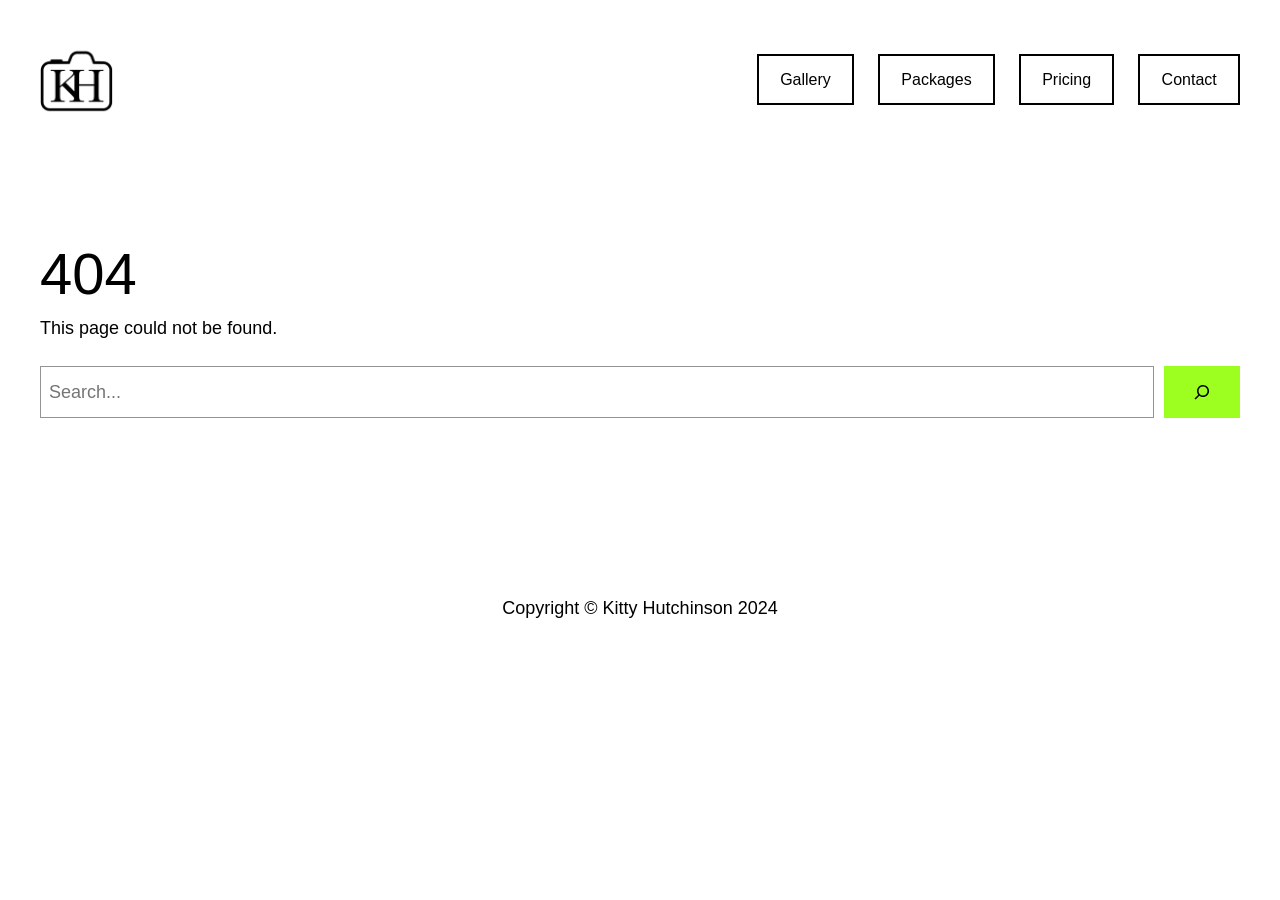
<file: 404/index.html>
<!DOCTYPE html>
<html lang="en-US">
<head>
	<meta charset="UTF-8">
	<meta name="viewport" content="width=device-width, initial-scale=1">
<meta name="robots" content="max-image-preview:large">
<title>Page not found &#8211; Kitty Hutchinson Photography</title>
<link rel="alternate" type="application/rss+xml" title="Kitty Hutchinson Photography &raquo; Feed" href="/feed/">
<link rel="alternate" type="application/rss+xml" title="Kitty Hutchinson Photography &raquo; Comments Feed" href="/comments/feed/">
<script>
window._wpemojiSettings = {"baseUrl":"https:\/\/s.w.org\/images\/core\/emoji\/15.0.3\/72x72\/","ext":".png","svgUrl":"https:\/\/s.w.org\/images\/core\/emoji\/15.0.3\/svg\/","svgExt":".svg","source":{"concatemoji":"\/wp-includes\/js\/wp-emoji-release.min.js?ver=6.6.2"}};
/*! This file is auto-generated */
!function(i,n){var o,s,e;function c(e){try{var t={supportTests:e,timestamp:(new Date).valueOf()};sessionStorage.setItem(o,JSON.stringify(t))}catch(e){}}function p(e,t,n){e.clearRect(0,0,e.canvas.width,e.canvas.height),e.fillText(t,0,0);var t=new Uint32Array(e.getImageData(0,0,e.canvas.width,e.canvas.height).data),r=(e.clearRect(0,0,e.canvas.width,e.canvas.height),e.fillText(n,0,0),new Uint32Array(e.getImageData(0,0,e.canvas.width,e.canvas.height).data));return t.every(function(e,t){return e===r[t]})}function u(e,t,n){switch(t){case"flag":return n(e,"🏳️‍⚧️","🏳️​⚧️")?!1:!n(e,"🇺🇳","🇺​🇳")&&!n(e,"🏴󠁧󠁢󠁥󠁮󠁧󠁿","🏴​󠁧​󠁢​󠁥​󠁮​󠁧​󠁿");case"emoji":return!n(e,"🐦‍⬛","🐦​⬛")}return!1}function f(e,t,n){var r="undefined"!=typeof WorkerGlobalScope&&self instanceof WorkerGlobalScope?new OffscreenCanvas(300,150):i.createElement("canvas"),a=r.getContext("2d",{willReadFrequently:!0}),o=(a.textBaseline="top",a.font="600 32px Arial",{});return e.forEach(function(e){o[e]=t(a,e,n)}),o}function t(e){var t=i.createElement("script");t.src=e,t.defer=!0,i.head.appendChild(t)}"undefined"!=typeof Promise&&(o="wpEmojiSettingsSupports",s=["flag","emoji"],n.supports={everything:!0,everythingExceptFlag:!0},e=new Promise(function(e){i.addEventListener("DOMContentLoaded",e,{once:!0})}),new Promise(function(t){var n=function(){try{var e=JSON.parse(sessionStorage.getItem(o));if("object"==typeof e&&"number"==typeof e.timestamp&&(new Date).valueOf()<e.timestamp+604800&&"object"==typeof e.supportTests)return e.supportTests}catch(e){}return null}();if(!n){if("undefined"!=typeof Worker&&"undefined"!=typeof OffscreenCanvas&&"undefined"!=typeof URL&&URL.createObjectURL&&"undefined"!=typeof Blob)try{var e="postMessage("+f.toString()+"("+[JSON.stringify(s),u.toString(),p.toString()].join(",")+"));",r=new Blob([e],{type:"text/javascript"}),a=new Worker(URL.createObjectURL(r),{name:"wpTestEmojiSupports"});return void(a.onmessage=function(e){c(n=e.data),a.terminate(),t(n)})}catch(e){}c(n=f(s,u,p))}t(n)}).then(function(e){for(var t in e)n.supports[t]=e[t],n.supports.everything=n.supports.everything&&n.supports[t],"flag"!==t&&(n.supports.everythingExceptFlag=n.supports.everythingExceptFlag&&n.supports[t]);n.supports.everythingExceptFlag=n.supports.everythingExceptFlag&&!n.supports.flag,n.DOMReady=!1,n.readyCallback=function(){n.DOMReady=!0}}).then(function(){return e}).then(function(){var e;n.supports.everything||(n.readyCallback(),(e=n.source||{}).concatemoji?t(e.concatemoji):e.wpemoji&&e.twemoji&&(t(e.twemoji),t(e.wpemoji)))}))}((window,document),window._wpemojiSettings);
</script>
<style id="wp-block-site-logo-inline-css">.wp-block-site-logo{box-sizing:border-box;line-height:0}.wp-block-site-logo a{display:inline-block;line-height:0}.wp-block-site-logo.is-default-size img{height:auto;width:120px}.wp-block-site-logo img{height:auto;max-width:100%}.wp-block-site-logo a,.wp-block-site-logo img{border-radius:inherit}.wp-block-site-logo.aligncenter{margin-left:auto;margin-right:auto;text-align:center}:root :where(.wp-block-site-logo.is-style-rounded){border-radius:9999px}</style>
<style id="wp-block-button-inline-css">.wp-block-button__link{box-sizing:border-box;cursor:pointer;display:inline-block;text-align:center;word-break:break-word}.wp-block-button__link.aligncenter{text-align:center}.wp-block-button__link.alignright{text-align:right}:where(.wp-block-button__link){border-radius:9999px;box-shadow:none;padding:calc(.667em + 2px) calc(1.333em + 2px);text-decoration:none}.wp-block-button[style*=text-decoration] .wp-block-button__link{text-decoration:inherit}.wp-block-buttons>.wp-block-button.has-custom-width{max-width:none}.wp-block-buttons>.wp-block-button.has-custom-width .wp-block-button__link{width:100%}.wp-block-buttons>.wp-block-button.has-custom-font-size .wp-block-button__link{font-size:inherit}.wp-block-buttons>.wp-block-button.wp-block-button__width-25{width:calc(25% - var(--wp--style--block-gap, .5em)*.75)}.wp-block-buttons>.wp-block-button.wp-block-button__width-50{width:calc(50% - var(--wp--style--block-gap, .5em)*.5)}.wp-block-buttons>.wp-block-button.wp-block-button__width-75{width:calc(75% - var(--wp--style--block-gap, .5em)*.25)}.wp-block-buttons>.wp-block-button.wp-block-button__width-100{flex-basis:100%;width:100%}.wp-block-buttons.is-vertical>.wp-block-button.wp-block-button__width-25{width:25%}.wp-block-buttons.is-vertical>.wp-block-button.wp-block-button__width-50{width:50%}.wp-block-buttons.is-vertical>.wp-block-button.wp-block-button__width-75{width:75%}.wp-block-button.is-style-squared,.wp-block-button__link.wp-block-button.is-style-squared{border-radius:0}.wp-block-button.no-border-radius,.wp-block-button__link.no-border-radius{border-radius:0!important}:root :where(.wp-block-button .wp-block-button__link.is-style-outline),:root :where(.wp-block-button.is-style-outline>.wp-block-button__link){border:2px solid;padding:.667em 1.333em}:root :where(.wp-block-button .wp-block-button__link.is-style-outline:not(.has-text-color)),:root :where(.wp-block-button.is-style-outline>.wp-block-button__link:not(.has-text-color)){color:currentColor}:root :where(.wp-block-button .wp-block-button__link.is-style-outline:not(.has-background)),:root :where(.wp-block-button.is-style-outline>.wp-block-button__link:not(.has-background)){background-color:initial;background-image:none}</style>
<style id="wp-block-buttons-inline-css">.wp-block-buttons.is-vertical{flex-direction:column}.wp-block-buttons.is-vertical>.wp-block-button:last-child{margin-bottom:0}.wp-block-buttons>.wp-block-button{display:inline-block;margin:0}.wp-block-buttons.is-content-justification-left{justify-content:flex-start}.wp-block-buttons.is-content-justification-left.is-vertical{align-items:flex-start}.wp-block-buttons.is-content-justification-center{justify-content:center}.wp-block-buttons.is-content-justification-center.is-vertical{align-items:center}.wp-block-buttons.is-content-justification-right{justify-content:flex-end}.wp-block-buttons.is-content-justification-right.is-vertical{align-items:flex-end}.wp-block-buttons.is-content-justification-space-between{justify-content:space-between}.wp-block-buttons.aligncenter{text-align:center}.wp-block-buttons:not(.is-content-justification-space-between,.is-content-justification-right,.is-content-justification-left,.is-content-justification-center) .wp-block-button.aligncenter{margin-left:auto;margin-right:auto;width:100%}.wp-block-buttons[style*=text-decoration] .wp-block-button,.wp-block-buttons[style*=text-decoration] .wp-block-button__link{text-decoration:inherit}.wp-block-buttons.has-custom-font-size .wp-block-button__link{font-size:inherit}.wp-block-button.aligncenter{text-align:center}</style>
<link rel="stylesheet" id="wp-block-navigation-css" href="/wp-includes/blocks/navigation/style.min.css?ver=6.6.2" media="all">
<style id="wp-block-group-inline-css">.wp-block-group{box-sizing:border-box}:where(.wp-block-group.wp-block-group-is-layout-constrained){position:relative}</style>
<style id="wp-block-spacer-inline-css">.wp-block-spacer{clear:both}</style>
<style id="wp-block-heading-inline-css">h1.has-background,h2.has-background,h3.has-background,h4.has-background,h5.has-background,h6.has-background{padding:1.25em 2.375em}h1.has-text-align-left[style*=writing-mode]:where([style*=vertical-lr]),h1.has-text-align-right[style*=writing-mode]:where([style*=vertical-rl]),h2.has-text-align-left[style*=writing-mode]:where([style*=vertical-lr]),h2.has-text-align-right[style*=writing-mode]:where([style*=vertical-rl]),h3.has-text-align-left[style*=writing-mode]:where([style*=vertical-lr]),h3.has-text-align-right[style*=writing-mode]:where([style*=vertical-rl]),h4.has-text-align-left[style*=writing-mode]:where([style*=vertical-lr]),h4.has-text-align-right[style*=writing-mode]:where([style*=vertical-rl]),h5.has-text-align-left[style*=writing-mode]:where([style*=vertical-lr]),h5.has-text-align-right[style*=writing-mode]:where([style*=vertical-rl]),h6.has-text-align-left[style*=writing-mode]:where([style*=vertical-lr]),h6.has-text-align-right[style*=writing-mode]:where([style*=vertical-rl]){rotate:180deg}</style>
<style id="wp-block-paragraph-inline-css">.is-small-text{font-size:.875em}.is-regular-text{font-size:1em}.is-large-text{font-size:2.25em}.is-larger-text{font-size:3em}.has-drop-cap:not(:focus):first-letter{float:left;font-size:8.4em;font-style:normal;font-weight:100;line-height:.68;margin:.05em .1em 0 0;text-transform:uppercase}body.rtl .has-drop-cap:not(:focus):first-letter{float:none;margin-left:.1em}p.has-drop-cap.has-background{overflow:hidden}:root :where(p.has-background){padding:1.25em 2.375em}:where(p.has-text-color:not(.has-link-color)) a{color:inherit}p.has-text-align-left[style*="writing-mode:vertical-lr"],p.has-text-align-right[style*="writing-mode:vertical-rl"]{rotate:180deg}</style>
<style id="wp-block-search-inline-css">.wp-block-search__button{margin-left:10px;word-break:normal}.wp-block-search__button.has-icon{line-height:0}.wp-block-search__button svg{height:1.25em;min-height:24px;min-width:24px;width:1.25em;fill:currentColor;vertical-align:text-bottom}:where(.wp-block-search__button){border:1px solid #ccc;padding:6px 10px}.wp-block-search__inside-wrapper{display:flex;flex:auto;flex-wrap:nowrap;max-width:100%}.wp-block-search__label{width:100%}.wp-block-search__input{appearance:none;border:1px solid #949494;flex-grow:1;margin-left:0;margin-right:0;min-width:3rem;padding:8px;text-decoration:unset!important}.wp-block-search.wp-block-search__button-only .wp-block-search__button{flex-shrink:0;margin-left:0;max-width:100%}.wp-block-search.wp-block-search__button-only .wp-block-search__button[aria-expanded=true]{max-width:calc(100% - 100px)}.wp-block-search.wp-block-search__button-only .wp-block-search__inside-wrapper{min-width:0!important;transition-property:width}.wp-block-search.wp-block-search__button-only .wp-block-search__input{flex-basis:100%;transition-duration:.3s}.wp-block-search.wp-block-search__button-only.wp-block-search__searchfield-hidden,.wp-block-search.wp-block-search__button-only.wp-block-search__searchfield-hidden .wp-block-search__inside-wrapper{overflow:hidden}.wp-block-search.wp-block-search__button-only.wp-block-search__searchfield-hidden .wp-block-search__input{border-left-width:0!important;border-right-width:0!important;flex-basis:0;flex-grow:0;margin:0;min-width:0!important;padding-left:0!important;padding-right:0!important;width:0!important}:where(.wp-block-search__input){font-family:inherit;font-size:inherit;font-style:inherit;font-weight:inherit;letter-spacing:inherit;line-height:inherit;text-transform:inherit}:where(.wp-block-search__button-inside .wp-block-search__inside-wrapper){border:1px solid #949494;box-sizing:border-box;padding:4px}:where(.wp-block-search__button-inside .wp-block-search__inside-wrapper) .wp-block-search__input{border:none;border-radius:0;padding:0 4px}:where(.wp-block-search__button-inside .wp-block-search__inside-wrapper) .wp-block-search__input:focus{outline:none}:where(.wp-block-search__button-inside .wp-block-search__inside-wrapper) :where(.wp-block-search__button){padding:4px 8px}.wp-block-search.aligncenter .wp-block-search__inside-wrapper{margin:auto}.wp-block[data-align=right] .wp-block-search.wp-block-search__button-only .wp-block-search__inside-wrapper{float:right}</style>
<style id="wp-block-library-inline-css">:root{--wp-admin-theme-color:#007cba;--wp-admin-theme-color--rgb:0,124,186;--wp-admin-theme-color-darker-10:#006ba1;--wp-admin-theme-color-darker-10--rgb:0,107,161;--wp-admin-theme-color-darker-20:#005a87;--wp-admin-theme-color-darker-20--rgb:0,90,135;--wp-admin-border-width-focus:2px;--wp-block-synced-color:#7a00df;--wp-block-synced-color--rgb:122,0,223;--wp-bound-block-color:var(--wp-block-synced-color)}@media (min-resolution:192dpi){:root{--wp-admin-border-width-focus:1.5px}}.wp-element-button{cursor:pointer}:root{--wp--preset--font-size--normal:16px;--wp--preset--font-size--huge:42px}:root .has-very-light-gray-background-color{background-color:#eee}:root .has-very-dark-gray-background-color{background-color:#313131}:root .has-very-light-gray-color{color:#eee}:root .has-very-dark-gray-color{color:#313131}:root .has-vivid-green-cyan-to-vivid-cyan-blue-gradient-background{background:linear-gradient(135deg,#00d084,#0693e3)}:root .has-purple-crush-gradient-background{background:linear-gradient(135deg,#34e2e4,#4721fb 50%,#ab1dfe)}:root .has-hazy-dawn-gradient-background{background:linear-gradient(135deg,#faaca8,#dad0ec)}:root .has-subdued-olive-gradient-background{background:linear-gradient(135deg,#fafae1,#67a671)}:root .has-atomic-cream-gradient-background{background:linear-gradient(135deg,#fdd79a,#004a59)}:root .has-nightshade-gradient-background{background:linear-gradient(135deg,#330968,#31cdcf)}:root .has-midnight-gradient-background{background:linear-gradient(135deg,#020381,#2874fc)}.has-regular-font-size{font-size:1em}.has-larger-font-size{font-size:2.625em}.has-normal-font-size{font-size:var(--wp--preset--font-size--normal)}.has-huge-font-size{font-size:var(--wp--preset--font-size--huge)}.has-text-align-center{text-align:center}.has-text-align-left{text-align:left}.has-text-align-right{text-align:right}#end-resizable-editor-section{display:none}.aligncenter{clear:both}.items-justified-left{justify-content:flex-start}.items-justified-center{justify-content:center}.items-justified-right{justify-content:flex-end}.items-justified-space-between{justify-content:space-between}.screen-reader-text{border:0;clip:rect(1px,1px,1px,1px);clip-path:inset(50%);height:1px;margin:-1px;overflow:hidden;padding:0;position:absolute;width:1px;word-wrap:normal!important}.screen-reader-text:focus{background-color:#ddd;clip:auto!important;clip-path:none;color:#444;display:block;font-size:1em;height:auto;left:5px;line-height:normal;padding:15px 23px 14px;text-decoration:none;top:5px;width:auto;z-index:100000}html :where(.has-border-color){border-style:solid}html :where([style*=border-top-color]){border-top-style:solid}html :where([style*=border-right-color]){border-right-style:solid}html :where([style*=border-bottom-color]){border-bottom-style:solid}html :where([style*=border-left-color]){border-left-style:solid}html :where([style*=border-width]){border-style:solid}html :where([style*=border-top-width]){border-top-style:solid}html :where([style*=border-right-width]){border-right-style:solid}html :where([style*=border-bottom-width]){border-bottom-style:solid}html :where([style*=border-left-width]){border-left-style:solid}html :where(img[class*=wp-image-]){height:auto;max-width:100%}:where(figure){margin:0 0 1em}html :where(.is-position-sticky){--wp-admin--admin-bar--position-offset:var(--wp-admin--admin-bar--height,0px)}@media screen and (max-width:600px){html :where(.is-position-sticky){--wp-admin--admin-bar--position-offset:0px}}</style>
<style id="global-styles-inline-css">:root{--wp--preset--aspect-ratio--square: 1;--wp--preset--aspect-ratio--4-3: 4/3;--wp--preset--aspect-ratio--3-4: 3/4;--wp--preset--aspect-ratio--3-2: 3/2;--wp--preset--aspect-ratio--2-3: 2/3;--wp--preset--aspect-ratio--16-9: 16/9;--wp--preset--aspect-ratio--9-16: 9/16;--wp--preset--color--black: #000000;--wp--preset--color--cyan-bluish-gray: #abb8c3;--wp--preset--color--white: #ffffff;--wp--preset--color--pale-pink: #f78da7;--wp--preset--color--vivid-red: #cf2e2e;--wp--preset--color--luminous-vivid-orange: #ff6900;--wp--preset--color--luminous-vivid-amber: #fcb900;--wp--preset--color--light-green-cyan: #7bdcb5;--wp--preset--color--vivid-green-cyan: #00d084;--wp--preset--color--pale-cyan-blue: #8ed1fc;--wp--preset--color--vivid-cyan-blue: #0693e3;--wp--preset--color--vivid-purple: #9b51e0;--wp--preset--color--base: #ffffff;--wp--preset--color--contrast: #000000;--wp--preset--color--primary: #9DFF20;--wp--preset--color--secondary: #345C00;--wp--preset--color--tertiary: #F6F6F6;--wp--preset--gradient--vivid-cyan-blue-to-vivid-purple: linear-gradient(135deg,rgba(6,147,227,1) 0%,rgb(155,81,224) 100%);--wp--preset--gradient--light-green-cyan-to-vivid-green-cyan: linear-gradient(135deg,rgb(122,220,180) 0%,rgb(0,208,130) 100%);--wp--preset--gradient--luminous-vivid-amber-to-luminous-vivid-orange: linear-gradient(135deg,rgba(252,185,0,1) 0%,rgba(255,105,0,1) 100%);--wp--preset--gradient--luminous-vivid-orange-to-vivid-red: linear-gradient(135deg,rgba(255,105,0,1) 0%,rgb(207,46,46) 100%);--wp--preset--gradient--very-light-gray-to-cyan-bluish-gray: linear-gradient(135deg,rgb(238,238,238) 0%,rgb(169,184,195) 100%);--wp--preset--gradient--cool-to-warm-spectrum: linear-gradient(135deg,rgb(74,234,220) 0%,rgb(151,120,209) 20%,rgb(207,42,186) 40%,rgb(238,44,130) 60%,rgb(251,105,98) 80%,rgb(254,248,76) 100%);--wp--preset--gradient--blush-light-purple: linear-gradient(135deg,rgb(255,206,236) 0%,rgb(152,150,240) 100%);--wp--preset--gradient--blush-bordeaux: linear-gradient(135deg,rgb(254,205,165) 0%,rgb(254,45,45) 50%,rgb(107,0,62) 100%);--wp--preset--gradient--luminous-dusk: linear-gradient(135deg,rgb(255,203,112) 0%,rgb(199,81,192) 50%,rgb(65,88,208) 100%);--wp--preset--gradient--pale-ocean: linear-gradient(135deg,rgb(255,245,203) 0%,rgb(182,227,212) 50%,rgb(51,167,181) 100%);--wp--preset--gradient--electric-grass: linear-gradient(135deg,rgb(202,248,128) 0%,rgb(113,206,126) 100%);--wp--preset--gradient--midnight: linear-gradient(135deg,rgb(2,3,129) 0%,rgb(40,116,252) 100%);--wp--preset--font-size--small: clamp(0.875rem, 0.875rem + ((1vw - 0.2rem) * 0.227), 1rem);--wp--preset--font-size--medium: clamp(1rem, 1rem + ((1vw - 0.2rem) * 0.227), 1.125rem);--wp--preset--font-size--large: clamp(1.75rem, 1.75rem + ((1vw - 0.2rem) * 0.227), 1.875rem);--wp--preset--font-size--x-large: 2.25rem;--wp--preset--font-size--xx-large: clamp(6.1rem, 6.1rem + ((1vw - 0.2rem) * 7.091), 10rem);--wp--preset--font-family--dm-sans: "DM Sans", sans-serif;--wp--preset--font-family--ibm-plex-mono: 'IBM Plex Mono', monospace;--wp--preset--font-family--inter: "Inter", sans-serif;--wp--preset--font-family--system-font: -apple-system,BlinkMacSystemFont,"Segoe UI",Roboto,Oxygen-Sans,Ubuntu,Cantarell,"Helvetica Neue",sans-serif;--wp--preset--font-family--source-serif-pro: "Source Serif Pro", serif;--wp--preset--spacing--20: 0.44rem;--wp--preset--spacing--30: clamp(1.5rem, 5vw, 2rem);--wp--preset--spacing--40: clamp(1.8rem, 1.8rem + ((1vw - 0.48rem) * 2.885), 3rem);--wp--preset--spacing--50: clamp(2.5rem, 8vw, 4.5rem);--wp--preset--spacing--60: clamp(3.75rem, 10vw, 7rem);--wp--preset--spacing--70: clamp(5rem, 5.25rem + ((1vw - 0.48rem) * 9.096), 8rem);--wp--preset--spacing--80: clamp(7rem, 14vw, 11rem);--wp--preset--shadow--natural: 6px 6px 9px rgba(0, 0, 0, 0.2);--wp--preset--shadow--deep: 12px 12px 50px rgba(0, 0, 0, 0.4);--wp--preset--shadow--sharp: 6px 6px 0px rgba(0, 0, 0, 0.2);--wp--preset--shadow--outlined: 6px 6px 0px -3px rgba(255, 255, 255, 1), 6px 6px rgba(0, 0, 0, 1);--wp--preset--shadow--crisp: 6px 6px 0px rgba(0, 0, 0, 1);}:root { --wp--style--global--content-size: 650px;--wp--style--global--wide-size: 1200px; }:where(body) { margin: 0; }.wp-site-blocks { padding-top: var(--wp--style--root--padding-top); padding-bottom: var(--wp--style--root--padding-bottom); }.has-global-padding { padding-right: var(--wp--style--root--padding-right); padding-left: var(--wp--style--root--padding-left); }.has-global-padding > .alignfull { margin-right: calc(var(--wp--style--root--padding-right) * -1); margin-left: calc(var(--wp--style--root--padding-left) * -1); }.has-global-padding :where(:not(.alignfull.is-layout-flow) > .has-global-padding:not(.wp-block-block, .alignfull)) { padding-right: 0; padding-left: 0; }.has-global-padding :where(:not(.alignfull.is-layout-flow) > .has-global-padding:not(.wp-block-block, .alignfull)) > .alignfull { margin-left: 0; margin-right: 0; }.wp-site-blocks > .alignleft { float: left; margin-right: 2em; }.wp-site-blocks > .alignright { float: right; margin-left: 2em; }.wp-site-blocks > .aligncenter { justify-content: center; margin-left: auto; margin-right: auto; }:where(.wp-site-blocks) > * { margin-block-start: 1.5rem; margin-block-end: 0; }:where(.wp-site-blocks) > :first-child { margin-block-start: 0; }:where(.wp-site-blocks) > :last-child { margin-block-end: 0; }:root { --wp--style--block-gap: 1.5rem; }:root :where(.is-layout-flow) > :first-child{margin-block-start: 0;}:root :where(.is-layout-flow) > :last-child{margin-block-end: 0;}:root :where(.is-layout-flow) > *{margin-block-start: 1.5rem;margin-block-end: 0;}:root :where(.is-layout-constrained) > :first-child{margin-block-start: 0;}:root :where(.is-layout-constrained) > :last-child{margin-block-end: 0;}:root :where(.is-layout-constrained) > *{margin-block-start: 1.5rem;margin-block-end: 0;}:root :where(.is-layout-flex){gap: 1.5rem;}:root :where(.is-layout-grid){gap: 1.5rem;}.is-layout-flow > .alignleft{float: left;margin-inline-start: 0;margin-inline-end: 2em;}.is-layout-flow > .alignright{float: right;margin-inline-start: 2em;margin-inline-end: 0;}.is-layout-flow > .aligncenter{margin-left: auto !important;margin-right: auto !important;}.is-layout-constrained > .alignleft{float: left;margin-inline-start: 0;margin-inline-end: 2em;}.is-layout-constrained > .alignright{float: right;margin-inline-start: 2em;margin-inline-end: 0;}.is-layout-constrained > .aligncenter{margin-left: auto !important;margin-right: auto !important;}.is-layout-constrained > :where(:not(.alignleft):not(.alignright):not(.alignfull)){max-width: var(--wp--style--global--content-size);margin-left: auto !important;margin-right: auto !important;}.is-layout-constrained > .alignwide{max-width: var(--wp--style--global--wide-size);}body .is-layout-flex{display: flex;}.is-layout-flex{flex-wrap: wrap;align-items: center;}.is-layout-flex > :is(*, div){margin: 0;}body .is-layout-grid{display: grid;}.is-layout-grid > :is(*, div){margin: 0;}body{background-color: var(--wp--preset--color--base);color: var(--wp--preset--color--contrast);font-family: var(--wp--preset--font-family--system-font);font-size: var(--wp--preset--font-size--medium);line-height: 1.6;--wp--style--root--padding-top: var(--wp--preset--spacing--40);--wp--style--root--padding-right: var(--wp--preset--spacing--30);--wp--style--root--padding-bottom: var(--wp--preset--spacing--40);--wp--style--root--padding-left: var(--wp--preset--spacing--30);}a:where(:not(.wp-element-button)){color: var(--wp--preset--color--contrast);text-decoration: underline;}:root :where(a:where(:not(.wp-element-button)):hover){text-decoration: none;}:root :where(a:where(:not(.wp-element-button)):focus){text-decoration: underline dashed;}:root :where(a:where(:not(.wp-element-button)):active){color: var(--wp--preset--color--secondary);text-decoration: none;}h1, h2, h3, h4, h5, h6{font-weight: 400;line-height: 1.4;}h1{font-size: clamp(2.032rem, 2.032rem + ((1vw - 0.2rem) * 2.896), 3.625rem);line-height: 1.2;}h2{font-size: clamp(2.625rem, calc(2.625rem + ((1vw - 0.48rem) * 8.4135)), 3.25rem);line-height: 1.2;}h3{font-size: var(--wp--preset--font-size--x-large);}h4{font-size: var(--wp--preset--font-size--large);}h5{font-size: var(--wp--preset--font-size--medium);font-weight: 700;text-transform: uppercase;}h6{font-size: var(--wp--preset--font-size--medium);text-transform: uppercase;}:root :where(.wp-element-button, .wp-block-button__link){background-color: var(--wp--preset--color--primary);border-radius: 0;border-width: 0;color: var(--wp--preset--color--contrast);font-family: inherit;font-size: inherit;line-height: inherit;padding: calc(0.667em + 2px) calc(1.333em + 2px);text-decoration: none;}:root :where(.wp-element-button:visited, .wp-block-button__link:visited){color: var(--wp--preset--color--contrast);}:root :where(.wp-element-button:hover, .wp-block-button__link:hover){background-color: var(--wp--preset--color--contrast);color: var(--wp--preset--color--base);}:root :where(.wp-element-button:focus, .wp-block-button__link:focus){background-color: var(--wp--preset--color--contrast);color: var(--wp--preset--color--base);}:root :where(.wp-element-button:active, .wp-block-button__link:active){background-color: var(--wp--preset--color--secondary);color: var(--wp--preset--color--base);}.has-black-color{color: var(--wp--preset--color--black) !important;}.has-cyan-bluish-gray-color{color: var(--wp--preset--color--cyan-bluish-gray) !important;}.has-white-color{color: var(--wp--preset--color--white) !important;}.has-pale-pink-color{color: var(--wp--preset--color--pale-pink) !important;}.has-vivid-red-color{color: var(--wp--preset--color--vivid-red) !important;}.has-luminous-vivid-orange-color{color: var(--wp--preset--color--luminous-vivid-orange) !important;}.has-luminous-vivid-amber-color{color: var(--wp--preset--color--luminous-vivid-amber) !important;}.has-light-green-cyan-color{color: var(--wp--preset--color--light-green-cyan) !important;}.has-vivid-green-cyan-color{color: var(--wp--preset--color--vivid-green-cyan) !important;}.has-pale-cyan-blue-color{color: var(--wp--preset--color--pale-cyan-blue) !important;}.has-vivid-cyan-blue-color{color: var(--wp--preset--color--vivid-cyan-blue) !important;}.has-vivid-purple-color{color: var(--wp--preset--color--vivid-purple) !important;}.has-base-color{color: var(--wp--preset--color--base) !important;}.has-contrast-color{color: var(--wp--preset--color--contrast) !important;}.has-primary-color{color: var(--wp--preset--color--primary) !important;}.has-secondary-color{color: var(--wp--preset--color--secondary) !important;}.has-tertiary-color{color: var(--wp--preset--color--tertiary) !important;}.has-black-background-color{background-color: var(--wp--preset--color--black) !important;}.has-cyan-bluish-gray-background-color{background-color: var(--wp--preset--color--cyan-bluish-gray) !important;}.has-white-background-color{background-color: var(--wp--preset--color--white) !important;}.has-pale-pink-background-color{background-color: var(--wp--preset--color--pale-pink) !important;}.has-vivid-red-background-color{background-color: var(--wp--preset--color--vivid-red) !important;}.has-luminous-vivid-orange-background-color{background-color: var(--wp--preset--color--luminous-vivid-orange) !important;}.has-luminous-vivid-amber-background-color{background-color: var(--wp--preset--color--luminous-vivid-amber) !important;}.has-light-green-cyan-background-color{background-color: var(--wp--preset--color--light-green-cyan) !important;}.has-vivid-green-cyan-background-color{background-color: var(--wp--preset--color--vivid-green-cyan) !important;}.has-pale-cyan-blue-background-color{background-color: var(--wp--preset--color--pale-cyan-blue) !important;}.has-vivid-cyan-blue-background-color{background-color: var(--wp--preset--color--vivid-cyan-blue) !important;}.has-vivid-purple-background-color{background-color: var(--wp--preset--color--vivid-purple) !important;}.has-base-background-color{background-color: var(--wp--preset--color--base) !important;}.has-contrast-background-color{background-color: var(--wp--preset--color--contrast) !important;}.has-primary-background-color{background-color: var(--wp--preset--color--primary) !important;}.has-secondary-background-color{background-color: var(--wp--preset--color--secondary) !important;}.has-tertiary-background-color{background-color: var(--wp--preset--color--tertiary) !important;}.has-black-border-color{border-color: var(--wp--preset--color--black) !important;}.has-cyan-bluish-gray-border-color{border-color: var(--wp--preset--color--cyan-bluish-gray) !important;}.has-white-border-color{border-color: var(--wp--preset--color--white) !important;}.has-pale-pink-border-color{border-color: var(--wp--preset--color--pale-pink) !important;}.has-vivid-red-border-color{border-color: var(--wp--preset--color--vivid-red) !important;}.has-luminous-vivid-orange-border-color{border-color: var(--wp--preset--color--luminous-vivid-orange) !important;}.has-luminous-vivid-amber-border-color{border-color: var(--wp--preset--color--luminous-vivid-amber) !important;}.has-light-green-cyan-border-color{border-color: var(--wp--preset--color--light-green-cyan) !important;}.has-vivid-green-cyan-border-color{border-color: var(--wp--preset--color--vivid-green-cyan) !important;}.has-pale-cyan-blue-border-color{border-color: var(--wp--preset--color--pale-cyan-blue) !important;}.has-vivid-cyan-blue-border-color{border-color: var(--wp--preset--color--vivid-cyan-blue) !important;}.has-vivid-purple-border-color{border-color: var(--wp--preset--color--vivid-purple) !important;}.has-base-border-color{border-color: var(--wp--preset--color--base) !important;}.has-contrast-border-color{border-color: var(--wp--preset--color--contrast) !important;}.has-primary-border-color{border-color: var(--wp--preset--color--primary) !important;}.has-secondary-border-color{border-color: var(--wp--preset--color--secondary) !important;}.has-tertiary-border-color{border-color: var(--wp--preset--color--tertiary) !important;}.has-vivid-cyan-blue-to-vivid-purple-gradient-background{background: var(--wp--preset--gradient--vivid-cyan-blue-to-vivid-purple) !important;}.has-light-green-cyan-to-vivid-green-cyan-gradient-background{background: var(--wp--preset--gradient--light-green-cyan-to-vivid-green-cyan) !important;}.has-luminous-vivid-amber-to-luminous-vivid-orange-gradient-background{background: var(--wp--preset--gradient--luminous-vivid-amber-to-luminous-vivid-orange) !important;}.has-luminous-vivid-orange-to-vivid-red-gradient-background{background: var(--wp--preset--gradient--luminous-vivid-orange-to-vivid-red) !important;}.has-very-light-gray-to-cyan-bluish-gray-gradient-background{background: var(--wp--preset--gradient--very-light-gray-to-cyan-bluish-gray) !important;}.has-cool-to-warm-spectrum-gradient-background{background: var(--wp--preset--gradient--cool-to-warm-spectrum) !important;}.has-blush-light-purple-gradient-background{background: var(--wp--preset--gradient--blush-light-purple) !important;}.has-blush-bordeaux-gradient-background{background: var(--wp--preset--gradient--blush-bordeaux) !important;}.has-luminous-dusk-gradient-background{background: var(--wp--preset--gradient--luminous-dusk) !important;}.has-pale-ocean-gradient-background{background: var(--wp--preset--gradient--pale-ocean) !important;}.has-electric-grass-gradient-background{background: var(--wp--preset--gradient--electric-grass) !important;}.has-midnight-gradient-background{background: var(--wp--preset--gradient--midnight) !important;}.has-small-font-size{font-size: var(--wp--preset--font-size--small) !important;}.has-medium-font-size{font-size: var(--wp--preset--font-size--medium) !important;}.has-large-font-size{font-size: var(--wp--preset--font-size--large) !important;}.has-x-large-font-size{font-size: var(--wp--preset--font-size--x-large) !important;}.has-xx-large-font-size{font-size: var(--wp--preset--font-size--xx-large) !important;}.has-dm-sans-font-family{font-family: var(--wp--preset--font-family--dm-sans) !important;}.has-ibm-plex-mono-font-family{font-family: var(--wp--preset--font-family--ibm-plex-mono) !important;}.has-inter-font-family{font-family: var(--wp--preset--font-family--inter) !important;}.has-system-font-font-family{font-family: var(--wp--preset--font-family--system-font) !important;}.has-source-serif-pro-font-family{font-family: var(--wp--preset--font-family--source-serif-pro) !important;}
:root :where(.wp-block-navigation){font-size: var(--wp--preset--font-size--small);}
:root :where(.wp-block-navigation a:where(:not(.wp-element-button))){text-decoration: none;}
:root :where(.wp-block-navigation a:where(:not(.wp-element-button)):hover){text-decoration: underline;}
:root :where(.wp-block-navigation a:where(:not(.wp-element-button)):focus){text-decoration: underline dashed;}
:root :where(.wp-block-navigation a:where(:not(.wp-element-button)):active){text-decoration: none;}
:root :where(.wp-block-separator){}:root :where(.wp-block-separator:not(.is-style-wide):not(.is-style-dots):not(.alignwide):not(.alignfull)){width: 100px}</style>
<style id="block-style-variation-styles-inline-css">:root :where(.wp-block-button.is-style-outline--ebbee8327495dc1176a75ecf7ef5e8e3 .wp-block-button__link){background: transparent none;border-color: currentColor;border-width: 2px;border-style: solid;color: currentColor;padding-top: 0.667em;padding-right: 1.33em;padding-bottom: 0.667em;padding-left: 1.33em;}
:root :where(.wp-block-button.is-style-outline--4be9f5ff489f69e247ff73eacdecbf59 .wp-block-button__link){background: transparent none;border-color: currentColor;border-width: 2px;border-style: solid;color: currentColor;padding-top: 0.667em;padding-right: 1.33em;padding-bottom: 0.667em;padding-left: 1.33em;}
:root :where(.wp-block-button.is-style-outline--2c9f612fecab549d270277b110e76f4d .wp-block-button__link){background: transparent none;border-color: currentColor;border-width: 2px;border-style: solid;color: currentColor;padding-top: 0.667em;padding-right: 1.33em;padding-bottom: 0.667em;padding-left: 1.33em;}
:root :where(.wp-block-button.is-style-outline--42374c0861447854718e69fc256159c8 .wp-block-button__link){background: transparent none;border-color: currentColor;border-width: 2px;border-style: solid;color: currentColor;padding-top: 0.667em;padding-right: 1.33em;padding-bottom: 0.667em;padding-left: 1.33em;}</style>
<style id="wp-emoji-styles-inline-css">img.wp-smiley, img.emoji {
		display: inline !important;
		border: none !important;
		box-shadow: none !important;
		height: 1em !important;
		width: 1em !important;
		margin: 0 0.07em !important;
		vertical-align: -0.1em !important;
		background: none !important;
		padding: 0 !important;
	}</style>
<style id="core-block-supports-inline-css">.wp-container-core-navigation-is-layout-1{justify-content:flex-end;}.wp-container-core-group-is-layout-1{justify-content:flex-start;}.wp-container-core-group-is-layout-2{justify-content:space-between;}</style>
<style id="wp-block-template-skip-link-inline-css">.skip-link.screen-reader-text {
			border: 0;
			clip: rect(1px,1px,1px,1px);
			clip-path: inset(50%);
			height: 1px;
			margin: -1px;
			overflow: hidden;
			padding: 0;
			position: absolute !important;
			width: 1px;
			word-wrap: normal !important;
		}

		.skip-link.screen-reader-text:focus {
			background-color: #eee;
			clip: auto !important;
			clip-path: none;
			color: #444;
			display: block;
			font-size: 1em;
			height: auto;
			left: 5px;
			line-height: normal;
			padding: 15px 23px 14px;
			text-decoration: none;
			top: 5px;
			width: auto;
			z-index: 100000;
		}</style>
<link rel="https://api.w.org/" href="/wp-json/">
<link rel="EditURI" type="application/rsd+xml" title="RSD" href="/xmlrpc.php?rsd">
<meta name="generator" content="WordPress 6.6.2">
<script id="wp-load-polyfill-importmap">
( HTMLScriptElement.supports && HTMLScriptElement.supports("importmap") ) || document.write( '<script src="/wp-includes/js/dist/vendor/wp-polyfill-importmap.min.js?ver=1.8.2"><\/scr' + 'ipt>' );
</script>
<script type="importmap" id="wp-importmap">{"imports":{"@wordpress\/interactivity":"\/wp-includes\/js\/dist\/interactivity.min.js?ver=6.6.2"}}</script>
<script type="module" src="/wp-includes/blocks/navigation/view.min.js?ver=6.6.2" id="@wordpress/block-library/navigation-js-module"></script>
<link rel="modulepreload" href="/wp-includes/js/dist/interactivity.min.js?ver=6.6.2" id="@wordpress/interactivity-js-modulepreload">
<style id="wp-fonts-local">@font-face{font-family:"DM Sans";font-style:normal;font-weight:400;font-display:fallback;src:url('/wp-content/themes/twentytwentythree/assets/fonts/dm-sans/DMSans-Regular.woff2') format('woff2');font-stretch:normal;}
@font-face{font-family:"DM Sans";font-style:italic;font-weight:400;font-display:fallback;src:url('/wp-content/themes/twentytwentythree/assets/fonts/dm-sans/DMSans-Regular-Italic.woff2') format('woff2');font-stretch:normal;}
@font-face{font-family:"DM Sans";font-style:normal;font-weight:700;font-display:fallback;src:url('/wp-content/themes/twentytwentythree/assets/fonts/dm-sans/DMSans-Bold.woff2') format('woff2');font-stretch:normal;}
@font-face{font-family:"DM Sans";font-style:italic;font-weight:700;font-display:fallback;src:url('/wp-content/themes/twentytwentythree/assets/fonts/dm-sans/DMSans-Bold-Italic.woff2') format('woff2');font-stretch:normal;}
@font-face{font-family:"IBM Plex Mono";font-style:normal;font-weight:300;font-display:block;src:url('/wp-content/themes/twentytwentythree/assets/fonts/ibm-plex-mono/IBMPlexMono-Light.woff2') format('woff2');font-stretch:normal;}
@font-face{font-family:"IBM Plex Mono";font-style:normal;font-weight:400;font-display:block;src:url('/wp-content/themes/twentytwentythree/assets/fonts/ibm-plex-mono/IBMPlexMono-Regular.woff2') format('woff2');font-stretch:normal;}
@font-face{font-family:"IBM Plex Mono";font-style:italic;font-weight:400;font-display:block;src:url('/wp-content/themes/twentytwentythree/assets/fonts/ibm-plex-mono/IBMPlexMono-Italic.woff2') format('woff2');font-stretch:normal;}
@font-face{font-family:"IBM Plex Mono";font-style:normal;font-weight:700;font-display:block;src:url('/wp-content/themes/twentytwentythree/assets/fonts/ibm-plex-mono/IBMPlexMono-Bold.woff2') format('woff2');font-stretch:normal;}
@font-face{font-family:Inter;font-style:normal;font-weight:200 900;font-display:fallback;src:url('/wp-content/themes/twentytwentythree/assets/fonts/inter/Inter-VariableFont_slnt,wght.ttf') format('truetype');font-stretch:normal;}
@font-face{font-family:"Source Serif Pro";font-style:normal;font-weight:200 900;font-display:fallback;src:url('/wp-content/themes/twentytwentythree/assets/fonts/source-serif-pro/SourceSerif4Variable-Roman.ttf.woff2') format('woff2');font-stretch:normal;}
@font-face{font-family:"Source Serif Pro";font-style:italic;font-weight:200 900;font-display:fallback;src:url('/wp-content/themes/twentytwentythree/assets/fonts/source-serif-pro/SourceSerif4Variable-Italic.ttf.woff2') format('woff2');font-stretch:normal;}</style>
<style id="uagb-style-conditional-extension">@media (min-width: 1025px){body .uag-hide-desktop.uagb-google-map__wrap,body .uag-hide-desktop{display:none !important}}@media (min-width: 768px) and (max-width: 1024px){body .uag-hide-tab.uagb-google-map__wrap,body .uag-hide-tab{display:none !important}}@media (max-width: 767px){body .uag-hide-mob.uagb-google-map__wrap,body .uag-hide-mob{display:none !important}}</style>
<style id="uagb-style-frontend-0">.uag-blocks-common-selector{z-index:var(--z-index-desktop) !important}@media (max-width: 976px){.uag-blocks-common-selector{z-index:var(--z-index-tablet) !important}}@media (max-width: 767px){.uag-blocks-common-selector{z-index:var(--z-index-mobile) !important}}</style>
<link rel="icon" href="/wp-content/uploads/2024/10/Untitled-27-October-2024-at-17.49.41-1-150x150.png" sizes="32x32">
<link rel="icon" href="/wp-content/uploads/2024/10/Untitled-27-October-2024-at-17.49.41-1.png" sizes="192x192">
<link rel="apple-touch-icon" href="/wp-content/uploads/2024/10/Untitled-27-October-2024-at-17.49.41-1.png">
<meta name="msapplication-TileImage" content="/wp-content/uploads/2024/10/Untitled-27-October-2024-at-17.49.41-1.png">
</head>

<body class="error404 wp-custom-logo wp-embed-responsive">

<div class="wp-site-blocks">
<header class="wp-block-template-part">
<div class="wp-block-group has-global-padding is-layout-constrained wp-block-group-is-layout-constrained">
<div class="wp-block-group alignwide is-content-justification-space-between is-layout-flex wp-container-core-group-is-layout-2 wp-block-group-is-layout-flex" style="padding-bottom:var(--wp--preset--spacing--40)">
<div class="wp-block-site-logo"><a href="/" class="custom-logo-link" rel="home"><img width="73" height="71" src="/wp-content/uploads/2024/10/Untitled-27-October-2024-at-17.49.41-1.png" class="custom-logo" alt="Kitty Hutchinson Photography" decoding="async" srcset="/wp-content/uploads/2024/10/Untitled-27-October-2024-at-17.49.41-1.png 1089w, /wp-content/uploads/2024/10/Untitled-27-October-2024-at-17.49.41-1-300x295.png 300w, /wp-content/uploads/2024/10/Untitled-27-October-2024-at-17.49.41-1-1024x1006.png 1024w, /wp-content/uploads/2024/10/Untitled-27-October-2024-at-17.49.41-1-768x755.png 768w" sizes="(max-width: 73px) 100vw, 73px"></a></div>


<div class="wp-block-group is-content-justification-left is-layout-flex wp-container-core-group-is-layout-1 wp-block-group-is-layout-flex"><nav class="is-responsive items-justified-right wp-block-navigation is-content-justification-right is-layout-flex wp-container-core-navigation-is-layout-1 wp-block-navigation-is-layout-flex" aria-label="Navigation" data-wp-interactive="core/navigation" data-wp-context='{"overlayOpenedBy":{"click":false,"hover":false,"focus":false},"type":"overlay","roleAttribute":"","ariaLabel":"Menu"}'><button aria-haspopup="dialog" aria-label="Open menu" class="wp-block-navigation__responsive-container-open " data-wp-on-async--click="actions.openMenuOnClick" data-wp-on--keydown="actions.handleMenuKeydown"><svg width="24" height="24" xmlns="http://www.w3.org/2000/svg" viewbox="0 0 24 24" aria-hidden="true" focusable="false"><rect x="4" y="7.5" width="16" height="1.5"></rect><rect x="4" y="15" width="16" height="1.5"></rect></svg></button>
				<div class="wp-block-navigation__responsive-container  " id="modal-1" data-wp-class--has-modal-open="state.isMenuOpen" data-wp-class--is-menu-open="state.isMenuOpen" data-wp-watch="callbacks.initMenu" data-wp-on--keydown="actions.handleMenuKeydown" data-wp-on-async--focusout="actions.handleMenuFocusout" tabindex="-1">
					<div class="wp-block-navigation__responsive-close" tabindex="-1">
						<div class="wp-block-navigation__responsive-dialog" data-wp-bind--aria-modal="state.ariaModal" data-wp-bind--aria-label="state.ariaLabel" data-wp-bind--role="state.roleAttribute">
							<button aria-label="Close menu" class="wp-block-navigation__responsive-container-close" data-wp-on-async--click="actions.closeMenuOnClick"><svg xmlns="http://www.w3.org/2000/svg" viewbox="0 0 24 24" width="24" height="24" aria-hidden="true" focusable="false"><path d="M13 11.8l6.1-6.3-1-1-6.1 6.2-6.1-6.2-1 1 6.1 6.3-6.5 6.7 1 1 6.5-6.6 6.5 6.6 1-1z"></path></svg></button>
							<div class="wp-block-navigation__responsive-container-content" data-wp-watch="callbacks.focusFirstElement" id="modal-1-content">
								
<div class="wp-block-buttons is-layout-flex wp-block-buttons-is-layout-flex">
<div class="wp-block-button is-style-outline is-style-outline--ebbee8327495dc1176a75ecf7ef5e8e3"><a class="wp-block-button__link wp-element-button" href="/gallery/">Gallery</a></div>



<div class="wp-block-button is-style-outline is-style-outline--4be9f5ff489f69e247ff73eacdecbf59"><a class="wp-block-button__link wp-element-button" href="/46-2/">Packages</a></div>



<div class="wp-block-button is-style-outline is-style-outline--2c9f612fecab549d270277b110e76f4d"><a class="wp-block-button__link wp-element-button" href="/pricing/">Pricing</a></div>



<div class="wp-block-button is-style-outline is-style-outline--42374c0861447854718e69fc256159c8"><a class="wp-block-button__link wp-element-button" href="/contact-me/">Contact</a></div>
</div>

							</div>
						</div>
					</div>
				</div></nav></div>
</div>
</div>
</header>


<main class="wp-block-group has-global-padding is-layout-constrained wp-block-group-is-layout-constrained">
	
<div style="height:var(--wp--preset--spacing--30)" aria-hidden="true" class="wp-block-spacer"></div>



<h1 class="alignwide wp-block-heading">404</h1>



<div class="wp-block-group alignwide is-layout-flow wp-block-group-is-layout-flow" style="margin-top:5px">
	
	<p>This page could not be found.</p>
	

	<form role="search" method="get" action="/" class="wp-block-search__button-outside wp-block-search__icon-button aligncenter wp-block-search">
<label class="wp-block-search__label screen-reader-text" for="wp-block-search__input-2">Search</label><div class="wp-block-search__inside-wrapper " style="width: 100%">
<input class="wp-block-search__input" id="wp-block-search__input-2" placeholder="Search..." value="" type="search" name="s" required><button aria-label="Search" class="wp-block-search__button has-icon wp-element-button" type="submit"><svg class="search-icon" viewbox="0 0 24 24" width="24" height="24">
					<path d="M13 5c-3.3 0-6 2.7-6 6 0 1.4.5 2.7 1.3 3.7l-3.8 3.8 1.1 1.1 3.8-3.8c1 .8 2.3 1.3 3.7 1.3 3.3 0 6-2.7 6-6S16.3 5 13 5zm0 10.5c-2.5 0-4.5-2-4.5-4.5s2-4.5 4.5-4.5 4.5 2 4.5 4.5-2 4.5-4.5 4.5z"></path>
				</svg></button>
</div>
</form>
</div>



<div style="height:var(--wp--preset--spacing--70)" aria-hidden="true" class="wp-block-spacer"></div>


</main>


<footer class="wp-block-template-part">
<p class="has-text-align-center">Copyright ©️ Kitty Hutchinson 2024</p>
</footer>
</div>
<script id="wp-block-template-skip-link-js-after">( function() {
		var skipLinkTarget = document.querySelector( 'main' ),
			sibling,
			skipLinkTargetID,
			skipLink;

		// Early exit if a skip-link target can't be located.
		if ( ! skipLinkTarget ) {
			return;
		}

		/*
		 * Get the site wrapper.
		 * The skip-link will be injected in the beginning of it.
		 */
		sibling = document.querySelector( '.wp-site-blocks' );

		// Early exit if the root element was not found.
		if ( ! sibling ) {
			return;
		}

		// Get the skip-link target's ID, and generate one if it doesn't exist.
		skipLinkTargetID = skipLinkTarget.id;
		if ( ! skipLinkTargetID ) {
			skipLinkTargetID = 'wp--skip-link--target';
			skipLinkTarget.id = skipLinkTargetID;
		}

		// Create the skip link.
		skipLink = document.createElement( 'a' );
		skipLink.classList.add( 'skip-link', 'screen-reader-text' );
		skipLink.href = '#' + skipLinkTargetID;
		skipLink.innerHTML = 'Skip to content';

		// Inject the skip link.
		sibling.parentElement.insertBefore( skipLink, sibling );
	}() );</script>
</body>
</html>
</file>
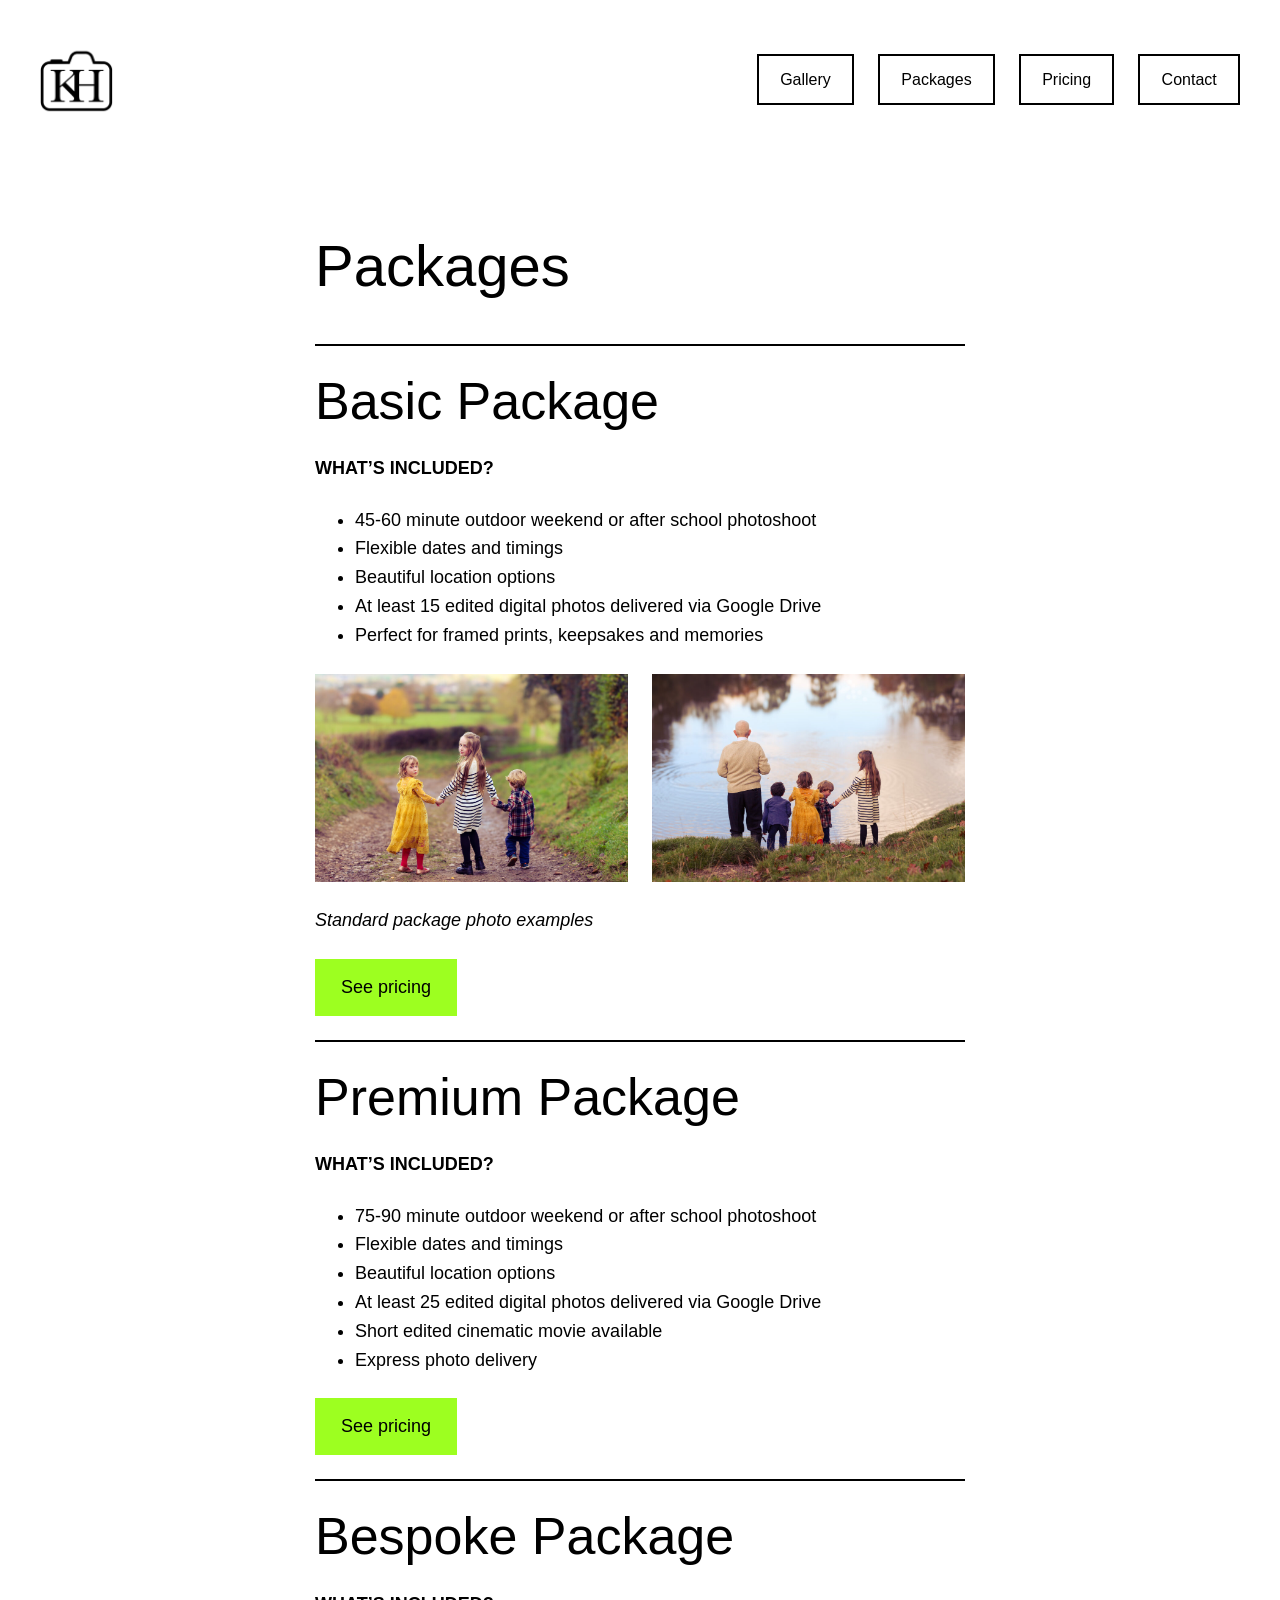
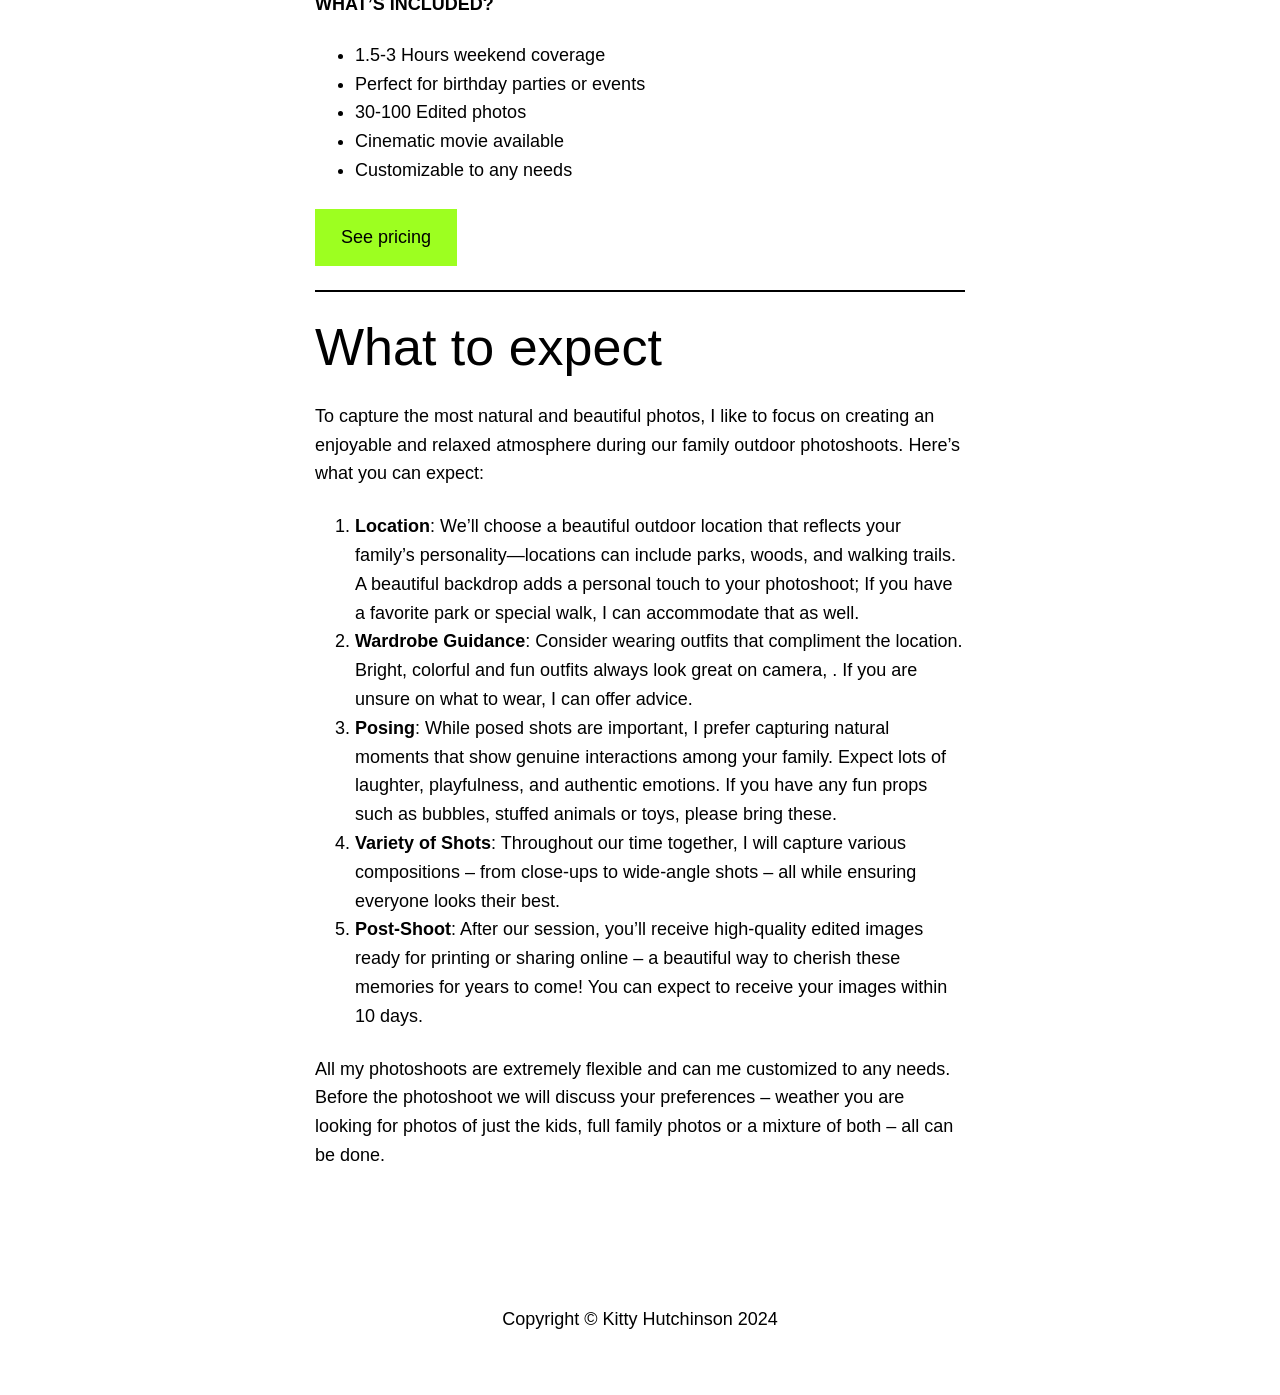
<file: 46-2/index.html>
<!DOCTYPE html>
<html lang="en-US">
<head>
	<meta charset="UTF-8">
	<meta name="viewport" content="width=device-width, initial-scale=1">
<meta name="robots" content="max-image-preview:large">
<title>Packages &#8211; Kitty Hutchinson Photography</title>
<link rel="alternate" type="application/rss+xml" title="Kitty Hutchinson Photography &raquo; Feed" href="/feed/">
<link rel="alternate" type="application/rss+xml" title="Kitty Hutchinson Photography &raquo; Comments Feed" href="/comments/feed/">
<script>
window._wpemojiSettings = {"baseUrl":"https:\/\/s.w.org\/images\/core\/emoji\/15.0.3\/72x72\/","ext":".png","svgUrl":"https:\/\/s.w.org\/images\/core\/emoji\/15.0.3\/svg\/","svgExt":".svg","source":{"concatemoji":"\/wp-includes\/js\/wp-emoji-release.min.js?ver=6.6.2"}};
/*! This file is auto-generated */
!function(i,n){var o,s,e;function c(e){try{var t={supportTests:e,timestamp:(new Date).valueOf()};sessionStorage.setItem(o,JSON.stringify(t))}catch(e){}}function p(e,t,n){e.clearRect(0,0,e.canvas.width,e.canvas.height),e.fillText(t,0,0);var t=new Uint32Array(e.getImageData(0,0,e.canvas.width,e.canvas.height).data),r=(e.clearRect(0,0,e.canvas.width,e.canvas.height),e.fillText(n,0,0),new Uint32Array(e.getImageData(0,0,e.canvas.width,e.canvas.height).data));return t.every(function(e,t){return e===r[t]})}function u(e,t,n){switch(t){case"flag":return n(e,"🏳️‍⚧️","🏳️​⚧️")?!1:!n(e,"🇺🇳","🇺​🇳")&&!n(e,"🏴󠁧󠁢󠁥󠁮󠁧󠁿","🏴​󠁧​󠁢​󠁥​󠁮​󠁧​󠁿");case"emoji":return!n(e,"🐦‍⬛","🐦​⬛")}return!1}function f(e,t,n){var r="undefined"!=typeof WorkerGlobalScope&&self instanceof WorkerGlobalScope?new OffscreenCanvas(300,150):i.createElement("canvas"),a=r.getContext("2d",{willReadFrequently:!0}),o=(a.textBaseline="top",a.font="600 32px Arial",{});return e.forEach(function(e){o[e]=t(a,e,n)}),o}function t(e){var t=i.createElement("script");t.src=e,t.defer=!0,i.head.appendChild(t)}"undefined"!=typeof Promise&&(o="wpEmojiSettingsSupports",s=["flag","emoji"],n.supports={everything:!0,everythingExceptFlag:!0},e=new Promise(function(e){i.addEventListener("DOMContentLoaded",e,{once:!0})}),new Promise(function(t){var n=function(){try{var e=JSON.parse(sessionStorage.getItem(o));if("object"==typeof e&&"number"==typeof e.timestamp&&(new Date).valueOf()<e.timestamp+604800&&"object"==typeof e.supportTests)return e.supportTests}catch(e){}return null}();if(!n){if("undefined"!=typeof Worker&&"undefined"!=typeof OffscreenCanvas&&"undefined"!=typeof URL&&URL.createObjectURL&&"undefined"!=typeof Blob)try{var e="postMessage("+f.toString()+"("+[JSON.stringify(s),u.toString(),p.toString()].join(",")+"));",r=new Blob([e],{type:"text/javascript"}),a=new Worker(URL.createObjectURL(r),{name:"wpTestEmojiSupports"});return void(a.onmessage=function(e){c(n=e.data),a.terminate(),t(n)})}catch(e){}c(n=f(s,u,p))}t(n)}).then(function(e){for(var t in e)n.supports[t]=e[t],n.supports.everything=n.supports.everything&&n.supports[t],"flag"!==t&&(n.supports.everythingExceptFlag=n.supports.everythingExceptFlag&&n.supports[t]);n.supports.everythingExceptFlag=n.supports.everythingExceptFlag&&!n.supports.flag,n.DOMReady=!1,n.readyCallback=function(){n.DOMReady=!0}}).then(function(){return e}).then(function(){var e;n.supports.everything||(n.readyCallback(),(e=n.source||{}).concatemoji?t(e.concatemoji):e.wpemoji&&e.twemoji&&(t(e.twemoji),t(e.wpemoji)))}))}((window,document),window._wpemojiSettings);
</script>
<style id="wp-block-site-logo-inline-css">.wp-block-site-logo{box-sizing:border-box;line-height:0}.wp-block-site-logo a{display:inline-block;line-height:0}.wp-block-site-logo.is-default-size img{height:auto;width:120px}.wp-block-site-logo img{height:auto;max-width:100%}.wp-block-site-logo a,.wp-block-site-logo img{border-radius:inherit}.wp-block-site-logo.aligncenter{margin-left:auto;margin-right:auto;text-align:center}:root :where(.wp-block-site-logo.is-style-rounded){border-radius:9999px}</style>
<style id="wp-block-button-inline-css">.wp-block-button__link{box-sizing:border-box;cursor:pointer;display:inline-block;text-align:center;word-break:break-word}.wp-block-button__link.aligncenter{text-align:center}.wp-block-button__link.alignright{text-align:right}:where(.wp-block-button__link){border-radius:9999px;box-shadow:none;padding:calc(.667em + 2px) calc(1.333em + 2px);text-decoration:none}.wp-block-button[style*=text-decoration] .wp-block-button__link{text-decoration:inherit}.wp-block-buttons>.wp-block-button.has-custom-width{max-width:none}.wp-block-buttons>.wp-block-button.has-custom-width .wp-block-button__link{width:100%}.wp-block-buttons>.wp-block-button.has-custom-font-size .wp-block-button__link{font-size:inherit}.wp-block-buttons>.wp-block-button.wp-block-button__width-25{width:calc(25% - var(--wp--style--block-gap, .5em)*.75)}.wp-block-buttons>.wp-block-button.wp-block-button__width-50{width:calc(50% - var(--wp--style--block-gap, .5em)*.5)}.wp-block-buttons>.wp-block-button.wp-block-button__width-75{width:calc(75% - var(--wp--style--block-gap, .5em)*.25)}.wp-block-buttons>.wp-block-button.wp-block-button__width-100{flex-basis:100%;width:100%}.wp-block-buttons.is-vertical>.wp-block-button.wp-block-button__width-25{width:25%}.wp-block-buttons.is-vertical>.wp-block-button.wp-block-button__width-50{width:50%}.wp-block-buttons.is-vertical>.wp-block-button.wp-block-button__width-75{width:75%}.wp-block-button.is-style-squared,.wp-block-button__link.wp-block-button.is-style-squared{border-radius:0}.wp-block-button.no-border-radius,.wp-block-button__link.no-border-radius{border-radius:0!important}:root :where(.wp-block-button .wp-block-button__link.is-style-outline),:root :where(.wp-block-button.is-style-outline>.wp-block-button__link){border:2px solid;padding:.667em 1.333em}:root :where(.wp-block-button .wp-block-button__link.is-style-outline:not(.has-text-color)),:root :where(.wp-block-button.is-style-outline>.wp-block-button__link:not(.has-text-color)){color:currentColor}:root :where(.wp-block-button .wp-block-button__link.is-style-outline:not(.has-background)),:root :where(.wp-block-button.is-style-outline>.wp-block-button__link:not(.has-background)){background-color:initial;background-image:none}</style>
<style id="wp-block-buttons-inline-css">.wp-block-buttons.is-vertical{flex-direction:column}.wp-block-buttons.is-vertical>.wp-block-button:last-child{margin-bottom:0}.wp-block-buttons>.wp-block-button{display:inline-block;margin:0}.wp-block-buttons.is-content-justification-left{justify-content:flex-start}.wp-block-buttons.is-content-justification-left.is-vertical{align-items:flex-start}.wp-block-buttons.is-content-justification-center{justify-content:center}.wp-block-buttons.is-content-justification-center.is-vertical{align-items:center}.wp-block-buttons.is-content-justification-right{justify-content:flex-end}.wp-block-buttons.is-content-justification-right.is-vertical{align-items:flex-end}.wp-block-buttons.is-content-justification-space-between{justify-content:space-between}.wp-block-buttons.aligncenter{text-align:center}.wp-block-buttons:not(.is-content-justification-space-between,.is-content-justification-right,.is-content-justification-left,.is-content-justification-center) .wp-block-button.aligncenter{margin-left:auto;margin-right:auto;width:100%}.wp-block-buttons[style*=text-decoration] .wp-block-button,.wp-block-buttons[style*=text-decoration] .wp-block-button__link{text-decoration:inherit}.wp-block-buttons.has-custom-font-size .wp-block-button__link{font-size:inherit}.wp-block-button.aligncenter{text-align:center}</style>
<link rel="stylesheet" id="wp-block-navigation-css" href="/wp-includes/blocks/navigation/style.min.css?ver=6.6.2" media="all">
<style id="wp-block-group-inline-css">.wp-block-group{box-sizing:border-box}:where(.wp-block-group.wp-block-group-is-layout-constrained){position:relative}</style>
<style id="wp-block-post-featured-image-inline-css">.wp-block-post-featured-image{margin-left:0;margin-right:0}.wp-block-post-featured-image a{display:block;height:100%}.wp-block-post-featured-image :where(img){box-sizing:border-box;height:auto;max-width:100%;vertical-align:bottom;width:100%}.wp-block-post-featured-image.alignfull img,.wp-block-post-featured-image.alignwide img{width:100%}.wp-block-post-featured-image .wp-block-post-featured-image__overlay.has-background-dim{background-color:#000;inset:0;position:absolute}.wp-block-post-featured-image{position:relative}.wp-block-post-featured-image .wp-block-post-featured-image__overlay.has-background-gradient{background-color:initial}.wp-block-post-featured-image .wp-block-post-featured-image__overlay.has-background-dim-0{opacity:0}.wp-block-post-featured-image .wp-block-post-featured-image__overlay.has-background-dim-10{opacity:.1}.wp-block-post-featured-image .wp-block-post-featured-image__overlay.has-background-dim-20{opacity:.2}.wp-block-post-featured-image .wp-block-post-featured-image__overlay.has-background-dim-30{opacity:.3}.wp-block-post-featured-image .wp-block-post-featured-image__overlay.has-background-dim-40{opacity:.4}.wp-block-post-featured-image .wp-block-post-featured-image__overlay.has-background-dim-50{opacity:.5}.wp-block-post-featured-image .wp-block-post-featured-image__overlay.has-background-dim-60{opacity:.6}.wp-block-post-featured-image .wp-block-post-featured-image__overlay.has-background-dim-70{opacity:.7}.wp-block-post-featured-image .wp-block-post-featured-image__overlay.has-background-dim-80{opacity:.8}.wp-block-post-featured-image .wp-block-post-featured-image__overlay.has-background-dim-90{opacity:.9}.wp-block-post-featured-image .wp-block-post-featured-image__overlay.has-background-dim-100{opacity:1}.wp-block-post-featured-image:where(.alignleft,.alignright){width:100%}</style>
<style id="wp-block-post-title-inline-css">.wp-block-post-title{box-sizing:border-box;word-break:break-word}.wp-block-post-title a{display:inline-block}</style>
<style id="wp-block-separator-inline-css">@charset "UTF-8";.wp-block-separator{border:none;border-top:2px solid}:root :where(.wp-block-separator.is-style-dots){height:auto;line-height:1;text-align:center}:root :where(.wp-block-separator.is-style-dots):before{color:currentColor;content:"···";font-family:serif;font-size:1.5em;letter-spacing:2em;padding-left:2em}.wp-block-separator.is-style-dots{background:none!important;border:none!important}</style>
<style id="wp-block-heading-inline-css">h1.has-background,h2.has-background,h3.has-background,h4.has-background,h5.has-background,h6.has-background{padding:1.25em 2.375em}h1.has-text-align-left[style*=writing-mode]:where([style*=vertical-lr]),h1.has-text-align-right[style*=writing-mode]:where([style*=vertical-rl]),h2.has-text-align-left[style*=writing-mode]:where([style*=vertical-lr]),h2.has-text-align-right[style*=writing-mode]:where([style*=vertical-rl]),h3.has-text-align-left[style*=writing-mode]:where([style*=vertical-lr]),h3.has-text-align-right[style*=writing-mode]:where([style*=vertical-rl]),h4.has-text-align-left[style*=writing-mode]:where([style*=vertical-lr]),h4.has-text-align-right[style*=writing-mode]:where([style*=vertical-rl]),h5.has-text-align-left[style*=writing-mode]:where([style*=vertical-lr]),h5.has-text-align-right[style*=writing-mode]:where([style*=vertical-rl]),h6.has-text-align-left[style*=writing-mode]:where([style*=vertical-lr]),h6.has-text-align-right[style*=writing-mode]:where([style*=vertical-rl]){rotate:180deg}</style>
<style id="wp-block-list-inline-css">ol,ul{box-sizing:border-box}:root :where(ul.has-background,ol.has-background){padding:1.25em 2.375em}</style>
<link rel="stylesheet" id="wp-block-image-css" href="/wp-includes/blocks/image/style.min.css?ver=6.6.2" media="all">
<link rel="stylesheet" id="wp-block-gallery-css" href="/wp-includes/blocks/gallery/style.min.css?ver=6.6.2" media="all">
<style id="wp-block-paragraph-inline-css">.is-small-text{font-size:.875em}.is-regular-text{font-size:1em}.is-large-text{font-size:2.25em}.is-larger-text{font-size:3em}.has-drop-cap:not(:focus):first-letter{float:left;font-size:8.4em;font-style:normal;font-weight:100;line-height:.68;margin:.05em .1em 0 0;text-transform:uppercase}body.rtl .has-drop-cap:not(:focus):first-letter{float:none;margin-left:.1em}p.has-drop-cap.has-background{overflow:hidden}:root :where(p.has-background){padding:1.25em 2.375em}:where(p.has-text-color:not(.has-link-color)) a{color:inherit}p.has-text-align-left[style*="writing-mode:vertical-lr"],p.has-text-align-right[style*="writing-mode:vertical-rl"]{rotate:180deg}</style>
<style id="wp-block-comments-inline-css">.wp-block-post-comments{box-sizing:border-box}.wp-block-post-comments .alignleft{float:left}.wp-block-post-comments .alignright{float:right}.wp-block-post-comments .navigation:after{clear:both;content:"";display:table}.wp-block-post-comments .commentlist{clear:both;list-style:none;margin:0;padding:0}.wp-block-post-comments .commentlist .comment{min-height:2.25em;padding-left:3.25em}.wp-block-post-comments .commentlist .comment p{font-size:1em;line-height:1.8;margin:1em 0}.wp-block-post-comments .commentlist .children{list-style:none;margin:0;padding:0}.wp-block-post-comments .comment-author{line-height:1.5}.wp-block-post-comments .comment-author .avatar{border-radius:1.5em;display:block;float:left;height:2.5em;margin-right:.75em;margin-top:.5em;width:2.5em}.wp-block-post-comments .comment-author cite{font-style:normal}.wp-block-post-comments .comment-meta{font-size:.875em;line-height:1.5}.wp-block-post-comments .comment-meta b{font-weight:400}.wp-block-post-comments .comment-meta .comment-awaiting-moderation{display:block;margin-bottom:1em;margin-top:1em}.wp-block-post-comments .comment-body .commentmetadata{font-size:.875em}.wp-block-post-comments .comment-form-author label,.wp-block-post-comments .comment-form-comment label,.wp-block-post-comments .comment-form-email label,.wp-block-post-comments .comment-form-url label{display:block;margin-bottom:.25em}.wp-block-post-comments .comment-form input:not([type=submit]):not([type=checkbox]),.wp-block-post-comments .comment-form textarea{box-sizing:border-box;display:block;width:100%}.wp-block-post-comments .comment-form-cookies-consent{display:flex;gap:.25em}.wp-block-post-comments .comment-form-cookies-consent #wp-comment-cookies-consent{margin-top:.35em}.wp-block-post-comments .comment-reply-title{margin-bottom:0}.wp-block-post-comments .comment-reply-title :where(small){font-size:var(--wp--preset--font-size--medium,smaller);margin-left:.5em}.wp-block-post-comments .reply{font-size:.875em;margin-bottom:1.4em}.wp-block-post-comments input:not([type=submit]),.wp-block-post-comments textarea{border:1px solid #949494;font-family:inherit;font-size:1em}.wp-block-post-comments input:not([type=submit]):not([type=checkbox]),.wp-block-post-comments textarea{padding:calc(.667em + 2px)}:where(.wp-block-post-comments input[type=submit]){border:none}</style>
<style id="wp-block-library-inline-css">:root{--wp-admin-theme-color:#007cba;--wp-admin-theme-color--rgb:0,124,186;--wp-admin-theme-color-darker-10:#006ba1;--wp-admin-theme-color-darker-10--rgb:0,107,161;--wp-admin-theme-color-darker-20:#005a87;--wp-admin-theme-color-darker-20--rgb:0,90,135;--wp-admin-border-width-focus:2px;--wp-block-synced-color:#7a00df;--wp-block-synced-color--rgb:122,0,223;--wp-bound-block-color:var(--wp-block-synced-color)}@media (min-resolution:192dpi){:root{--wp-admin-border-width-focus:1.5px}}.wp-element-button{cursor:pointer}:root{--wp--preset--font-size--normal:16px;--wp--preset--font-size--huge:42px}:root .has-very-light-gray-background-color{background-color:#eee}:root .has-very-dark-gray-background-color{background-color:#313131}:root .has-very-light-gray-color{color:#eee}:root .has-very-dark-gray-color{color:#313131}:root .has-vivid-green-cyan-to-vivid-cyan-blue-gradient-background{background:linear-gradient(135deg,#00d084,#0693e3)}:root .has-purple-crush-gradient-background{background:linear-gradient(135deg,#34e2e4,#4721fb 50%,#ab1dfe)}:root .has-hazy-dawn-gradient-background{background:linear-gradient(135deg,#faaca8,#dad0ec)}:root .has-subdued-olive-gradient-background{background:linear-gradient(135deg,#fafae1,#67a671)}:root .has-atomic-cream-gradient-background{background:linear-gradient(135deg,#fdd79a,#004a59)}:root .has-nightshade-gradient-background{background:linear-gradient(135deg,#330968,#31cdcf)}:root .has-midnight-gradient-background{background:linear-gradient(135deg,#020381,#2874fc)}.has-regular-font-size{font-size:1em}.has-larger-font-size{font-size:2.625em}.has-normal-font-size{font-size:var(--wp--preset--font-size--normal)}.has-huge-font-size{font-size:var(--wp--preset--font-size--huge)}.has-text-align-center{text-align:center}.has-text-align-left{text-align:left}.has-text-align-right{text-align:right}#end-resizable-editor-section{display:none}.aligncenter{clear:both}.items-justified-left{justify-content:flex-start}.items-justified-center{justify-content:center}.items-justified-right{justify-content:flex-end}.items-justified-space-between{justify-content:space-between}.screen-reader-text{border:0;clip:rect(1px,1px,1px,1px);clip-path:inset(50%);height:1px;margin:-1px;overflow:hidden;padding:0;position:absolute;width:1px;word-wrap:normal!important}.screen-reader-text:focus{background-color:#ddd;clip:auto!important;clip-path:none;color:#444;display:block;font-size:1em;height:auto;left:5px;line-height:normal;padding:15px 23px 14px;text-decoration:none;top:5px;width:auto;z-index:100000}html :where(.has-border-color){border-style:solid}html :where([style*=border-top-color]){border-top-style:solid}html :where([style*=border-right-color]){border-right-style:solid}html :where([style*=border-bottom-color]){border-bottom-style:solid}html :where([style*=border-left-color]){border-left-style:solid}html :where([style*=border-width]){border-style:solid}html :where([style*=border-top-width]){border-top-style:solid}html :where([style*=border-right-width]){border-right-style:solid}html :where([style*=border-bottom-width]){border-bottom-style:solid}html :where([style*=border-left-width]){border-left-style:solid}html :where(img[class*=wp-image-]){height:auto;max-width:100%}:where(figure){margin:0 0 1em}html :where(.is-position-sticky){--wp-admin--admin-bar--position-offset:var(--wp-admin--admin-bar--height,0px)}@media screen and (max-width:600px){html :where(.is-position-sticky){--wp-admin--admin-bar--position-offset:0px}}</style>
<style id="global-styles-inline-css">:root{--wp--preset--aspect-ratio--square: 1;--wp--preset--aspect-ratio--4-3: 4/3;--wp--preset--aspect-ratio--3-4: 3/4;--wp--preset--aspect-ratio--3-2: 3/2;--wp--preset--aspect-ratio--2-3: 2/3;--wp--preset--aspect-ratio--16-9: 16/9;--wp--preset--aspect-ratio--9-16: 9/16;--wp--preset--color--black: #000000;--wp--preset--color--cyan-bluish-gray: #abb8c3;--wp--preset--color--white: #ffffff;--wp--preset--color--pale-pink: #f78da7;--wp--preset--color--vivid-red: #cf2e2e;--wp--preset--color--luminous-vivid-orange: #ff6900;--wp--preset--color--luminous-vivid-amber: #fcb900;--wp--preset--color--light-green-cyan: #7bdcb5;--wp--preset--color--vivid-green-cyan: #00d084;--wp--preset--color--pale-cyan-blue: #8ed1fc;--wp--preset--color--vivid-cyan-blue: #0693e3;--wp--preset--color--vivid-purple: #9b51e0;--wp--preset--color--base: #ffffff;--wp--preset--color--contrast: #000000;--wp--preset--color--primary: #9DFF20;--wp--preset--color--secondary: #345C00;--wp--preset--color--tertiary: #F6F6F6;--wp--preset--gradient--vivid-cyan-blue-to-vivid-purple: linear-gradient(135deg,rgba(6,147,227,1) 0%,rgb(155,81,224) 100%);--wp--preset--gradient--light-green-cyan-to-vivid-green-cyan: linear-gradient(135deg,rgb(122,220,180) 0%,rgb(0,208,130) 100%);--wp--preset--gradient--luminous-vivid-amber-to-luminous-vivid-orange: linear-gradient(135deg,rgba(252,185,0,1) 0%,rgba(255,105,0,1) 100%);--wp--preset--gradient--luminous-vivid-orange-to-vivid-red: linear-gradient(135deg,rgba(255,105,0,1) 0%,rgb(207,46,46) 100%);--wp--preset--gradient--very-light-gray-to-cyan-bluish-gray: linear-gradient(135deg,rgb(238,238,238) 0%,rgb(169,184,195) 100%);--wp--preset--gradient--cool-to-warm-spectrum: linear-gradient(135deg,rgb(74,234,220) 0%,rgb(151,120,209) 20%,rgb(207,42,186) 40%,rgb(238,44,130) 60%,rgb(251,105,98) 80%,rgb(254,248,76) 100%);--wp--preset--gradient--blush-light-purple: linear-gradient(135deg,rgb(255,206,236) 0%,rgb(152,150,240) 100%);--wp--preset--gradient--blush-bordeaux: linear-gradient(135deg,rgb(254,205,165) 0%,rgb(254,45,45) 50%,rgb(107,0,62) 100%);--wp--preset--gradient--luminous-dusk: linear-gradient(135deg,rgb(255,203,112) 0%,rgb(199,81,192) 50%,rgb(65,88,208) 100%);--wp--preset--gradient--pale-ocean: linear-gradient(135deg,rgb(255,245,203) 0%,rgb(182,227,212) 50%,rgb(51,167,181) 100%);--wp--preset--gradient--electric-grass: linear-gradient(135deg,rgb(202,248,128) 0%,rgb(113,206,126) 100%);--wp--preset--gradient--midnight: linear-gradient(135deg,rgb(2,3,129) 0%,rgb(40,116,252) 100%);--wp--preset--font-size--small: clamp(0.875rem, 0.875rem + ((1vw - 0.2rem) * 0.227), 1rem);--wp--preset--font-size--medium: clamp(1rem, 1rem + ((1vw - 0.2rem) * 0.227), 1.125rem);--wp--preset--font-size--large: clamp(1.75rem, 1.75rem + ((1vw - 0.2rem) * 0.227), 1.875rem);--wp--preset--font-size--x-large: 2.25rem;--wp--preset--font-size--xx-large: clamp(6.1rem, 6.1rem + ((1vw - 0.2rem) * 7.091), 10rem);--wp--preset--font-family--dm-sans: "DM Sans", sans-serif;--wp--preset--font-family--ibm-plex-mono: 'IBM Plex Mono', monospace;--wp--preset--font-family--inter: "Inter", sans-serif;--wp--preset--font-family--system-font: -apple-system,BlinkMacSystemFont,"Segoe UI",Roboto,Oxygen-Sans,Ubuntu,Cantarell,"Helvetica Neue",sans-serif;--wp--preset--font-family--source-serif-pro: "Source Serif Pro", serif;--wp--preset--spacing--20: 0.44rem;--wp--preset--spacing--30: clamp(1.5rem, 5vw, 2rem);--wp--preset--spacing--40: clamp(1.8rem, 1.8rem + ((1vw - 0.48rem) * 2.885), 3rem);--wp--preset--spacing--50: clamp(2.5rem, 8vw, 4.5rem);--wp--preset--spacing--60: clamp(3.75rem, 10vw, 7rem);--wp--preset--spacing--70: clamp(5rem, 5.25rem + ((1vw - 0.48rem) * 9.096), 8rem);--wp--preset--spacing--80: clamp(7rem, 14vw, 11rem);--wp--preset--shadow--natural: 6px 6px 9px rgba(0, 0, 0, 0.2);--wp--preset--shadow--deep: 12px 12px 50px rgba(0, 0, 0, 0.4);--wp--preset--shadow--sharp: 6px 6px 0px rgba(0, 0, 0, 0.2);--wp--preset--shadow--outlined: 6px 6px 0px -3px rgba(255, 255, 255, 1), 6px 6px rgba(0, 0, 0, 1);--wp--preset--shadow--crisp: 6px 6px 0px rgba(0, 0, 0, 1);}:root { --wp--style--global--content-size: 650px;--wp--style--global--wide-size: 1200px; }:where(body) { margin: 0; }.wp-site-blocks { padding-top: var(--wp--style--root--padding-top); padding-bottom: var(--wp--style--root--padding-bottom); }.has-global-padding { padding-right: var(--wp--style--root--padding-right); padding-left: var(--wp--style--root--padding-left); }.has-global-padding > .alignfull { margin-right: calc(var(--wp--style--root--padding-right) * -1); margin-left: calc(var(--wp--style--root--padding-left) * -1); }.has-global-padding :where(:not(.alignfull.is-layout-flow) > .has-global-padding:not(.wp-block-block, .alignfull)) { padding-right: 0; padding-left: 0; }.has-global-padding :where(:not(.alignfull.is-layout-flow) > .has-global-padding:not(.wp-block-block, .alignfull)) > .alignfull { margin-left: 0; margin-right: 0; }.wp-site-blocks > .alignleft { float: left; margin-right: 2em; }.wp-site-blocks > .alignright { float: right; margin-left: 2em; }.wp-site-blocks > .aligncenter { justify-content: center; margin-left: auto; margin-right: auto; }:where(.wp-site-blocks) > * { margin-block-start: 1.5rem; margin-block-end: 0; }:where(.wp-site-blocks) > :first-child { margin-block-start: 0; }:where(.wp-site-blocks) > :last-child { margin-block-end: 0; }:root { --wp--style--block-gap: 1.5rem; }:root :where(.is-layout-flow) > :first-child{margin-block-start: 0;}:root :where(.is-layout-flow) > :last-child{margin-block-end: 0;}:root :where(.is-layout-flow) > *{margin-block-start: 1.5rem;margin-block-end: 0;}:root :where(.is-layout-constrained) > :first-child{margin-block-start: 0;}:root :where(.is-layout-constrained) > :last-child{margin-block-end: 0;}:root :where(.is-layout-constrained) > *{margin-block-start: 1.5rem;margin-block-end: 0;}:root :where(.is-layout-flex){gap: 1.5rem;}:root :where(.is-layout-grid){gap: 1.5rem;}.is-layout-flow > .alignleft{float: left;margin-inline-start: 0;margin-inline-end: 2em;}.is-layout-flow > .alignright{float: right;margin-inline-start: 2em;margin-inline-end: 0;}.is-layout-flow > .aligncenter{margin-left: auto !important;margin-right: auto !important;}.is-layout-constrained > .alignleft{float: left;margin-inline-start: 0;margin-inline-end: 2em;}.is-layout-constrained > .alignright{float: right;margin-inline-start: 2em;margin-inline-end: 0;}.is-layout-constrained > .aligncenter{margin-left: auto !important;margin-right: auto !important;}.is-layout-constrained > :where(:not(.alignleft):not(.alignright):not(.alignfull)){max-width: var(--wp--style--global--content-size);margin-left: auto !important;margin-right: auto !important;}.is-layout-constrained > .alignwide{max-width: var(--wp--style--global--wide-size);}body .is-layout-flex{display: flex;}.is-layout-flex{flex-wrap: wrap;align-items: center;}.is-layout-flex > :is(*, div){margin: 0;}body .is-layout-grid{display: grid;}.is-layout-grid > :is(*, div){margin: 0;}body{background-color: var(--wp--preset--color--base);color: var(--wp--preset--color--contrast);font-family: var(--wp--preset--font-family--system-font);font-size: var(--wp--preset--font-size--medium);line-height: 1.6;--wp--style--root--padding-top: var(--wp--preset--spacing--40);--wp--style--root--padding-right: var(--wp--preset--spacing--30);--wp--style--root--padding-bottom: var(--wp--preset--spacing--40);--wp--style--root--padding-left: var(--wp--preset--spacing--30);}a:where(:not(.wp-element-button)){color: var(--wp--preset--color--contrast);text-decoration: underline;}:root :where(a:where(:not(.wp-element-button)):hover){text-decoration: none;}:root :where(a:where(:not(.wp-element-button)):focus){text-decoration: underline dashed;}:root :where(a:where(:not(.wp-element-button)):active){color: var(--wp--preset--color--secondary);text-decoration: none;}h1, h2, h3, h4, h5, h6{font-weight: 400;line-height: 1.4;}h1{font-size: clamp(2.032rem, 2.032rem + ((1vw - 0.2rem) * 2.896), 3.625rem);line-height: 1.2;}h2{font-size: clamp(2.625rem, calc(2.625rem + ((1vw - 0.48rem) * 8.4135)), 3.25rem);line-height: 1.2;}h3{font-size: var(--wp--preset--font-size--x-large);}h4{font-size: var(--wp--preset--font-size--large);}h5{font-size: var(--wp--preset--font-size--medium);font-weight: 700;text-transform: uppercase;}h6{font-size: var(--wp--preset--font-size--medium);text-transform: uppercase;}:root :where(.wp-element-button, .wp-block-button__link){background-color: var(--wp--preset--color--primary);border-radius: 0;border-width: 0;color: var(--wp--preset--color--contrast);font-family: inherit;font-size: inherit;line-height: inherit;padding: calc(0.667em + 2px) calc(1.333em + 2px);text-decoration: none;}:root :where(.wp-element-button:visited, .wp-block-button__link:visited){color: var(--wp--preset--color--contrast);}:root :where(.wp-element-button:hover, .wp-block-button__link:hover){background-color: var(--wp--preset--color--contrast);color: var(--wp--preset--color--base);}:root :where(.wp-element-button:focus, .wp-block-button__link:focus){background-color: var(--wp--preset--color--contrast);color: var(--wp--preset--color--base);}:root :where(.wp-element-button:active, .wp-block-button__link:active){background-color: var(--wp--preset--color--secondary);color: var(--wp--preset--color--base);}.has-black-color{color: var(--wp--preset--color--black) !important;}.has-cyan-bluish-gray-color{color: var(--wp--preset--color--cyan-bluish-gray) !important;}.has-white-color{color: var(--wp--preset--color--white) !important;}.has-pale-pink-color{color: var(--wp--preset--color--pale-pink) !important;}.has-vivid-red-color{color: var(--wp--preset--color--vivid-red) !important;}.has-luminous-vivid-orange-color{color: var(--wp--preset--color--luminous-vivid-orange) !important;}.has-luminous-vivid-amber-color{color: var(--wp--preset--color--luminous-vivid-amber) !important;}.has-light-green-cyan-color{color: var(--wp--preset--color--light-green-cyan) !important;}.has-vivid-green-cyan-color{color: var(--wp--preset--color--vivid-green-cyan) !important;}.has-pale-cyan-blue-color{color: var(--wp--preset--color--pale-cyan-blue) !important;}.has-vivid-cyan-blue-color{color: var(--wp--preset--color--vivid-cyan-blue) !important;}.has-vivid-purple-color{color: var(--wp--preset--color--vivid-purple) !important;}.has-base-color{color: var(--wp--preset--color--base) !important;}.has-contrast-color{color: var(--wp--preset--color--contrast) !important;}.has-primary-color{color: var(--wp--preset--color--primary) !important;}.has-secondary-color{color: var(--wp--preset--color--secondary) !important;}.has-tertiary-color{color: var(--wp--preset--color--tertiary) !important;}.has-black-background-color{background-color: var(--wp--preset--color--black) !important;}.has-cyan-bluish-gray-background-color{background-color: var(--wp--preset--color--cyan-bluish-gray) !important;}.has-white-background-color{background-color: var(--wp--preset--color--white) !important;}.has-pale-pink-background-color{background-color: var(--wp--preset--color--pale-pink) !important;}.has-vivid-red-background-color{background-color: var(--wp--preset--color--vivid-red) !important;}.has-luminous-vivid-orange-background-color{background-color: var(--wp--preset--color--luminous-vivid-orange) !important;}.has-luminous-vivid-amber-background-color{background-color: var(--wp--preset--color--luminous-vivid-amber) !important;}.has-light-green-cyan-background-color{background-color: var(--wp--preset--color--light-green-cyan) !important;}.has-vivid-green-cyan-background-color{background-color: var(--wp--preset--color--vivid-green-cyan) !important;}.has-pale-cyan-blue-background-color{background-color: var(--wp--preset--color--pale-cyan-blue) !important;}.has-vivid-cyan-blue-background-color{background-color: var(--wp--preset--color--vivid-cyan-blue) !important;}.has-vivid-purple-background-color{background-color: var(--wp--preset--color--vivid-purple) !important;}.has-base-background-color{background-color: var(--wp--preset--color--base) !important;}.has-contrast-background-color{background-color: var(--wp--preset--color--contrast) !important;}.has-primary-background-color{background-color: var(--wp--preset--color--primary) !important;}.has-secondary-background-color{background-color: var(--wp--preset--color--secondary) !important;}.has-tertiary-background-color{background-color: var(--wp--preset--color--tertiary) !important;}.has-black-border-color{border-color: var(--wp--preset--color--black) !important;}.has-cyan-bluish-gray-border-color{border-color: var(--wp--preset--color--cyan-bluish-gray) !important;}.has-white-border-color{border-color: var(--wp--preset--color--white) !important;}.has-pale-pink-border-color{border-color: var(--wp--preset--color--pale-pink) !important;}.has-vivid-red-border-color{border-color: var(--wp--preset--color--vivid-red) !important;}.has-luminous-vivid-orange-border-color{border-color: var(--wp--preset--color--luminous-vivid-orange) !important;}.has-luminous-vivid-amber-border-color{border-color: var(--wp--preset--color--luminous-vivid-amber) !important;}.has-light-green-cyan-border-color{border-color: var(--wp--preset--color--light-green-cyan) !important;}.has-vivid-green-cyan-border-color{border-color: var(--wp--preset--color--vivid-green-cyan) !important;}.has-pale-cyan-blue-border-color{border-color: var(--wp--preset--color--pale-cyan-blue) !important;}.has-vivid-cyan-blue-border-color{border-color: var(--wp--preset--color--vivid-cyan-blue) !important;}.has-vivid-purple-border-color{border-color: var(--wp--preset--color--vivid-purple) !important;}.has-base-border-color{border-color: var(--wp--preset--color--base) !important;}.has-contrast-border-color{border-color: var(--wp--preset--color--contrast) !important;}.has-primary-border-color{border-color: var(--wp--preset--color--primary) !important;}.has-secondary-border-color{border-color: var(--wp--preset--color--secondary) !important;}.has-tertiary-border-color{border-color: var(--wp--preset--color--tertiary) !important;}.has-vivid-cyan-blue-to-vivid-purple-gradient-background{background: var(--wp--preset--gradient--vivid-cyan-blue-to-vivid-purple) !important;}.has-light-green-cyan-to-vivid-green-cyan-gradient-background{background: var(--wp--preset--gradient--light-green-cyan-to-vivid-green-cyan) !important;}.has-luminous-vivid-amber-to-luminous-vivid-orange-gradient-background{background: var(--wp--preset--gradient--luminous-vivid-amber-to-luminous-vivid-orange) !important;}.has-luminous-vivid-orange-to-vivid-red-gradient-background{background: var(--wp--preset--gradient--luminous-vivid-orange-to-vivid-red) !important;}.has-very-light-gray-to-cyan-bluish-gray-gradient-background{background: var(--wp--preset--gradient--very-light-gray-to-cyan-bluish-gray) !important;}.has-cool-to-warm-spectrum-gradient-background{background: var(--wp--preset--gradient--cool-to-warm-spectrum) !important;}.has-blush-light-purple-gradient-background{background: var(--wp--preset--gradient--blush-light-purple) !important;}.has-blush-bordeaux-gradient-background{background: var(--wp--preset--gradient--blush-bordeaux) !important;}.has-luminous-dusk-gradient-background{background: var(--wp--preset--gradient--luminous-dusk) !important;}.has-pale-ocean-gradient-background{background: var(--wp--preset--gradient--pale-ocean) !important;}.has-electric-grass-gradient-background{background: var(--wp--preset--gradient--electric-grass) !important;}.has-midnight-gradient-background{background: var(--wp--preset--gradient--midnight) !important;}.has-small-font-size{font-size: var(--wp--preset--font-size--small) !important;}.has-medium-font-size{font-size: var(--wp--preset--font-size--medium) !important;}.has-large-font-size{font-size: var(--wp--preset--font-size--large) !important;}.has-x-large-font-size{font-size: var(--wp--preset--font-size--x-large) !important;}.has-xx-large-font-size{font-size: var(--wp--preset--font-size--xx-large) !important;}.has-dm-sans-font-family{font-family: var(--wp--preset--font-family--dm-sans) !important;}.has-ibm-plex-mono-font-family{font-family: var(--wp--preset--font-family--ibm-plex-mono) !important;}.has-inter-font-family{font-family: var(--wp--preset--font-family--inter) !important;}.has-system-font-font-family{font-family: var(--wp--preset--font-family--system-font) !important;}.has-source-serif-pro-font-family{font-family: var(--wp--preset--font-family--source-serif-pro) !important;}
:root :where(.wp-block-navigation){font-size: var(--wp--preset--font-size--small);}
:root :where(.wp-block-navigation a:where(:not(.wp-element-button))){text-decoration: none;}
:root :where(.wp-block-navigation a:where(:not(.wp-element-button)):hover){text-decoration: underline;}
:root :where(.wp-block-navigation a:where(:not(.wp-element-button)):focus){text-decoration: underline dashed;}
:root :where(.wp-block-navigation a:where(:not(.wp-element-button)):active){text-decoration: none;}
:root :where(.wp-block-post-content a:where(:not(.wp-element-button))){color: var(--wp--preset--color--secondary);}
:root :where(.wp-block-post-title){font-weight: 400;margin-top: 1.25rem;margin-bottom: 1.25rem;}
:root :where(.wp-block-post-title a:where(:not(.wp-element-button))){text-decoration: none;}
:root :where(.wp-block-post-title a:where(:not(.wp-element-button)):hover){text-decoration: underline;}
:root :where(.wp-block-post-title a:where(:not(.wp-element-button)):focus){text-decoration: underline dashed;}
:root :where(.wp-block-post-title a:where(:not(.wp-element-button)):active){color: var(--wp--preset--color--secondary);text-decoration: none;}
:root :where(.wp-block-separator){}:root :where(.wp-block-separator:not(.is-style-wide):not(.is-style-dots):not(.alignwide):not(.alignfull)){width: 100px}
:root :where(.wp-block-separator){}:root :where(.wp-block-separator:not(.is-style-wide):not(.is-style-dots):not(.alignwide):not(.alignfull)){width: 100px}</style>
<style id="block-style-variation-styles-inline-css">:root :where(.wp-block-button.is-style-outline--ebbee8327495dc1176a75ecf7ef5e8e3 .wp-block-button__link){background: transparent none;border-color: currentColor;border-width: 2px;border-style: solid;color: currentColor;padding-top: 0.667em;padding-right: 1.33em;padding-bottom: 0.667em;padding-left: 1.33em;}
:root :where(.wp-block-button.is-style-outline--4be9f5ff489f69e247ff73eacdecbf59 .wp-block-button__link){background: transparent none;border-color: currentColor;border-width: 2px;border-style: solid;color: currentColor;padding-top: 0.667em;padding-right: 1.33em;padding-bottom: 0.667em;padding-left: 1.33em;}
:root :where(.wp-block-button.is-style-outline--2c9f612fecab549d270277b110e76f4d .wp-block-button__link){background: transparent none;border-color: currentColor;border-width: 2px;border-style: solid;color: currentColor;padding-top: 0.667em;padding-right: 1.33em;padding-bottom: 0.667em;padding-left: 1.33em;}
:root :where(.wp-block-button.is-style-outline--42374c0861447854718e69fc256159c8 .wp-block-button__link){background: transparent none;border-color: currentColor;border-width: 2px;border-style: solid;color: currentColor;padding-top: 0.667em;padding-right: 1.33em;padding-bottom: 0.667em;padding-left: 1.33em;}</style>
<style id="wp-emoji-styles-inline-css">img.wp-smiley, img.emoji {
		display: inline !important;
		border: none !important;
		box-shadow: none !important;
		height: 1em !important;
		width: 1em !important;
		margin: 0 0.07em !important;
		vertical-align: -0.1em !important;
		background: none !important;
		padding: 0 !important;
	}</style>
<style id="core-block-supports-inline-css">.wp-container-core-navigation-is-layout-1{justify-content:flex-end;}.wp-container-core-group-is-layout-1{justify-content:flex-start;}.wp-container-core-group-is-layout-2{justify-content:space-between;}.wp-block-gallery.wp-block-gallery-2{--wp--style--unstable-gallery-gap:var( --wp--style--gallery-gap-default, var( --gallery-block--gutter-size, var( --wp--style--block-gap, 0.5em ) ) );gap:var( --wp--style--gallery-gap-default, var( --gallery-block--gutter-size, var( --wp--style--block-gap, 0.5em ) ) );}.wp-container-core-group-is-layout-5 > .alignfull{margin-right:calc(var(--wp--preset--spacing--40) * -1);margin-left:calc(var(--wp--preset--spacing--40) * -1);}</style>
<style id="wp-block-template-skip-link-inline-css">.skip-link.screen-reader-text {
			border: 0;
			clip: rect(1px,1px,1px,1px);
			clip-path: inset(50%);
			height: 1px;
			margin: -1px;
			overflow: hidden;
			padding: 0;
			position: absolute !important;
			width: 1px;
			word-wrap: normal !important;
		}

		.skip-link.screen-reader-text:focus {
			background-color: #eee;
			clip: auto !important;
			clip-path: none;
			color: #444;
			display: block;
			font-size: 1em;
			height: auto;
			left: 5px;
			line-height: normal;
			padding: 15px 23px 14px;
			text-decoration: none;
			top: 5px;
			width: auto;
			z-index: 100000;
		}</style>
<link rel="https://api.w.org/" href="/wp-json/">
<link rel="alternate" title="JSON" type="application/json" href="/wp-json/wp/v2/pages/46">
<link rel="EditURI" type="application/rsd+xml" title="RSD" href="/xmlrpc.php?rsd">
<meta name="generator" content="WordPress 6.6.2">
<link rel="canonical" href="/46-2/">
<link rel="shortlink" href="/?p=46">
<link rel="alternate" title="oEmbed (JSON)" type="application/json+oembed" href="/wp-json/oembed/1.0/embed?url=http%3A%2F%2F%2F46-2%2F">
<link rel="alternate" title="oEmbed (XML)" type="text/xml+oembed" href="/wp-json/oembed/1.0/embed?url=http%3A%2F%2F%2F46-2%2F#038;format=xml">
<script id="wp-load-polyfill-importmap">
( HTMLScriptElement.supports && HTMLScriptElement.supports("importmap") ) || document.write( '<script src="/wp-includes/js/dist/vendor/wp-polyfill-importmap.min.js?ver=1.8.2"><\/scr' + 'ipt>' );
</script>
<script type="importmap" id="wp-importmap">{"imports":{"@wordpress\/interactivity":"\/wp-includes\/js\/dist\/interactivity.min.js?ver=6.6.2"}}</script>
<script type="module" src="/wp-includes/blocks/navigation/view.min.js?ver=6.6.2" id="@wordpress/block-library/navigation-js-module"></script>
<link rel="modulepreload" href="/wp-includes/js/dist/interactivity.min.js?ver=6.6.2" id="@wordpress/interactivity-js-modulepreload">
<style id="wp-fonts-local">@font-face{font-family:"DM Sans";font-style:normal;font-weight:400;font-display:fallback;src:url('/wp-content/themes/twentytwentythree/assets/fonts/dm-sans/DMSans-Regular.woff2') format('woff2');font-stretch:normal;}
@font-face{font-family:"DM Sans";font-style:italic;font-weight:400;font-display:fallback;src:url('/wp-content/themes/twentytwentythree/assets/fonts/dm-sans/DMSans-Regular-Italic.woff2') format('woff2');font-stretch:normal;}
@font-face{font-family:"DM Sans";font-style:normal;font-weight:700;font-display:fallback;src:url('/wp-content/themes/twentytwentythree/assets/fonts/dm-sans/DMSans-Bold.woff2') format('woff2');font-stretch:normal;}
@font-face{font-family:"DM Sans";font-style:italic;font-weight:700;font-display:fallback;src:url('/wp-content/themes/twentytwentythree/assets/fonts/dm-sans/DMSans-Bold-Italic.woff2') format('woff2');font-stretch:normal;}
@font-face{font-family:"IBM Plex Mono";font-style:normal;font-weight:300;font-display:block;src:url('/wp-content/themes/twentytwentythree/assets/fonts/ibm-plex-mono/IBMPlexMono-Light.woff2') format('woff2');font-stretch:normal;}
@font-face{font-family:"IBM Plex Mono";font-style:normal;font-weight:400;font-display:block;src:url('/wp-content/themes/twentytwentythree/assets/fonts/ibm-plex-mono/IBMPlexMono-Regular.woff2') format('woff2');font-stretch:normal;}
@font-face{font-family:"IBM Plex Mono";font-style:italic;font-weight:400;font-display:block;src:url('/wp-content/themes/twentytwentythree/assets/fonts/ibm-plex-mono/IBMPlexMono-Italic.woff2') format('woff2');font-stretch:normal;}
@font-face{font-family:"IBM Plex Mono";font-style:normal;font-weight:700;font-display:block;src:url('/wp-content/themes/twentytwentythree/assets/fonts/ibm-plex-mono/IBMPlexMono-Bold.woff2') format('woff2');font-stretch:normal;}
@font-face{font-family:Inter;font-style:normal;font-weight:200 900;font-display:fallback;src:url('/wp-content/themes/twentytwentythree/assets/fonts/inter/Inter-VariableFont_slnt,wght.ttf') format('truetype');font-stretch:normal;}
@font-face{font-family:"Source Serif Pro";font-style:normal;font-weight:200 900;font-display:fallback;src:url('/wp-content/themes/twentytwentythree/assets/fonts/source-serif-pro/SourceSerif4Variable-Roman.ttf.woff2') format('woff2');font-stretch:normal;}
@font-face{font-family:"Source Serif Pro";font-style:italic;font-weight:200 900;font-display:fallback;src:url('/wp-content/themes/twentytwentythree/assets/fonts/source-serif-pro/SourceSerif4Variable-Italic.ttf.woff2') format('woff2');font-stretch:normal;}</style>
<style id="uagb-style-conditional-extension">@media (min-width: 1025px){body .uag-hide-desktop.uagb-google-map__wrap,body .uag-hide-desktop{display:none !important}}@media (min-width: 768px) and (max-width: 1024px){body .uag-hide-tab.uagb-google-map__wrap,body .uag-hide-tab{display:none !important}}@media (max-width: 767px){body .uag-hide-mob.uagb-google-map__wrap,body .uag-hide-mob{display:none !important}}</style>
<style id="uagb-style-frontend-46">.uag-blocks-common-selector{z-index:var(--z-index-desktop) !important}@media (max-width: 976px){.uag-blocks-common-selector{z-index:var(--z-index-tablet) !important}}@media (max-width: 767px){.uag-blocks-common-selector{z-index:var(--z-index-mobile) !important}}</style>
<link rel="icon" href="/wp-content/uploads/2024/10/Untitled-27-October-2024-at-17.49.41-1-150x150.png" sizes="32x32">
<link rel="icon" href="/wp-content/uploads/2024/10/Untitled-27-October-2024-at-17.49.41-1.png" sizes="192x192">
<link rel="apple-touch-icon" href="/wp-content/uploads/2024/10/Untitled-27-October-2024-at-17.49.41-1.png">
<meta name="msapplication-TileImage" content="/wp-content/uploads/2024/10/Untitled-27-October-2024-at-17.49.41-1.png">
</head>

<body class="page-template-default page page-id-46 wp-custom-logo wp-embed-responsive">

<div class="wp-site-blocks">
<header class="wp-block-template-part">
<div class="wp-block-group has-global-padding is-layout-constrained wp-block-group-is-layout-constrained">
<div class="wp-block-group alignwide is-content-justification-space-between is-layout-flex wp-container-core-group-is-layout-2 wp-block-group-is-layout-flex" style="padding-bottom:var(--wp--preset--spacing--40)">
<div class="wp-block-site-logo"><a href="/" class="custom-logo-link" rel="home"><img width="73" height="71" src="/wp-content/uploads/2024/10/Untitled-27-October-2024-at-17.49.41-1.png" class="custom-logo" alt="Kitty Hutchinson Photography" decoding="async" srcset="/wp-content/uploads/2024/10/Untitled-27-October-2024-at-17.49.41-1.png 1089w, /wp-content/uploads/2024/10/Untitled-27-October-2024-at-17.49.41-1-300x295.png 300w, /wp-content/uploads/2024/10/Untitled-27-October-2024-at-17.49.41-1-1024x1006.png 1024w, /wp-content/uploads/2024/10/Untitled-27-October-2024-at-17.49.41-1-768x755.png 768w" sizes="(max-width: 73px) 100vw, 73px"></a></div>


<div class="wp-block-group is-content-justification-left is-layout-flex wp-container-core-group-is-layout-1 wp-block-group-is-layout-flex"><nav class="is-responsive items-justified-right wp-block-navigation is-content-justification-right is-layout-flex wp-container-core-navigation-is-layout-1 wp-block-navigation-is-layout-flex" aria-label="Navigation" data-wp-interactive="core/navigation" data-wp-context='{"overlayOpenedBy":{"click":false,"hover":false,"focus":false},"type":"overlay","roleAttribute":"","ariaLabel":"Menu"}'><button aria-haspopup="dialog" aria-label="Open menu" class="wp-block-navigation__responsive-container-open " data-wp-on-async--click="actions.openMenuOnClick" data-wp-on--keydown="actions.handleMenuKeydown"><svg width="24" height="24" xmlns="http://www.w3.org/2000/svg" viewbox="0 0 24 24" aria-hidden="true" focusable="false"><rect x="4" y="7.5" width="16" height="1.5"></rect><rect x="4" y="15" width="16" height="1.5"></rect></svg></button>
				<div class="wp-block-navigation__responsive-container  " id="modal-1" data-wp-class--has-modal-open="state.isMenuOpen" data-wp-class--is-menu-open="state.isMenuOpen" data-wp-watch="callbacks.initMenu" data-wp-on--keydown="actions.handleMenuKeydown" data-wp-on-async--focusout="actions.handleMenuFocusout" tabindex="-1">
					<div class="wp-block-navigation__responsive-close" tabindex="-1">
						<div class="wp-block-navigation__responsive-dialog" data-wp-bind--aria-modal="state.ariaModal" data-wp-bind--aria-label="state.ariaLabel" data-wp-bind--role="state.roleAttribute">
							<button aria-label="Close menu" class="wp-block-navigation__responsive-container-close" data-wp-on-async--click="actions.closeMenuOnClick"><svg xmlns="http://www.w3.org/2000/svg" viewbox="0 0 24 24" width="24" height="24" aria-hidden="true" focusable="false"><path d="M13 11.8l6.1-6.3-1-1-6.1 6.2-6.1-6.2-1 1 6.1 6.3-6.5 6.7 1 1 6.5-6.6 6.5 6.6 1-1z"></path></svg></button>
							<div class="wp-block-navigation__responsive-container-content" data-wp-watch="callbacks.focusFirstElement" id="modal-1-content">
								
<div class="wp-block-buttons is-layout-flex wp-block-buttons-is-layout-flex">
<div class="wp-block-button is-style-outline is-style-outline--ebbee8327495dc1176a75ecf7ef5e8e3"><a class="wp-block-button__link wp-element-button" href="/gallery/">Gallery</a></div>



<div class="wp-block-button is-style-outline is-style-outline--4be9f5ff489f69e247ff73eacdecbf59"><a class="wp-block-button__link wp-element-button" href="/46-2/">Packages</a></div>



<div class="wp-block-button is-style-outline is-style-outline--2c9f612fecab549d270277b110e76f4d"><a class="wp-block-button__link wp-element-button" href="/pricing/">Pricing</a></div>



<div class="wp-block-button is-style-outline is-style-outline--42374c0861447854718e69fc256159c8"><a class="wp-block-button__link wp-element-button" href="/contact-me/">Contact</a></div>
</div>

							</div>
						</div>
					</div>
				</div></nav></div>
</div>
</div>
</header>


<main class="wp-block-group is-layout-flow wp-block-group-is-layout-flow" style="margin-top:var(--wp--preset--spacing--50)">
	
	<div class="wp-block-group has-global-padding is-layout-constrained wp-block-group-is-layout-constrained">
		
		<h1 style="margin-bottom:var(--wp--preset--spacing--40);" class="wp-block-post-title">Packages</h1>
	</div>
	

	<div class="entry-content wp-block-post-content has-global-padding is-layout-constrained wp-block-post-content-is-layout-constrained">
<hr class="wp-block-separator has-alpha-channel-opacity is-style-wide">



<h2 class="wp-block-heading">Basic Package</h2>



<h5 class="wp-block-heading">What&#8217;s included?</h5>



<ul class="wp-block-list">
<li>45-60 minute outdoor weekend or after school photoshoot</li>



<li>Flexible dates and timings </li>



<li>Beautiful location options</li>



<li>At least 15 edited digital photos delivered via Google Drive</li>



<li>Perfect for framed prints, keepsakes and memories</li>
</ul>



<figure class="wp-block-gallery has-nested-images columns-default is-cropped wp-block-gallery-2 is-layout-flex wp-block-gallery-is-layout-flex">
<figure class="wp-block-image size-large"><img fetchpriority="high" decoding="async" width="1024" height="683" data-id="14" src="/wp-content/uploads/2024/10/IMG_9433-1024x683.jpg" alt="" class="wp-image-14" srcset="/wp-content/uploads/2024/10/IMG_9433-1024x683.jpg 1024w, /wp-content/uploads/2024/10/IMG_9433-300x200.jpg 300w, /wp-content/uploads/2024/10/IMG_9433-768x512.jpg 768w, /wp-content/uploads/2024/10/IMG_9433-1536x1024.jpg 1536w, /wp-content/uploads/2024/10/IMG_9433-2048x1365.jpg 2048w" sizes="(max-width: 1024px) 100vw, 1024px"></figure>



<figure class="wp-block-image size-large"><img decoding="async" width="1024" height="683" data-id="21" src="/wp-content/uploads/2024/10/IMG_9440-1024x683.jpg" alt="" class="wp-image-21" srcset="/wp-content/uploads/2024/10/IMG_9440-1024x683.jpg 1024w, /wp-content/uploads/2024/10/IMG_9440-300x200.jpg 300w, /wp-content/uploads/2024/10/IMG_9440-768x512.jpg 768w, /wp-content/uploads/2024/10/IMG_9440-1536x1024.jpg 1536w, /wp-content/uploads/2024/10/IMG_9440-2048x1365.jpg 2048w" sizes="(max-width: 1024px) 100vw, 1024px"></figure>
</figure>



<p><em>Standard package photo examples</em></p>



<div class="wp-block-buttons is-layout-flex wp-block-buttons-is-layout-flex">
<div class="wp-block-button"><a class="wp-block-button__link wp-element-button" href="/pricing/">See pricing</a></div>
</div>



<hr class="wp-block-separator has-alpha-channel-opacity is-style-wide">



<h2 class="wp-block-heading">Premium Package</h2>



<h5 class="wp-block-heading">What&#8217;s included?</h5>



<ul class="wp-block-list">
<li>75-90 minute outdoor weekend or after school photoshoot</li>



<li>Flexible dates and timings</li>



<li>Beautiful location options</li>



<li>At least 25 edited digital photos delivered via Google Drive</li>



<li>Short edited cinematic movie available</li>



<li>Express photo delivery</li>
</ul>



<div class="wp-block-buttons is-layout-flex wp-block-buttons-is-layout-flex">
<div class="wp-block-button"><a class="wp-block-button__link wp-element-button" href="/pricing/">See pricing</a></div>
</div>



<hr class="wp-block-separator has-alpha-channel-opacity is-style-wide">



<h2 class="wp-block-heading">Bespoke Package</h2>



<h5 class="wp-block-heading">What&#8217;s included?</h5>



<ul class="wp-block-list">
<li>1.5-3 Hours weekend coverage</li>



<li>Perfect for birthday parties or events</li>



<li>30-100 Edited photos</li>



<li>Cinematic movie available</li>



<li>Customizable to any needs</li>
</ul>



<div class="wp-block-buttons is-layout-flex wp-block-buttons-is-layout-flex">
<div class="wp-block-button"><a class="wp-block-button__link wp-element-button" href="/pricing/">See pricing</a></div>
</div>



<hr class="wp-block-separator has-alpha-channel-opacity is-style-wide">



<h2 class="wp-block-heading">What to expect</h2>



<p>To capture the most natural and beautiful photos, I like to focus on creating an enjoyable and relaxed atmosphere during our family outdoor photoshoots. Here’s what you can expect:</p>



<ol class="wp-block-list">
<li>
<strong>Location</strong>: We’ll choose a beautiful outdoor location that reflects your family&#8217;s personality—locations can include parks, woods, and walking trails. A beautiful backdrop adds a personal touch to your photoshoot; If you have a favorite park or special walk, I can accommodate that as well.</li>



<li>
<strong>Wardrobe Guidance</strong>: Consider wearing outfits that compliment the location. Bright, colorful and fun outfits always look great on camera, . If you are unsure on what to wear, I can offer advice.</li>



<li>
<strong>Posing</strong>: While posed shots are important, I prefer capturing natural moments that show genuine interactions among your family. Expect lots of laughter, playfulness, and authentic emotions. If you have any fun props such as bubbles, stuffed animals or toys, please bring these.</li>



<li>
<strong>Variety of Shots</strong>: Throughout our time together, I will capture various compositions &#8211; from close-ups to wide-angle shots &#8211; all while ensuring everyone looks their best.</li>



<li>
<strong>Post-Shoot</strong>: After our session, you&#8217;ll receive high-quality edited images ready for printing or sharing online &#8211; a beautiful way to cherish these memories for years to come! You can expect to receive your images within 10 days.</li>
</ol>



<p>All my photoshoots are extremely flexible and can me customized to any needs. Before the photoshoot we will discuss your preferences &#8211; weather you are looking for photos of just the kids, full family photos or a mixture of both &#8211; all can be done.</p>
</div>
	<section class="wp-block-template-part">
<div class="wp-block-group has-global-padding is-layout-constrained wp-container-core-group-is-layout-5 wp-block-group-is-layout-constrained" style="padding-top:var(--wp--preset--spacing--40);padding-right:var(--wp--preset--spacing--40);padding-bottom:var(--wp--preset--spacing--40);padding-left:var(--wp--preset--spacing--40)">
	
</div>


</section>
</main>


<footer class="wp-block-template-part">
<p class="has-text-align-center">Copyright ©️ Kitty Hutchinson 2024</p>
</footer>
</div>
<script id="wp-block-template-skip-link-js-after">( function() {
		var skipLinkTarget = document.querySelector( 'main' ),
			sibling,
			skipLinkTargetID,
			skipLink;

		// Early exit if a skip-link target can't be located.
		if ( ! skipLinkTarget ) {
			return;
		}

		/*
		 * Get the site wrapper.
		 * The skip-link will be injected in the beginning of it.
		 */
		sibling = document.querySelector( '.wp-site-blocks' );

		// Early exit if the root element was not found.
		if ( ! sibling ) {
			return;
		}

		// Get the skip-link target's ID, and generate one if it doesn't exist.
		skipLinkTargetID = skipLinkTarget.id;
		if ( ! skipLinkTargetID ) {
			skipLinkTargetID = 'wp--skip-link--target';
			skipLinkTarget.id = skipLinkTargetID;
		}

		// Create the skip link.
		skipLink = document.createElement( 'a' );
		skipLink.classList.add( 'skip-link', 'screen-reader-text' );
		skipLink.href = '#' + skipLinkTargetID;
		skipLink.innerHTML = 'Skip to content';

		// Inject the skip link.
		sibling.parentElement.insertBefore( skipLink, sibling );
	}() );</script>
</body>
</html>
</file>
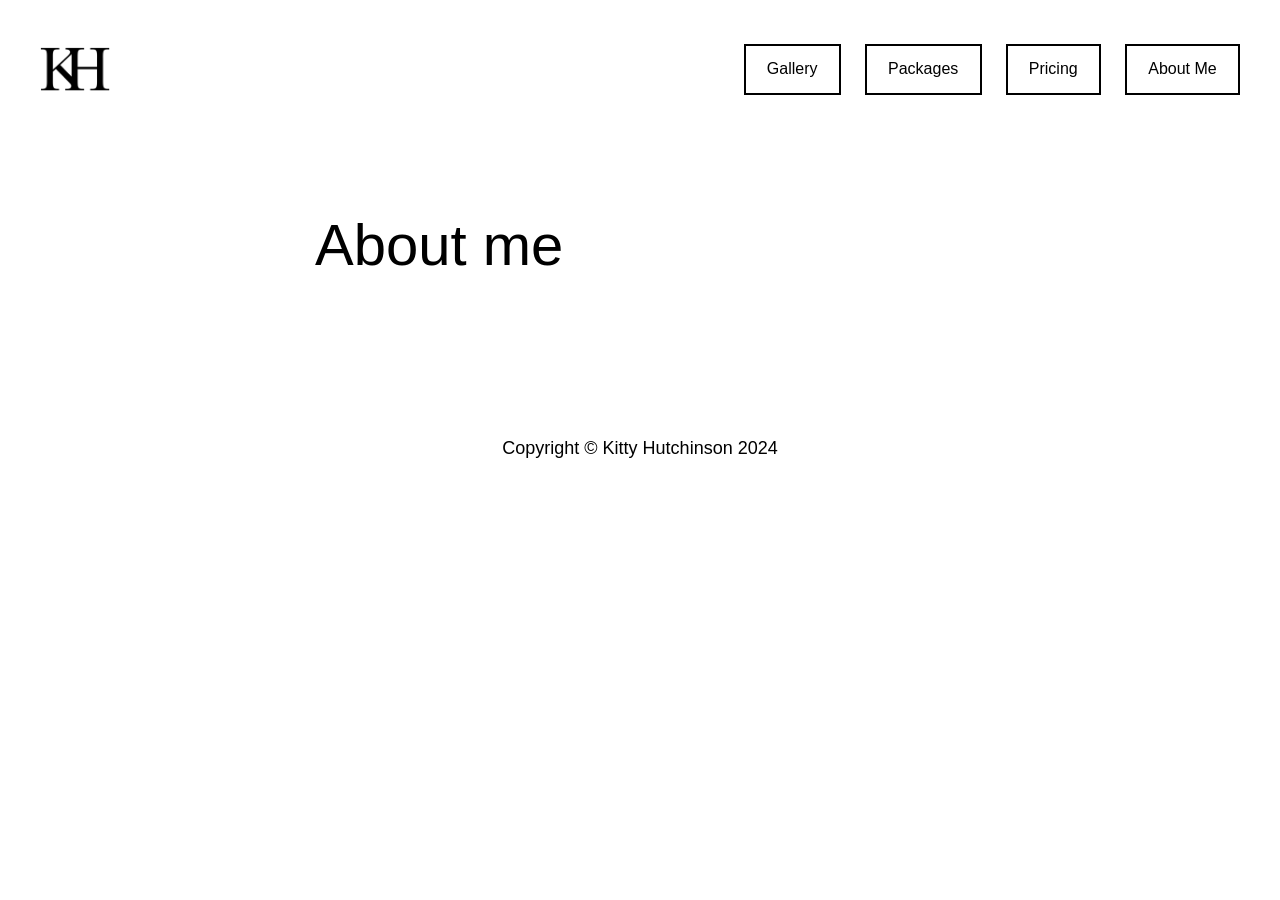
<file: about-me/index.html>
<!DOCTYPE html>
<html lang="en-US">
<head>
	<meta charset="UTF-8">
	<meta name="viewport" content="width=device-width, initial-scale=1">
<meta name="robots" content="max-image-preview:large">
<title>About me &#8211; Kitty Hutchinson Photography</title>
<link rel="alternate" type="application/rss+xml" title="Kitty Hutchinson Photography &raquo; Feed" href="/feed/">
<link rel="alternate" type="application/rss+xml" title="Kitty Hutchinson Photography &raquo; Comments Feed" href="/comments/feed/">
<script>
window._wpemojiSettings = {"baseUrl":"https:\/\/s.w.org\/images\/core\/emoji\/15.0.3\/72x72\/","ext":".png","svgUrl":"https:\/\/s.w.org\/images\/core\/emoji\/15.0.3\/svg\/","svgExt":".svg","source":{"concatemoji":"\/wp-includes\/js\/wp-emoji-release.min.js?ver=6.6.2"}};
/*! This file is auto-generated */
!function(i,n){var o,s,e;function c(e){try{var t={supportTests:e,timestamp:(new Date).valueOf()};sessionStorage.setItem(o,JSON.stringify(t))}catch(e){}}function p(e,t,n){e.clearRect(0,0,e.canvas.width,e.canvas.height),e.fillText(t,0,0);var t=new Uint32Array(e.getImageData(0,0,e.canvas.width,e.canvas.height).data),r=(e.clearRect(0,0,e.canvas.width,e.canvas.height),e.fillText(n,0,0),new Uint32Array(e.getImageData(0,0,e.canvas.width,e.canvas.height).data));return t.every(function(e,t){return e===r[t]})}function u(e,t,n){switch(t){case"flag":return n(e,"🏳️‍⚧️","🏳️​⚧️")?!1:!n(e,"🇺🇳","🇺​🇳")&&!n(e,"🏴󠁧󠁢󠁥󠁮󠁧󠁿","🏴​󠁧​󠁢​󠁥​󠁮​󠁧​󠁿");case"emoji":return!n(e,"🐦‍⬛","🐦​⬛")}return!1}function f(e,t,n){var r="undefined"!=typeof WorkerGlobalScope&&self instanceof WorkerGlobalScope?new OffscreenCanvas(300,150):i.createElement("canvas"),a=r.getContext("2d",{willReadFrequently:!0}),o=(a.textBaseline="top",a.font="600 32px Arial",{});return e.forEach(function(e){o[e]=t(a,e,n)}),o}function t(e){var t=i.createElement("script");t.src=e,t.defer=!0,i.head.appendChild(t)}"undefined"!=typeof Promise&&(o="wpEmojiSettingsSupports",s=["flag","emoji"],n.supports={everything:!0,everythingExceptFlag:!0},e=new Promise(function(e){i.addEventListener("DOMContentLoaded",e,{once:!0})}),new Promise(function(t){var n=function(){try{var e=JSON.parse(sessionStorage.getItem(o));if("object"==typeof e&&"number"==typeof e.timestamp&&(new Date).valueOf()<e.timestamp+604800&&"object"==typeof e.supportTests)return e.supportTests}catch(e){}return null}();if(!n){if("undefined"!=typeof Worker&&"undefined"!=typeof OffscreenCanvas&&"undefined"!=typeof URL&&URL.createObjectURL&&"undefined"!=typeof Blob)try{var e="postMessage("+f.toString()+"("+[JSON.stringify(s),u.toString(),p.toString()].join(",")+"));",r=new Blob([e],{type:"text/javascript"}),a=new Worker(URL.createObjectURL(r),{name:"wpTestEmojiSupports"});return void(a.onmessage=function(e){c(n=e.data),a.terminate(),t(n)})}catch(e){}c(n=f(s,u,p))}t(n)}).then(function(e){for(var t in e)n.supports[t]=e[t],n.supports.everything=n.supports.everything&&n.supports[t],"flag"!==t&&(n.supports.everythingExceptFlag=n.supports.everythingExceptFlag&&n.supports[t]);n.supports.everythingExceptFlag=n.supports.everythingExceptFlag&&!n.supports.flag,n.DOMReady=!1,n.readyCallback=function(){n.DOMReady=!0}}).then(function(){return e}).then(function(){var e;n.supports.everything||(n.readyCallback(),(e=n.source||{}).concatemoji?t(e.concatemoji):e.wpemoji&&e.twemoji&&(t(e.twemoji),t(e.wpemoji)))}))}((window,document),window._wpemojiSettings);
</script>
<style id="wp-block-site-logo-inline-css">.wp-block-site-logo{box-sizing:border-box;line-height:0}.wp-block-site-logo a{display:inline-block;line-height:0}.wp-block-site-logo.is-default-size img{height:auto;width:120px}.wp-block-site-logo img{height:auto;max-width:100%}.wp-block-site-logo a,.wp-block-site-logo img{border-radius:inherit}.wp-block-site-logo.aligncenter{margin-left:auto;margin-right:auto;text-align:center}:root :where(.wp-block-site-logo.is-style-rounded){border-radius:9999px}</style>
<style id="wp-block-button-inline-css">.wp-block-button__link{box-sizing:border-box;cursor:pointer;display:inline-block;text-align:center;word-break:break-word}.wp-block-button__link.aligncenter{text-align:center}.wp-block-button__link.alignright{text-align:right}:where(.wp-block-button__link){border-radius:9999px;box-shadow:none;padding:calc(.667em + 2px) calc(1.333em + 2px);text-decoration:none}.wp-block-button[style*=text-decoration] .wp-block-button__link{text-decoration:inherit}.wp-block-buttons>.wp-block-button.has-custom-width{max-width:none}.wp-block-buttons>.wp-block-button.has-custom-width .wp-block-button__link{width:100%}.wp-block-buttons>.wp-block-button.has-custom-font-size .wp-block-button__link{font-size:inherit}.wp-block-buttons>.wp-block-button.wp-block-button__width-25{width:calc(25% - var(--wp--style--block-gap, .5em)*.75)}.wp-block-buttons>.wp-block-button.wp-block-button__width-50{width:calc(50% - var(--wp--style--block-gap, .5em)*.5)}.wp-block-buttons>.wp-block-button.wp-block-button__width-75{width:calc(75% - var(--wp--style--block-gap, .5em)*.25)}.wp-block-buttons>.wp-block-button.wp-block-button__width-100{flex-basis:100%;width:100%}.wp-block-buttons.is-vertical>.wp-block-button.wp-block-button__width-25{width:25%}.wp-block-buttons.is-vertical>.wp-block-button.wp-block-button__width-50{width:50%}.wp-block-buttons.is-vertical>.wp-block-button.wp-block-button__width-75{width:75%}.wp-block-button.is-style-squared,.wp-block-button__link.wp-block-button.is-style-squared{border-radius:0}.wp-block-button.no-border-radius,.wp-block-button__link.no-border-radius{border-radius:0!important}:root :where(.wp-block-button .wp-block-button__link.is-style-outline),:root :where(.wp-block-button.is-style-outline>.wp-block-button__link){border:2px solid;padding:.667em 1.333em}:root :where(.wp-block-button .wp-block-button__link.is-style-outline:not(.has-text-color)),:root :where(.wp-block-button.is-style-outline>.wp-block-button__link:not(.has-text-color)){color:currentColor}:root :where(.wp-block-button .wp-block-button__link.is-style-outline:not(.has-background)),:root :where(.wp-block-button.is-style-outline>.wp-block-button__link:not(.has-background)){background-color:initial;background-image:none}</style>
<style id="wp-block-buttons-inline-css">.wp-block-buttons.is-vertical{flex-direction:column}.wp-block-buttons.is-vertical>.wp-block-button:last-child{margin-bottom:0}.wp-block-buttons>.wp-block-button{display:inline-block;margin:0}.wp-block-buttons.is-content-justification-left{justify-content:flex-start}.wp-block-buttons.is-content-justification-left.is-vertical{align-items:flex-start}.wp-block-buttons.is-content-justification-center{justify-content:center}.wp-block-buttons.is-content-justification-center.is-vertical{align-items:center}.wp-block-buttons.is-content-justification-right{justify-content:flex-end}.wp-block-buttons.is-content-justification-right.is-vertical{align-items:flex-end}.wp-block-buttons.is-content-justification-space-between{justify-content:space-between}.wp-block-buttons.aligncenter{text-align:center}.wp-block-buttons:not(.is-content-justification-space-between,.is-content-justification-right,.is-content-justification-left,.is-content-justification-center) .wp-block-button.aligncenter{margin-left:auto;margin-right:auto;width:100%}.wp-block-buttons[style*=text-decoration] .wp-block-button,.wp-block-buttons[style*=text-decoration] .wp-block-button__link{text-decoration:inherit}.wp-block-buttons.has-custom-font-size .wp-block-button__link{font-size:inherit}.wp-block-button.aligncenter{text-align:center}</style>
<link rel="stylesheet" id="wp-block-navigation-css" href="/wp-includes/blocks/navigation/style.min.css?ver=6.6.2" media="all">
<style id="wp-block-group-inline-css">.wp-block-group{box-sizing:border-box}:where(.wp-block-group.wp-block-group-is-layout-constrained){position:relative}</style>
<style id="wp-block-post-featured-image-inline-css">.wp-block-post-featured-image{margin-left:0;margin-right:0}.wp-block-post-featured-image a{display:block;height:100%}.wp-block-post-featured-image :where(img){box-sizing:border-box;height:auto;max-width:100%;vertical-align:bottom;width:100%}.wp-block-post-featured-image.alignfull img,.wp-block-post-featured-image.alignwide img{width:100%}.wp-block-post-featured-image .wp-block-post-featured-image__overlay.has-background-dim{background-color:#000;inset:0;position:absolute}.wp-block-post-featured-image{position:relative}.wp-block-post-featured-image .wp-block-post-featured-image__overlay.has-background-gradient{background-color:initial}.wp-block-post-featured-image .wp-block-post-featured-image__overlay.has-background-dim-0{opacity:0}.wp-block-post-featured-image .wp-block-post-featured-image__overlay.has-background-dim-10{opacity:.1}.wp-block-post-featured-image .wp-block-post-featured-image__overlay.has-background-dim-20{opacity:.2}.wp-block-post-featured-image .wp-block-post-featured-image__overlay.has-background-dim-30{opacity:.3}.wp-block-post-featured-image .wp-block-post-featured-image__overlay.has-background-dim-40{opacity:.4}.wp-block-post-featured-image .wp-block-post-featured-image__overlay.has-background-dim-50{opacity:.5}.wp-block-post-featured-image .wp-block-post-featured-image__overlay.has-background-dim-60{opacity:.6}.wp-block-post-featured-image .wp-block-post-featured-image__overlay.has-background-dim-70{opacity:.7}.wp-block-post-featured-image .wp-block-post-featured-image__overlay.has-background-dim-80{opacity:.8}.wp-block-post-featured-image .wp-block-post-featured-image__overlay.has-background-dim-90{opacity:.9}.wp-block-post-featured-image .wp-block-post-featured-image__overlay.has-background-dim-100{opacity:1}.wp-block-post-featured-image:where(.alignleft,.alignright){width:100%}</style>
<style id="wp-block-post-title-inline-css">.wp-block-post-title{box-sizing:border-box;word-break:break-word}.wp-block-post-title a{display:inline-block}</style>
<style id="wp-block-comments-inline-css">.wp-block-post-comments{box-sizing:border-box}.wp-block-post-comments .alignleft{float:left}.wp-block-post-comments .alignright{float:right}.wp-block-post-comments .navigation:after{clear:both;content:"";display:table}.wp-block-post-comments .commentlist{clear:both;list-style:none;margin:0;padding:0}.wp-block-post-comments .commentlist .comment{min-height:2.25em;padding-left:3.25em}.wp-block-post-comments .commentlist .comment p{font-size:1em;line-height:1.8;margin:1em 0}.wp-block-post-comments .commentlist .children{list-style:none;margin:0;padding:0}.wp-block-post-comments .comment-author{line-height:1.5}.wp-block-post-comments .comment-author .avatar{border-radius:1.5em;display:block;float:left;height:2.5em;margin-right:.75em;margin-top:.5em;width:2.5em}.wp-block-post-comments .comment-author cite{font-style:normal}.wp-block-post-comments .comment-meta{font-size:.875em;line-height:1.5}.wp-block-post-comments .comment-meta b{font-weight:400}.wp-block-post-comments .comment-meta .comment-awaiting-moderation{display:block;margin-bottom:1em;margin-top:1em}.wp-block-post-comments .comment-body .commentmetadata{font-size:.875em}.wp-block-post-comments .comment-form-author label,.wp-block-post-comments .comment-form-comment label,.wp-block-post-comments .comment-form-email label,.wp-block-post-comments .comment-form-url label{display:block;margin-bottom:.25em}.wp-block-post-comments .comment-form input:not([type=submit]):not([type=checkbox]),.wp-block-post-comments .comment-form textarea{box-sizing:border-box;display:block;width:100%}.wp-block-post-comments .comment-form-cookies-consent{display:flex;gap:.25em}.wp-block-post-comments .comment-form-cookies-consent #wp-comment-cookies-consent{margin-top:.35em}.wp-block-post-comments .comment-reply-title{margin-bottom:0}.wp-block-post-comments .comment-reply-title :where(small){font-size:var(--wp--preset--font-size--medium,smaller);margin-left:.5em}.wp-block-post-comments .reply{font-size:.875em;margin-bottom:1.4em}.wp-block-post-comments input:not([type=submit]),.wp-block-post-comments textarea{border:1px solid #949494;font-family:inherit;font-size:1em}.wp-block-post-comments input:not([type=submit]):not([type=checkbox]),.wp-block-post-comments textarea{padding:calc(.667em + 2px)}:where(.wp-block-post-comments input[type=submit]){border:none}</style>
<style id="wp-block-paragraph-inline-css">.is-small-text{font-size:.875em}.is-regular-text{font-size:1em}.is-large-text{font-size:2.25em}.is-larger-text{font-size:3em}.has-drop-cap:not(:focus):first-letter{float:left;font-size:8.4em;font-style:normal;font-weight:100;line-height:.68;margin:.05em .1em 0 0;text-transform:uppercase}body.rtl .has-drop-cap:not(:focus):first-letter{float:none;margin-left:.1em}p.has-drop-cap.has-background{overflow:hidden}:root :where(p.has-background){padding:1.25em 2.375em}:where(p.has-text-color:not(.has-link-color)) a{color:inherit}p.has-text-align-left[style*="writing-mode:vertical-lr"],p.has-text-align-right[style*="writing-mode:vertical-rl"]{rotate:180deg}</style>
<style id="wp-block-library-inline-css">:root{--wp-admin-theme-color:#007cba;--wp-admin-theme-color--rgb:0,124,186;--wp-admin-theme-color-darker-10:#006ba1;--wp-admin-theme-color-darker-10--rgb:0,107,161;--wp-admin-theme-color-darker-20:#005a87;--wp-admin-theme-color-darker-20--rgb:0,90,135;--wp-admin-border-width-focus:2px;--wp-block-synced-color:#7a00df;--wp-block-synced-color--rgb:122,0,223;--wp-bound-block-color:var(--wp-block-synced-color)}@media (min-resolution:192dpi){:root{--wp-admin-border-width-focus:1.5px}}.wp-element-button{cursor:pointer}:root{--wp--preset--font-size--normal:16px;--wp--preset--font-size--huge:42px}:root .has-very-light-gray-background-color{background-color:#eee}:root .has-very-dark-gray-background-color{background-color:#313131}:root .has-very-light-gray-color{color:#eee}:root .has-very-dark-gray-color{color:#313131}:root .has-vivid-green-cyan-to-vivid-cyan-blue-gradient-background{background:linear-gradient(135deg,#00d084,#0693e3)}:root .has-purple-crush-gradient-background{background:linear-gradient(135deg,#34e2e4,#4721fb 50%,#ab1dfe)}:root .has-hazy-dawn-gradient-background{background:linear-gradient(135deg,#faaca8,#dad0ec)}:root .has-subdued-olive-gradient-background{background:linear-gradient(135deg,#fafae1,#67a671)}:root .has-atomic-cream-gradient-background{background:linear-gradient(135deg,#fdd79a,#004a59)}:root .has-nightshade-gradient-background{background:linear-gradient(135deg,#330968,#31cdcf)}:root .has-midnight-gradient-background{background:linear-gradient(135deg,#020381,#2874fc)}.has-regular-font-size{font-size:1em}.has-larger-font-size{font-size:2.625em}.has-normal-font-size{font-size:var(--wp--preset--font-size--normal)}.has-huge-font-size{font-size:var(--wp--preset--font-size--huge)}.has-text-align-center{text-align:center}.has-text-align-left{text-align:left}.has-text-align-right{text-align:right}#end-resizable-editor-section{display:none}.aligncenter{clear:both}.items-justified-left{justify-content:flex-start}.items-justified-center{justify-content:center}.items-justified-right{justify-content:flex-end}.items-justified-space-between{justify-content:space-between}.screen-reader-text{border:0;clip:rect(1px,1px,1px,1px);clip-path:inset(50%);height:1px;margin:-1px;overflow:hidden;padding:0;position:absolute;width:1px;word-wrap:normal!important}.screen-reader-text:focus{background-color:#ddd;clip:auto!important;clip-path:none;color:#444;display:block;font-size:1em;height:auto;left:5px;line-height:normal;padding:15px 23px 14px;text-decoration:none;top:5px;width:auto;z-index:100000}html :where(.has-border-color){border-style:solid}html :where([style*=border-top-color]){border-top-style:solid}html :where([style*=border-right-color]){border-right-style:solid}html :where([style*=border-bottom-color]){border-bottom-style:solid}html :where([style*=border-left-color]){border-left-style:solid}html :where([style*=border-width]){border-style:solid}html :where([style*=border-top-width]){border-top-style:solid}html :where([style*=border-right-width]){border-right-style:solid}html :where([style*=border-bottom-width]){border-bottom-style:solid}html :where([style*=border-left-width]){border-left-style:solid}html :where(img[class*=wp-image-]){height:auto;max-width:100%}:where(figure){margin:0 0 1em}html :where(.is-position-sticky){--wp-admin--admin-bar--position-offset:var(--wp-admin--admin-bar--height,0px)}@media screen and (max-width:600px){html :where(.is-position-sticky){--wp-admin--admin-bar--position-offset:0px}}</style>
<style id="global-styles-inline-css">:root{--wp--preset--aspect-ratio--square: 1;--wp--preset--aspect-ratio--4-3: 4/3;--wp--preset--aspect-ratio--3-4: 3/4;--wp--preset--aspect-ratio--3-2: 3/2;--wp--preset--aspect-ratio--2-3: 2/3;--wp--preset--aspect-ratio--16-9: 16/9;--wp--preset--aspect-ratio--9-16: 9/16;--wp--preset--color--black: #000000;--wp--preset--color--cyan-bluish-gray: #abb8c3;--wp--preset--color--white: #ffffff;--wp--preset--color--pale-pink: #f78da7;--wp--preset--color--vivid-red: #cf2e2e;--wp--preset--color--luminous-vivid-orange: #ff6900;--wp--preset--color--luminous-vivid-amber: #fcb900;--wp--preset--color--light-green-cyan: #7bdcb5;--wp--preset--color--vivid-green-cyan: #00d084;--wp--preset--color--pale-cyan-blue: #8ed1fc;--wp--preset--color--vivid-cyan-blue: #0693e3;--wp--preset--color--vivid-purple: #9b51e0;--wp--preset--color--base: #ffffff;--wp--preset--color--contrast: #000000;--wp--preset--color--primary: #9DFF20;--wp--preset--color--secondary: #345C00;--wp--preset--color--tertiary: #F6F6F6;--wp--preset--gradient--vivid-cyan-blue-to-vivid-purple: linear-gradient(135deg,rgba(6,147,227,1) 0%,rgb(155,81,224) 100%);--wp--preset--gradient--light-green-cyan-to-vivid-green-cyan: linear-gradient(135deg,rgb(122,220,180) 0%,rgb(0,208,130) 100%);--wp--preset--gradient--luminous-vivid-amber-to-luminous-vivid-orange: linear-gradient(135deg,rgba(252,185,0,1) 0%,rgba(255,105,0,1) 100%);--wp--preset--gradient--luminous-vivid-orange-to-vivid-red: linear-gradient(135deg,rgba(255,105,0,1) 0%,rgb(207,46,46) 100%);--wp--preset--gradient--very-light-gray-to-cyan-bluish-gray: linear-gradient(135deg,rgb(238,238,238) 0%,rgb(169,184,195) 100%);--wp--preset--gradient--cool-to-warm-spectrum: linear-gradient(135deg,rgb(74,234,220) 0%,rgb(151,120,209) 20%,rgb(207,42,186) 40%,rgb(238,44,130) 60%,rgb(251,105,98) 80%,rgb(254,248,76) 100%);--wp--preset--gradient--blush-light-purple: linear-gradient(135deg,rgb(255,206,236) 0%,rgb(152,150,240) 100%);--wp--preset--gradient--blush-bordeaux: linear-gradient(135deg,rgb(254,205,165) 0%,rgb(254,45,45) 50%,rgb(107,0,62) 100%);--wp--preset--gradient--luminous-dusk: linear-gradient(135deg,rgb(255,203,112) 0%,rgb(199,81,192) 50%,rgb(65,88,208) 100%);--wp--preset--gradient--pale-ocean: linear-gradient(135deg,rgb(255,245,203) 0%,rgb(182,227,212) 50%,rgb(51,167,181) 100%);--wp--preset--gradient--electric-grass: linear-gradient(135deg,rgb(202,248,128) 0%,rgb(113,206,126) 100%);--wp--preset--gradient--midnight: linear-gradient(135deg,rgb(2,3,129) 0%,rgb(40,116,252) 100%);--wp--preset--font-size--small: clamp(0.875rem, 0.875rem + ((1vw - 0.2rem) * 0.227), 1rem);--wp--preset--font-size--medium: clamp(1rem, 1rem + ((1vw - 0.2rem) * 0.227), 1.125rem);--wp--preset--font-size--large: clamp(1.75rem, 1.75rem + ((1vw - 0.2rem) * 0.227), 1.875rem);--wp--preset--font-size--x-large: 2.25rem;--wp--preset--font-size--xx-large: clamp(6.1rem, 6.1rem + ((1vw - 0.2rem) * 7.091), 10rem);--wp--preset--font-family--dm-sans: "DM Sans", sans-serif;--wp--preset--font-family--ibm-plex-mono: 'IBM Plex Mono', monospace;--wp--preset--font-family--inter: "Inter", sans-serif;--wp--preset--font-family--system-font: -apple-system,BlinkMacSystemFont,"Segoe UI",Roboto,Oxygen-Sans,Ubuntu,Cantarell,"Helvetica Neue",sans-serif;--wp--preset--font-family--source-serif-pro: "Source Serif Pro", serif;--wp--preset--spacing--20: 0.44rem;--wp--preset--spacing--30: clamp(1.5rem, 5vw, 2rem);--wp--preset--spacing--40: clamp(1.8rem, 1.8rem + ((1vw - 0.48rem) * 2.885), 3rem);--wp--preset--spacing--50: clamp(2.5rem, 8vw, 4.5rem);--wp--preset--spacing--60: clamp(3.75rem, 10vw, 7rem);--wp--preset--spacing--70: clamp(5rem, 5.25rem + ((1vw - 0.48rem) * 9.096), 8rem);--wp--preset--spacing--80: clamp(7rem, 14vw, 11rem);--wp--preset--shadow--natural: 6px 6px 9px rgba(0, 0, 0, 0.2);--wp--preset--shadow--deep: 12px 12px 50px rgba(0, 0, 0, 0.4);--wp--preset--shadow--sharp: 6px 6px 0px rgba(0, 0, 0, 0.2);--wp--preset--shadow--outlined: 6px 6px 0px -3px rgba(255, 255, 255, 1), 6px 6px rgba(0, 0, 0, 1);--wp--preset--shadow--crisp: 6px 6px 0px rgba(0, 0, 0, 1);}:root { --wp--style--global--content-size: 650px;--wp--style--global--wide-size: 1200px; }:where(body) { margin: 0; }.wp-site-blocks { padding-top: var(--wp--style--root--padding-top); padding-bottom: var(--wp--style--root--padding-bottom); }.has-global-padding { padding-right: var(--wp--style--root--padding-right); padding-left: var(--wp--style--root--padding-left); }.has-global-padding > .alignfull { margin-right: calc(var(--wp--style--root--padding-right) * -1); margin-left: calc(var(--wp--style--root--padding-left) * -1); }.has-global-padding :where(:not(.alignfull.is-layout-flow) > .has-global-padding:not(.wp-block-block, .alignfull)) { padding-right: 0; padding-left: 0; }.has-global-padding :where(:not(.alignfull.is-layout-flow) > .has-global-padding:not(.wp-block-block, .alignfull)) > .alignfull { margin-left: 0; margin-right: 0; }.wp-site-blocks > .alignleft { float: left; margin-right: 2em; }.wp-site-blocks > .alignright { float: right; margin-left: 2em; }.wp-site-blocks > .aligncenter { justify-content: center; margin-left: auto; margin-right: auto; }:where(.wp-site-blocks) > * { margin-block-start: 1.5rem; margin-block-end: 0; }:where(.wp-site-blocks) > :first-child { margin-block-start: 0; }:where(.wp-site-blocks) > :last-child { margin-block-end: 0; }:root { --wp--style--block-gap: 1.5rem; }:root :where(.is-layout-flow) > :first-child{margin-block-start: 0;}:root :where(.is-layout-flow) > :last-child{margin-block-end: 0;}:root :where(.is-layout-flow) > *{margin-block-start: 1.5rem;margin-block-end: 0;}:root :where(.is-layout-constrained) > :first-child{margin-block-start: 0;}:root :where(.is-layout-constrained) > :last-child{margin-block-end: 0;}:root :where(.is-layout-constrained) > *{margin-block-start: 1.5rem;margin-block-end: 0;}:root :where(.is-layout-flex){gap: 1.5rem;}:root :where(.is-layout-grid){gap: 1.5rem;}.is-layout-flow > .alignleft{float: left;margin-inline-start: 0;margin-inline-end: 2em;}.is-layout-flow > .alignright{float: right;margin-inline-start: 2em;margin-inline-end: 0;}.is-layout-flow > .aligncenter{margin-left: auto !important;margin-right: auto !important;}.is-layout-constrained > .alignleft{float: left;margin-inline-start: 0;margin-inline-end: 2em;}.is-layout-constrained > .alignright{float: right;margin-inline-start: 2em;margin-inline-end: 0;}.is-layout-constrained > .aligncenter{margin-left: auto !important;margin-right: auto !important;}.is-layout-constrained > :where(:not(.alignleft):not(.alignright):not(.alignfull)){max-width: var(--wp--style--global--content-size);margin-left: auto !important;margin-right: auto !important;}.is-layout-constrained > .alignwide{max-width: var(--wp--style--global--wide-size);}body .is-layout-flex{display: flex;}.is-layout-flex{flex-wrap: wrap;align-items: center;}.is-layout-flex > :is(*, div){margin: 0;}body .is-layout-grid{display: grid;}.is-layout-grid > :is(*, div){margin: 0;}body{background-color: var(--wp--preset--color--base);color: var(--wp--preset--color--contrast);font-family: var(--wp--preset--font-family--system-font);font-size: var(--wp--preset--font-size--medium);line-height: 1.6;--wp--style--root--padding-top: var(--wp--preset--spacing--40);--wp--style--root--padding-right: var(--wp--preset--spacing--30);--wp--style--root--padding-bottom: var(--wp--preset--spacing--40);--wp--style--root--padding-left: var(--wp--preset--spacing--30);}a:where(:not(.wp-element-button)){color: var(--wp--preset--color--contrast);text-decoration: underline;}:root :where(a:where(:not(.wp-element-button)):hover){text-decoration: none;}:root :where(a:where(:not(.wp-element-button)):focus){text-decoration: underline dashed;}:root :where(a:where(:not(.wp-element-button)):active){color: var(--wp--preset--color--secondary);text-decoration: none;}h1, h2, h3, h4, h5, h6{font-weight: 400;line-height: 1.4;}h1{font-size: clamp(2.032rem, 2.032rem + ((1vw - 0.2rem) * 2.896), 3.625rem);line-height: 1.2;}h2{font-size: clamp(2.625rem, calc(2.625rem + ((1vw - 0.48rem) * 8.4135)), 3.25rem);line-height: 1.2;}h3{font-size: var(--wp--preset--font-size--x-large);}h4{font-size: var(--wp--preset--font-size--large);}h5{font-size: var(--wp--preset--font-size--medium);font-weight: 700;text-transform: uppercase;}h6{font-size: var(--wp--preset--font-size--medium);text-transform: uppercase;}:root :where(.wp-element-button, .wp-block-button__link){background-color: var(--wp--preset--color--primary);border-radius: 0;border-width: 0;color: var(--wp--preset--color--contrast);font-family: inherit;font-size: inherit;line-height: inherit;padding: calc(0.667em + 2px) calc(1.333em + 2px);text-decoration: none;}:root :where(.wp-element-button:visited, .wp-block-button__link:visited){color: var(--wp--preset--color--contrast);}:root :where(.wp-element-button:hover, .wp-block-button__link:hover){background-color: var(--wp--preset--color--contrast);color: var(--wp--preset--color--base);}:root :where(.wp-element-button:focus, .wp-block-button__link:focus){background-color: var(--wp--preset--color--contrast);color: var(--wp--preset--color--base);}:root :where(.wp-element-button:active, .wp-block-button__link:active){background-color: var(--wp--preset--color--secondary);color: var(--wp--preset--color--base);}.has-black-color{color: var(--wp--preset--color--black) !important;}.has-cyan-bluish-gray-color{color: var(--wp--preset--color--cyan-bluish-gray) !important;}.has-white-color{color: var(--wp--preset--color--white) !important;}.has-pale-pink-color{color: var(--wp--preset--color--pale-pink) !important;}.has-vivid-red-color{color: var(--wp--preset--color--vivid-red) !important;}.has-luminous-vivid-orange-color{color: var(--wp--preset--color--luminous-vivid-orange) !important;}.has-luminous-vivid-amber-color{color: var(--wp--preset--color--luminous-vivid-amber) !important;}.has-light-green-cyan-color{color: var(--wp--preset--color--light-green-cyan) !important;}.has-vivid-green-cyan-color{color: var(--wp--preset--color--vivid-green-cyan) !important;}.has-pale-cyan-blue-color{color: var(--wp--preset--color--pale-cyan-blue) !important;}.has-vivid-cyan-blue-color{color: var(--wp--preset--color--vivid-cyan-blue) !important;}.has-vivid-purple-color{color: var(--wp--preset--color--vivid-purple) !important;}.has-base-color{color: var(--wp--preset--color--base) !important;}.has-contrast-color{color: var(--wp--preset--color--contrast) !important;}.has-primary-color{color: var(--wp--preset--color--primary) !important;}.has-secondary-color{color: var(--wp--preset--color--secondary) !important;}.has-tertiary-color{color: var(--wp--preset--color--tertiary) !important;}.has-black-background-color{background-color: var(--wp--preset--color--black) !important;}.has-cyan-bluish-gray-background-color{background-color: var(--wp--preset--color--cyan-bluish-gray) !important;}.has-white-background-color{background-color: var(--wp--preset--color--white) !important;}.has-pale-pink-background-color{background-color: var(--wp--preset--color--pale-pink) !important;}.has-vivid-red-background-color{background-color: var(--wp--preset--color--vivid-red) !important;}.has-luminous-vivid-orange-background-color{background-color: var(--wp--preset--color--luminous-vivid-orange) !important;}.has-luminous-vivid-amber-background-color{background-color: var(--wp--preset--color--luminous-vivid-amber) !important;}.has-light-green-cyan-background-color{background-color: var(--wp--preset--color--light-green-cyan) !important;}.has-vivid-green-cyan-background-color{background-color: var(--wp--preset--color--vivid-green-cyan) !important;}.has-pale-cyan-blue-background-color{background-color: var(--wp--preset--color--pale-cyan-blue) !important;}.has-vivid-cyan-blue-background-color{background-color: var(--wp--preset--color--vivid-cyan-blue) !important;}.has-vivid-purple-background-color{background-color: var(--wp--preset--color--vivid-purple) !important;}.has-base-background-color{background-color: var(--wp--preset--color--base) !important;}.has-contrast-background-color{background-color: var(--wp--preset--color--contrast) !important;}.has-primary-background-color{background-color: var(--wp--preset--color--primary) !important;}.has-secondary-background-color{background-color: var(--wp--preset--color--secondary) !important;}.has-tertiary-background-color{background-color: var(--wp--preset--color--tertiary) !important;}.has-black-border-color{border-color: var(--wp--preset--color--black) !important;}.has-cyan-bluish-gray-border-color{border-color: var(--wp--preset--color--cyan-bluish-gray) !important;}.has-white-border-color{border-color: var(--wp--preset--color--white) !important;}.has-pale-pink-border-color{border-color: var(--wp--preset--color--pale-pink) !important;}.has-vivid-red-border-color{border-color: var(--wp--preset--color--vivid-red) !important;}.has-luminous-vivid-orange-border-color{border-color: var(--wp--preset--color--luminous-vivid-orange) !important;}.has-luminous-vivid-amber-border-color{border-color: var(--wp--preset--color--luminous-vivid-amber) !important;}.has-light-green-cyan-border-color{border-color: var(--wp--preset--color--light-green-cyan) !important;}.has-vivid-green-cyan-border-color{border-color: var(--wp--preset--color--vivid-green-cyan) !important;}.has-pale-cyan-blue-border-color{border-color: var(--wp--preset--color--pale-cyan-blue) !important;}.has-vivid-cyan-blue-border-color{border-color: var(--wp--preset--color--vivid-cyan-blue) !important;}.has-vivid-purple-border-color{border-color: var(--wp--preset--color--vivid-purple) !important;}.has-base-border-color{border-color: var(--wp--preset--color--base) !important;}.has-contrast-border-color{border-color: var(--wp--preset--color--contrast) !important;}.has-primary-border-color{border-color: var(--wp--preset--color--primary) !important;}.has-secondary-border-color{border-color: var(--wp--preset--color--secondary) !important;}.has-tertiary-border-color{border-color: var(--wp--preset--color--tertiary) !important;}.has-vivid-cyan-blue-to-vivid-purple-gradient-background{background: var(--wp--preset--gradient--vivid-cyan-blue-to-vivid-purple) !important;}.has-light-green-cyan-to-vivid-green-cyan-gradient-background{background: var(--wp--preset--gradient--light-green-cyan-to-vivid-green-cyan) !important;}.has-luminous-vivid-amber-to-luminous-vivid-orange-gradient-background{background: var(--wp--preset--gradient--luminous-vivid-amber-to-luminous-vivid-orange) !important;}.has-luminous-vivid-orange-to-vivid-red-gradient-background{background: var(--wp--preset--gradient--luminous-vivid-orange-to-vivid-red) !important;}.has-very-light-gray-to-cyan-bluish-gray-gradient-background{background: var(--wp--preset--gradient--very-light-gray-to-cyan-bluish-gray) !important;}.has-cool-to-warm-spectrum-gradient-background{background: var(--wp--preset--gradient--cool-to-warm-spectrum) !important;}.has-blush-light-purple-gradient-background{background: var(--wp--preset--gradient--blush-light-purple) !important;}.has-blush-bordeaux-gradient-background{background: var(--wp--preset--gradient--blush-bordeaux) !important;}.has-luminous-dusk-gradient-background{background: var(--wp--preset--gradient--luminous-dusk) !important;}.has-pale-ocean-gradient-background{background: var(--wp--preset--gradient--pale-ocean) !important;}.has-electric-grass-gradient-background{background: var(--wp--preset--gradient--electric-grass) !important;}.has-midnight-gradient-background{background: var(--wp--preset--gradient--midnight) !important;}.has-small-font-size{font-size: var(--wp--preset--font-size--small) !important;}.has-medium-font-size{font-size: var(--wp--preset--font-size--medium) !important;}.has-large-font-size{font-size: var(--wp--preset--font-size--large) !important;}.has-x-large-font-size{font-size: var(--wp--preset--font-size--x-large) !important;}.has-xx-large-font-size{font-size: var(--wp--preset--font-size--xx-large) !important;}.has-dm-sans-font-family{font-family: var(--wp--preset--font-family--dm-sans) !important;}.has-ibm-plex-mono-font-family{font-family: var(--wp--preset--font-family--ibm-plex-mono) !important;}.has-inter-font-family{font-family: var(--wp--preset--font-family--inter) !important;}.has-system-font-font-family{font-family: var(--wp--preset--font-family--system-font) !important;}.has-source-serif-pro-font-family{font-family: var(--wp--preset--font-family--source-serif-pro) !important;}
:root :where(.wp-block-navigation){font-size: var(--wp--preset--font-size--small);}
:root :where(.wp-block-navigation a:where(:not(.wp-element-button))){text-decoration: none;}
:root :where(.wp-block-navigation a:where(:not(.wp-element-button)):hover){text-decoration: underline;}
:root :where(.wp-block-navigation a:where(:not(.wp-element-button)):focus){text-decoration: underline dashed;}
:root :where(.wp-block-navigation a:where(:not(.wp-element-button)):active){text-decoration: none;}
:root :where(.wp-block-post-content a:where(:not(.wp-element-button))){color: var(--wp--preset--color--secondary);}
:root :where(.wp-block-post-title){font-weight: 400;margin-top: 1.25rem;margin-bottom: 1.25rem;}
:root :where(.wp-block-post-title a:where(:not(.wp-element-button))){text-decoration: none;}
:root :where(.wp-block-post-title a:where(:not(.wp-element-button)):hover){text-decoration: underline;}
:root :where(.wp-block-post-title a:where(:not(.wp-element-button)):focus){text-decoration: underline dashed;}
:root :where(.wp-block-post-title a:where(:not(.wp-element-button)):active){color: var(--wp--preset--color--secondary);text-decoration: none;}
:root :where(.wp-block-separator){}:root :where(.wp-block-separator:not(.is-style-wide):not(.is-style-dots):not(.alignwide):not(.alignfull)){width: 100px}</style>
<style id="block-style-variation-styles-inline-css">:root :where(.wp-block-button.is-style-outline--ebbee8327495dc1176a75ecf7ef5e8e3 .wp-block-button__link){background: transparent none;border-color: currentColor;border-width: 2px;border-style: solid;color: currentColor;padding-top: 0.667em;padding-right: 1.33em;padding-bottom: 0.667em;padding-left: 1.33em;}
:root :where(.wp-block-button.is-style-outline--4be9f5ff489f69e247ff73eacdecbf59 .wp-block-button__link){background: transparent none;border-color: currentColor;border-width: 2px;border-style: solid;color: currentColor;padding-top: 0.667em;padding-right: 1.33em;padding-bottom: 0.667em;padding-left: 1.33em;}
:root :where(.wp-block-button.is-style-outline--6b05a6358dd1b8f26176ee5a63648232 .wp-block-button__link){background: transparent none;border-color: currentColor;border-width: 2px;border-style: solid;color: currentColor;padding-top: 0.667em;padding-right: 1.33em;padding-bottom: 0.667em;padding-left: 1.33em;}
:root :where(.wp-block-button.is-style-outline--5a455f0e7c23408b9a4a1f0f4a510c5a .wp-block-button__link){background: transparent none;border-color: currentColor;border-width: 2px;border-style: solid;color: currentColor;padding-top: 0.667em;padding-right: 1.33em;padding-bottom: 0.667em;padding-left: 1.33em;}</style>
<style id="wp-emoji-styles-inline-css">img.wp-smiley, img.emoji {
		display: inline !important;
		border: none !important;
		box-shadow: none !important;
		height: 1em !important;
		width: 1em !important;
		margin: 0 0.07em !important;
		vertical-align: -0.1em !important;
		background: none !important;
		padding: 0 !important;
	}</style>
<style id="core-block-supports-inline-css">.wp-container-core-navigation-is-layout-1{justify-content:flex-end;}.wp-container-core-group-is-layout-1{justify-content:flex-start;}.wp-container-core-group-is-layout-2{justify-content:space-between;}.wp-container-core-group-is-layout-5 > .alignfull{margin-right:calc(var(--wp--preset--spacing--40) * -1);margin-left:calc(var(--wp--preset--spacing--40) * -1);}</style>
<style id="wp-block-template-skip-link-inline-css">.skip-link.screen-reader-text {
			border: 0;
			clip: rect(1px,1px,1px,1px);
			clip-path: inset(50%);
			height: 1px;
			margin: -1px;
			overflow: hidden;
			padding: 0;
			position: absolute !important;
			width: 1px;
			word-wrap: normal !important;
		}

		.skip-link.screen-reader-text:focus {
			background-color: #eee;
			clip: auto !important;
			clip-path: none;
			color: #444;
			display: block;
			font-size: 1em;
			height: auto;
			left: 5px;
			line-height: normal;
			padding: 15px 23px 14px;
			text-decoration: none;
			top: 5px;
			width: auto;
			z-index: 100000;
		}</style>
<link rel="https://api.w.org/" href="/wp-json/">
<link rel="alternate" title="JSON" type="application/json" href="/wp-json/wp/v2/pages/40">
<link rel="EditURI" type="application/rsd+xml" title="RSD" href="/xmlrpc.php?rsd">
<meta name="generator" content="WordPress 6.6.2">
<link rel="canonical" href="/about-me/">
<link rel="shortlink" href="/?p=40">
<link rel="alternate" title="oEmbed (JSON)" type="application/json+oembed" href="/wp-json/oembed/1.0/embed?url=http%3A%2F%2F%2Fabout-me%2F">
<link rel="alternate" title="oEmbed (XML)" type="text/xml+oembed" href="/wp-json/oembed/1.0/embed?url=http%3A%2F%2F%2Fabout-me%2F#038;format=xml">
<script id="wp-load-polyfill-importmap">
( HTMLScriptElement.supports && HTMLScriptElement.supports("importmap") ) || document.write( '<script src="/wp-includes/js/dist/vendor/wp-polyfill-importmap.min.js?ver=1.8.2"><\/scr' + 'ipt>' );
</script>
<script type="importmap" id="wp-importmap">{"imports":{"@wordpress\/interactivity":"\/wp-includes\/js\/dist\/interactivity.min.js?ver=6.6.2"}}</script>
<script type="module" src="/wp-includes/blocks/navigation/view.min.js?ver=6.6.2" id="@wordpress/block-library/navigation-js-module"></script>
<link rel="modulepreload" href="/wp-includes/js/dist/interactivity.min.js?ver=6.6.2" id="@wordpress/interactivity-js-modulepreload">
<style id="wp-fonts-local">@font-face{font-family:"DM Sans";font-style:normal;font-weight:400;font-display:fallback;src:url('/wp-content/themes/twentytwentythree/assets/fonts/dm-sans/DMSans-Regular.woff2') format('woff2');font-stretch:normal;}
@font-face{font-family:"DM Sans";font-style:italic;font-weight:400;font-display:fallback;src:url('/wp-content/themes/twentytwentythree/assets/fonts/dm-sans/DMSans-Regular-Italic.woff2') format('woff2');font-stretch:normal;}
@font-face{font-family:"DM Sans";font-style:normal;font-weight:700;font-display:fallback;src:url('/wp-content/themes/twentytwentythree/assets/fonts/dm-sans/DMSans-Bold.woff2') format('woff2');font-stretch:normal;}
@font-face{font-family:"DM Sans";font-style:italic;font-weight:700;font-display:fallback;src:url('/wp-content/themes/twentytwentythree/assets/fonts/dm-sans/DMSans-Bold-Italic.woff2') format('woff2');font-stretch:normal;}
@font-face{font-family:"IBM Plex Mono";font-style:normal;font-weight:300;font-display:block;src:url('/wp-content/themes/twentytwentythree/assets/fonts/ibm-plex-mono/IBMPlexMono-Light.woff2') format('woff2');font-stretch:normal;}
@font-face{font-family:"IBM Plex Mono";font-style:normal;font-weight:400;font-display:block;src:url('/wp-content/themes/twentytwentythree/assets/fonts/ibm-plex-mono/IBMPlexMono-Regular.woff2') format('woff2');font-stretch:normal;}
@font-face{font-family:"IBM Plex Mono";font-style:italic;font-weight:400;font-display:block;src:url('/wp-content/themes/twentytwentythree/assets/fonts/ibm-plex-mono/IBMPlexMono-Italic.woff2') format('woff2');font-stretch:normal;}
@font-face{font-family:"IBM Plex Mono";font-style:normal;font-weight:700;font-display:block;src:url('/wp-content/themes/twentytwentythree/assets/fonts/ibm-plex-mono/IBMPlexMono-Bold.woff2') format('woff2');font-stretch:normal;}
@font-face{font-family:Inter;font-style:normal;font-weight:200 900;font-display:fallback;src:url('/wp-content/themes/twentytwentythree/assets/fonts/inter/Inter-VariableFont_slnt,wght.ttf') format('truetype');font-stretch:normal;}
@font-face{font-family:"Source Serif Pro";font-style:normal;font-weight:200 900;font-display:fallback;src:url('/wp-content/themes/twentytwentythree/assets/fonts/source-serif-pro/SourceSerif4Variable-Roman.ttf.woff2') format('woff2');font-stretch:normal;}
@font-face{font-family:"Source Serif Pro";font-style:italic;font-weight:200 900;font-display:fallback;src:url('/wp-content/themes/twentytwentythree/assets/fonts/source-serif-pro/SourceSerif4Variable-Italic.ttf.woff2') format('woff2');font-stretch:normal;}</style>
<style id="uagb-style-conditional-extension">@media (min-width: 1025px){body .uag-hide-desktop.uagb-google-map__wrap,body .uag-hide-desktop{display:none !important}}@media (min-width: 768px) and (max-width: 1024px){body .uag-hide-tab.uagb-google-map__wrap,body .uag-hide-tab{display:none !important}}@media (max-width: 767px){body .uag-hide-mob.uagb-google-map__wrap,body .uag-hide-mob{display:none !important}}</style>
<style id="uagb-style-frontend-40">.uag-blocks-common-selector{z-index:var(--z-index-desktop) !important}@media (max-width: 976px){.uag-blocks-common-selector{z-index:var(--z-index-tablet) !important}}@media (max-width: 767px){.uag-blocks-common-selector{z-index:var(--z-index-mobile) !important}}</style>
<link rel="icon" href="/wp-content/uploads/2024/10/KittyHutchinson-150x150.png" sizes="32x32">
<link rel="icon" href="/wp-content/uploads/2024/10/KittyHutchinson.png" sizes="192x192">
<link rel="apple-touch-icon" href="/wp-content/uploads/2024/10/KittyHutchinson.png">
<meta name="msapplication-TileImage" content="/wp-content/uploads/2024/10/KittyHutchinson.png">
</head>

<body class="page-template-default page page-id-40 wp-custom-logo wp-embed-responsive">

<div class="wp-site-blocks">
<header class="wp-block-template-part">
<div class="wp-block-group has-global-padding is-layout-constrained wp-block-group-is-layout-constrained">
<div class="wp-block-group alignwide is-content-justification-space-between is-layout-flex wp-container-core-group-is-layout-2 wp-block-group-is-layout-flex" style="padding-bottom:var(--wp--preset--spacing--40)">
<div class="wp-block-site-logo"><a href="/" class="custom-logo-link" rel="home"><img width="70" height="43" src="/wp-content/uploads/2024/10/KittyHutchinson.png" class="custom-logo" alt="Kitty Hutchinson Photography" decoding="async" srcset="/wp-content/uploads/2024/10/KittyHutchinson.png 1612w, /wp-content/uploads/2024/10/KittyHutchinson-300x187.png 300w, /wp-content/uploads/2024/10/KittyHutchinson-1024x637.png 1024w, /wp-content/uploads/2024/10/KittyHutchinson-768x478.png 768w, /wp-content/uploads/2024/10/KittyHutchinson-1536x956.png 1536w" sizes="(max-width: 70px) 100vw, 70px"></a></div>


<div class="wp-block-group is-content-justification-left is-layout-flex wp-container-core-group-is-layout-1 wp-block-group-is-layout-flex"><nav class="is-responsive items-justified-right wp-block-navigation is-content-justification-right is-layout-flex wp-container-core-navigation-is-layout-1 wp-block-navigation-is-layout-flex" aria-label="Navigation" data-wp-interactive="core/navigation" data-wp-context='{"overlayOpenedBy":{"click":false,"hover":false,"focus":false},"type":"overlay","roleAttribute":"","ariaLabel":"Menu"}'><button aria-haspopup="dialog" aria-label="Open menu" class="wp-block-navigation__responsive-container-open " data-wp-on-async--click="actions.openMenuOnClick" data-wp-on--keydown="actions.handleMenuKeydown"><svg width="24" height="24" xmlns="http://www.w3.org/2000/svg" viewbox="0 0 24 24" aria-hidden="true" focusable="false"><rect x="4" y="7.5" width="16" height="1.5"></rect><rect x="4" y="15" width="16" height="1.5"></rect></svg></button>
				<div class="wp-block-navigation__responsive-container  " id="modal-1" data-wp-class--has-modal-open="state.isMenuOpen" data-wp-class--is-menu-open="state.isMenuOpen" data-wp-watch="callbacks.initMenu" data-wp-on--keydown="actions.handleMenuKeydown" data-wp-on-async--focusout="actions.handleMenuFocusout" tabindex="-1">
					<div class="wp-block-navigation__responsive-close" tabindex="-1">
						<div class="wp-block-navigation__responsive-dialog" data-wp-bind--aria-modal="state.ariaModal" data-wp-bind--aria-label="state.ariaLabel" data-wp-bind--role="state.roleAttribute">
							<button aria-label="Close menu" class="wp-block-navigation__responsive-container-close" data-wp-on-async--click="actions.closeMenuOnClick"><svg xmlns="http://www.w3.org/2000/svg" viewbox="0 0 24 24" width="24" height="24" aria-hidden="true" focusable="false"><path d="M13 11.8l6.1-6.3-1-1-6.1 6.2-6.1-6.2-1 1 6.1 6.3-6.5 6.7 1 1 6.5-6.6 6.5 6.6 1-1z"></path></svg></button>
							<div class="wp-block-navigation__responsive-container-content" data-wp-watch="callbacks.focusFirstElement" id="modal-1-content">
								
<div class="wp-block-buttons is-layout-flex wp-block-buttons-is-layout-flex">
<div class="wp-block-button is-style-outline is-style-outline--ebbee8327495dc1176a75ecf7ef5e8e3"><a class="wp-block-button__link wp-element-button" href="/gallery/">Gallery</a></div>



<div class="wp-block-button is-style-outline is-style-outline--4be9f5ff489f69e247ff73eacdecbf59"><a class="wp-block-button__link wp-element-button" href="/46-2/">Packages</a></div>



<div class="wp-block-button is-style-outline is-style-outline--6b05a6358dd1b8f26176ee5a63648232"><a class="wp-block-button__link wp-element-button" href="/about-me/">Pricing</a></div>



<div class="wp-block-button is-style-outline is-style-outline--5a455f0e7c23408b9a4a1f0f4a510c5a"><a class="wp-block-button__link wp-element-button" href="/about-me/">About Me</a></div>
</div>

							</div>
						</div>
					</div>
				</div></nav></div>
</div>
</div>
</header>


<main class="wp-block-group is-layout-flow wp-block-group-is-layout-flow" style="margin-top:var(--wp--preset--spacing--50)">
	
	<div class="wp-block-group has-global-padding is-layout-constrained wp-block-group-is-layout-constrained">
		
		<h1 style="margin-bottom:var(--wp--preset--spacing--40);" class="wp-block-post-title">About me</h1>
	</div>
	

	
	<section class="wp-block-template-part">
<div class="wp-block-group has-global-padding is-layout-constrained wp-container-core-group-is-layout-5 wp-block-group-is-layout-constrained" style="padding-top:var(--wp--preset--spacing--40);padding-right:var(--wp--preset--spacing--40);padding-bottom:var(--wp--preset--spacing--40);padding-left:var(--wp--preset--spacing--40)">
	
</div>


</section>
</main>


<footer class="wp-block-template-part">
<p class="has-text-align-center">Copyright ©️ Kitty Hutchinson 2024</p>
</footer>
</div>
<script id="wp-block-template-skip-link-js-after">( function() {
		var skipLinkTarget = document.querySelector( 'main' ),
			sibling,
			skipLinkTargetID,
			skipLink;

		// Early exit if a skip-link target can't be located.
		if ( ! skipLinkTarget ) {
			return;
		}

		/*
		 * Get the site wrapper.
		 * The skip-link will be injected in the beginning of it.
		 */
		sibling = document.querySelector( '.wp-site-blocks' );

		// Early exit if the root element was not found.
		if ( ! sibling ) {
			return;
		}

		// Get the skip-link target's ID, and generate one if it doesn't exist.
		skipLinkTargetID = skipLinkTarget.id;
		if ( ! skipLinkTargetID ) {
			skipLinkTargetID = 'wp--skip-link--target';
			skipLinkTarget.id = skipLinkTargetID;
		}

		// Create the skip link.
		skipLink = document.createElement( 'a' );
		skipLink.classList.add( 'skip-link', 'screen-reader-text' );
		skipLink.href = '#' + skipLinkTargetID;
		skipLink.innerHTML = 'Skip to content';

		// Inject the skip link.
		sibling.parentElement.insertBefore( skipLink, sibling );
	}() );</script>
</body>
</html>
</file>
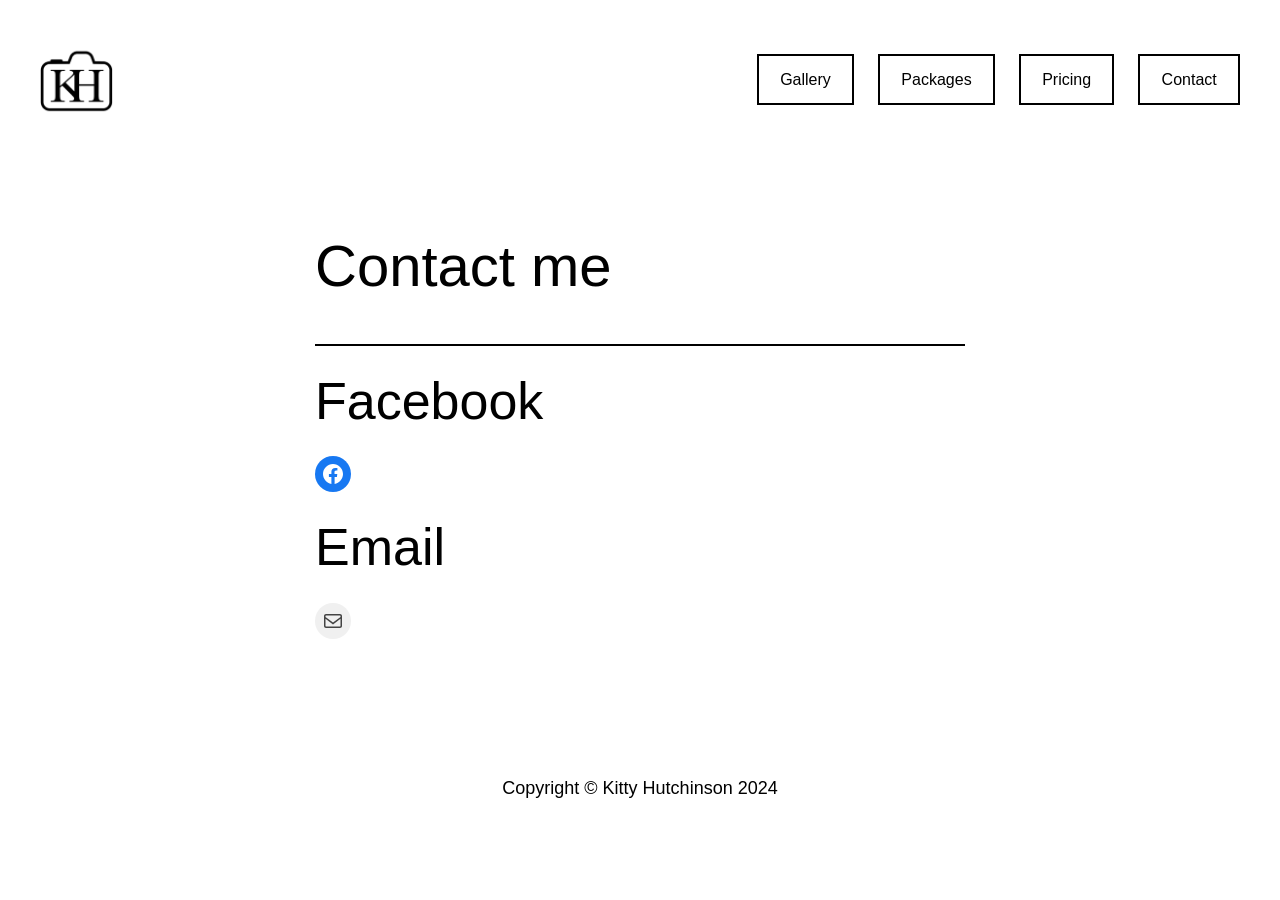
<file: contact-me/index.html>
<!DOCTYPE html>
<html lang="en-US">
<head>
	<meta charset="UTF-8">
	<meta name="viewport" content="width=device-width, initial-scale=1">
<meta name="robots" content="max-image-preview:large">
<title>Contact me &#8211; Kitty Hutchinson Photography</title>
<link rel="alternate" type="application/rss+xml" title="Kitty Hutchinson Photography &raquo; Feed" href="/feed/">
<link rel="alternate" type="application/rss+xml" title="Kitty Hutchinson Photography &raquo; Comments Feed" href="/comments/feed/">
<script>
window._wpemojiSettings = {"baseUrl":"https:\/\/s.w.org\/images\/core\/emoji\/15.0.3\/72x72\/","ext":".png","svgUrl":"https:\/\/s.w.org\/images\/core\/emoji\/15.0.3\/svg\/","svgExt":".svg","source":{"concatemoji":"\/wp-includes\/js\/wp-emoji-release.min.js?ver=6.6.2"}};
/*! This file is auto-generated */
!function(i,n){var o,s,e;function c(e){try{var t={supportTests:e,timestamp:(new Date).valueOf()};sessionStorage.setItem(o,JSON.stringify(t))}catch(e){}}function p(e,t,n){e.clearRect(0,0,e.canvas.width,e.canvas.height),e.fillText(t,0,0);var t=new Uint32Array(e.getImageData(0,0,e.canvas.width,e.canvas.height).data),r=(e.clearRect(0,0,e.canvas.width,e.canvas.height),e.fillText(n,0,0),new Uint32Array(e.getImageData(0,0,e.canvas.width,e.canvas.height).data));return t.every(function(e,t){return e===r[t]})}function u(e,t,n){switch(t){case"flag":return n(e,"🏳️‍⚧️","🏳️​⚧️")?!1:!n(e,"🇺🇳","🇺​🇳")&&!n(e,"🏴󠁧󠁢󠁥󠁮󠁧󠁿","🏴​󠁧​󠁢​󠁥​󠁮​󠁧​󠁿");case"emoji":return!n(e,"🐦‍⬛","🐦​⬛")}return!1}function f(e,t,n){var r="undefined"!=typeof WorkerGlobalScope&&self instanceof WorkerGlobalScope?new OffscreenCanvas(300,150):i.createElement("canvas"),a=r.getContext("2d",{willReadFrequently:!0}),o=(a.textBaseline="top",a.font="600 32px Arial",{});return e.forEach(function(e){o[e]=t(a,e,n)}),o}function t(e){var t=i.createElement("script");t.src=e,t.defer=!0,i.head.appendChild(t)}"undefined"!=typeof Promise&&(o="wpEmojiSettingsSupports",s=["flag","emoji"],n.supports={everything:!0,everythingExceptFlag:!0},e=new Promise(function(e){i.addEventListener("DOMContentLoaded",e,{once:!0})}),new Promise(function(t){var n=function(){try{var e=JSON.parse(sessionStorage.getItem(o));if("object"==typeof e&&"number"==typeof e.timestamp&&(new Date).valueOf()<e.timestamp+604800&&"object"==typeof e.supportTests)return e.supportTests}catch(e){}return null}();if(!n){if("undefined"!=typeof Worker&&"undefined"!=typeof OffscreenCanvas&&"undefined"!=typeof URL&&URL.createObjectURL&&"undefined"!=typeof Blob)try{var e="postMessage("+f.toString()+"("+[JSON.stringify(s),u.toString(),p.toString()].join(",")+"));",r=new Blob([e],{type:"text/javascript"}),a=new Worker(URL.createObjectURL(r),{name:"wpTestEmojiSupports"});return void(a.onmessage=function(e){c(n=e.data),a.terminate(),t(n)})}catch(e){}c(n=f(s,u,p))}t(n)}).then(function(e){for(var t in e)n.supports[t]=e[t],n.supports.everything=n.supports.everything&&n.supports[t],"flag"!==t&&(n.supports.everythingExceptFlag=n.supports.everythingExceptFlag&&n.supports[t]);n.supports.everythingExceptFlag=n.supports.everythingExceptFlag&&!n.supports.flag,n.DOMReady=!1,n.readyCallback=function(){n.DOMReady=!0}}).then(function(){return e}).then(function(){var e;n.supports.everything||(n.readyCallback(),(e=n.source||{}).concatemoji?t(e.concatemoji):e.wpemoji&&e.twemoji&&(t(e.twemoji),t(e.wpemoji)))}))}((window,document),window._wpemojiSettings);
</script>
<style id="wp-block-site-logo-inline-css">.wp-block-site-logo{box-sizing:border-box;line-height:0}.wp-block-site-logo a{display:inline-block;line-height:0}.wp-block-site-logo.is-default-size img{height:auto;width:120px}.wp-block-site-logo img{height:auto;max-width:100%}.wp-block-site-logo a,.wp-block-site-logo img{border-radius:inherit}.wp-block-site-logo.aligncenter{margin-left:auto;margin-right:auto;text-align:center}:root :where(.wp-block-site-logo.is-style-rounded){border-radius:9999px}</style>
<style id="wp-block-button-inline-css">.wp-block-button__link{box-sizing:border-box;cursor:pointer;display:inline-block;text-align:center;word-break:break-word}.wp-block-button__link.aligncenter{text-align:center}.wp-block-button__link.alignright{text-align:right}:where(.wp-block-button__link){border-radius:9999px;box-shadow:none;padding:calc(.667em + 2px) calc(1.333em + 2px);text-decoration:none}.wp-block-button[style*=text-decoration] .wp-block-button__link{text-decoration:inherit}.wp-block-buttons>.wp-block-button.has-custom-width{max-width:none}.wp-block-buttons>.wp-block-button.has-custom-width .wp-block-button__link{width:100%}.wp-block-buttons>.wp-block-button.has-custom-font-size .wp-block-button__link{font-size:inherit}.wp-block-buttons>.wp-block-button.wp-block-button__width-25{width:calc(25% - var(--wp--style--block-gap, .5em)*.75)}.wp-block-buttons>.wp-block-button.wp-block-button__width-50{width:calc(50% - var(--wp--style--block-gap, .5em)*.5)}.wp-block-buttons>.wp-block-button.wp-block-button__width-75{width:calc(75% - var(--wp--style--block-gap, .5em)*.25)}.wp-block-buttons>.wp-block-button.wp-block-button__width-100{flex-basis:100%;width:100%}.wp-block-buttons.is-vertical>.wp-block-button.wp-block-button__width-25{width:25%}.wp-block-buttons.is-vertical>.wp-block-button.wp-block-button__width-50{width:50%}.wp-block-buttons.is-vertical>.wp-block-button.wp-block-button__width-75{width:75%}.wp-block-button.is-style-squared,.wp-block-button__link.wp-block-button.is-style-squared{border-radius:0}.wp-block-button.no-border-radius,.wp-block-button__link.no-border-radius{border-radius:0!important}:root :where(.wp-block-button .wp-block-button__link.is-style-outline),:root :where(.wp-block-button.is-style-outline>.wp-block-button__link){border:2px solid;padding:.667em 1.333em}:root :where(.wp-block-button .wp-block-button__link.is-style-outline:not(.has-text-color)),:root :where(.wp-block-button.is-style-outline>.wp-block-button__link:not(.has-text-color)){color:currentColor}:root :where(.wp-block-button .wp-block-button__link.is-style-outline:not(.has-background)),:root :where(.wp-block-button.is-style-outline>.wp-block-button__link:not(.has-background)){background-color:initial;background-image:none}</style>
<style id="wp-block-buttons-inline-css">.wp-block-buttons.is-vertical{flex-direction:column}.wp-block-buttons.is-vertical>.wp-block-button:last-child{margin-bottom:0}.wp-block-buttons>.wp-block-button{display:inline-block;margin:0}.wp-block-buttons.is-content-justification-left{justify-content:flex-start}.wp-block-buttons.is-content-justification-left.is-vertical{align-items:flex-start}.wp-block-buttons.is-content-justification-center{justify-content:center}.wp-block-buttons.is-content-justification-center.is-vertical{align-items:center}.wp-block-buttons.is-content-justification-right{justify-content:flex-end}.wp-block-buttons.is-content-justification-right.is-vertical{align-items:flex-end}.wp-block-buttons.is-content-justification-space-between{justify-content:space-between}.wp-block-buttons.aligncenter{text-align:center}.wp-block-buttons:not(.is-content-justification-space-between,.is-content-justification-right,.is-content-justification-left,.is-content-justification-center) .wp-block-button.aligncenter{margin-left:auto;margin-right:auto;width:100%}.wp-block-buttons[style*=text-decoration] .wp-block-button,.wp-block-buttons[style*=text-decoration] .wp-block-button__link{text-decoration:inherit}.wp-block-buttons.has-custom-font-size .wp-block-button__link{font-size:inherit}.wp-block-button.aligncenter{text-align:center}</style>
<link rel="stylesheet" id="wp-block-navigation-css" href="/wp-includes/blocks/navigation/style.min.css?ver=6.6.2" media="all">
<style id="wp-block-group-inline-css">.wp-block-group{box-sizing:border-box}:where(.wp-block-group.wp-block-group-is-layout-constrained){position:relative}</style>
<style id="wp-block-post-featured-image-inline-css">.wp-block-post-featured-image{margin-left:0;margin-right:0}.wp-block-post-featured-image a{display:block;height:100%}.wp-block-post-featured-image :where(img){box-sizing:border-box;height:auto;max-width:100%;vertical-align:bottom;width:100%}.wp-block-post-featured-image.alignfull img,.wp-block-post-featured-image.alignwide img{width:100%}.wp-block-post-featured-image .wp-block-post-featured-image__overlay.has-background-dim{background-color:#000;inset:0;position:absolute}.wp-block-post-featured-image{position:relative}.wp-block-post-featured-image .wp-block-post-featured-image__overlay.has-background-gradient{background-color:initial}.wp-block-post-featured-image .wp-block-post-featured-image__overlay.has-background-dim-0{opacity:0}.wp-block-post-featured-image .wp-block-post-featured-image__overlay.has-background-dim-10{opacity:.1}.wp-block-post-featured-image .wp-block-post-featured-image__overlay.has-background-dim-20{opacity:.2}.wp-block-post-featured-image .wp-block-post-featured-image__overlay.has-background-dim-30{opacity:.3}.wp-block-post-featured-image .wp-block-post-featured-image__overlay.has-background-dim-40{opacity:.4}.wp-block-post-featured-image .wp-block-post-featured-image__overlay.has-background-dim-50{opacity:.5}.wp-block-post-featured-image .wp-block-post-featured-image__overlay.has-background-dim-60{opacity:.6}.wp-block-post-featured-image .wp-block-post-featured-image__overlay.has-background-dim-70{opacity:.7}.wp-block-post-featured-image .wp-block-post-featured-image__overlay.has-background-dim-80{opacity:.8}.wp-block-post-featured-image .wp-block-post-featured-image__overlay.has-background-dim-90{opacity:.9}.wp-block-post-featured-image .wp-block-post-featured-image__overlay.has-background-dim-100{opacity:1}.wp-block-post-featured-image:where(.alignleft,.alignright){width:100%}</style>
<style id="wp-block-post-title-inline-css">.wp-block-post-title{box-sizing:border-box;word-break:break-word}.wp-block-post-title a{display:inline-block}</style>
<style id="wp-block-separator-inline-css">@charset "UTF-8";.wp-block-separator{border:none;border-top:2px solid}:root :where(.wp-block-separator.is-style-dots){height:auto;line-height:1;text-align:center}:root :where(.wp-block-separator.is-style-dots):before{color:currentColor;content:"···";font-family:serif;font-size:1.5em;letter-spacing:2em;padding-left:2em}.wp-block-separator.is-style-dots{background:none!important;border:none!important}</style>
<style id="wp-block-heading-inline-css">h1.has-background,h2.has-background,h3.has-background,h4.has-background,h5.has-background,h6.has-background{padding:1.25em 2.375em}h1.has-text-align-left[style*=writing-mode]:where([style*=vertical-lr]),h1.has-text-align-right[style*=writing-mode]:where([style*=vertical-rl]),h2.has-text-align-left[style*=writing-mode]:where([style*=vertical-lr]),h2.has-text-align-right[style*=writing-mode]:where([style*=vertical-rl]),h3.has-text-align-left[style*=writing-mode]:where([style*=vertical-lr]),h3.has-text-align-right[style*=writing-mode]:where([style*=vertical-rl]),h4.has-text-align-left[style*=writing-mode]:where([style*=vertical-lr]),h4.has-text-align-right[style*=writing-mode]:where([style*=vertical-rl]),h5.has-text-align-left[style*=writing-mode]:where([style*=vertical-lr]),h5.has-text-align-right[style*=writing-mode]:where([style*=vertical-rl]),h6.has-text-align-left[style*=writing-mode]:where([style*=vertical-lr]),h6.has-text-align-right[style*=writing-mode]:where([style*=vertical-rl]){rotate:180deg}</style>
<link rel="stylesheet" id="wp-block-social-links-css" href="/wp-includes/blocks/social-links/style.min.css?ver=6.6.2" media="all">
<style id="wp-block-paragraph-inline-css">.is-small-text{font-size:.875em}.is-regular-text{font-size:1em}.is-large-text{font-size:2.25em}.is-larger-text{font-size:3em}.has-drop-cap:not(:focus):first-letter{float:left;font-size:8.4em;font-style:normal;font-weight:100;line-height:.68;margin:.05em .1em 0 0;text-transform:uppercase}body.rtl .has-drop-cap:not(:focus):first-letter{float:none;margin-left:.1em}p.has-drop-cap.has-background{overflow:hidden}:root :where(p.has-background){padding:1.25em 2.375em}:where(p.has-text-color:not(.has-link-color)) a{color:inherit}p.has-text-align-left[style*="writing-mode:vertical-lr"],p.has-text-align-right[style*="writing-mode:vertical-rl"]{rotate:180deg}</style>
<style id="wp-block-comments-inline-css">.wp-block-post-comments{box-sizing:border-box}.wp-block-post-comments .alignleft{float:left}.wp-block-post-comments .alignright{float:right}.wp-block-post-comments .navigation:after{clear:both;content:"";display:table}.wp-block-post-comments .commentlist{clear:both;list-style:none;margin:0;padding:0}.wp-block-post-comments .commentlist .comment{min-height:2.25em;padding-left:3.25em}.wp-block-post-comments .commentlist .comment p{font-size:1em;line-height:1.8;margin:1em 0}.wp-block-post-comments .commentlist .children{list-style:none;margin:0;padding:0}.wp-block-post-comments .comment-author{line-height:1.5}.wp-block-post-comments .comment-author .avatar{border-radius:1.5em;display:block;float:left;height:2.5em;margin-right:.75em;margin-top:.5em;width:2.5em}.wp-block-post-comments .comment-author cite{font-style:normal}.wp-block-post-comments .comment-meta{font-size:.875em;line-height:1.5}.wp-block-post-comments .comment-meta b{font-weight:400}.wp-block-post-comments .comment-meta .comment-awaiting-moderation{display:block;margin-bottom:1em;margin-top:1em}.wp-block-post-comments .comment-body .commentmetadata{font-size:.875em}.wp-block-post-comments .comment-form-author label,.wp-block-post-comments .comment-form-comment label,.wp-block-post-comments .comment-form-email label,.wp-block-post-comments .comment-form-url label{display:block;margin-bottom:.25em}.wp-block-post-comments .comment-form input:not([type=submit]):not([type=checkbox]),.wp-block-post-comments .comment-form textarea{box-sizing:border-box;display:block;width:100%}.wp-block-post-comments .comment-form-cookies-consent{display:flex;gap:.25em}.wp-block-post-comments .comment-form-cookies-consent #wp-comment-cookies-consent{margin-top:.35em}.wp-block-post-comments .comment-reply-title{margin-bottom:0}.wp-block-post-comments .comment-reply-title :where(small){font-size:var(--wp--preset--font-size--medium,smaller);margin-left:.5em}.wp-block-post-comments .reply{font-size:.875em;margin-bottom:1.4em}.wp-block-post-comments input:not([type=submit]),.wp-block-post-comments textarea{border:1px solid #949494;font-family:inherit;font-size:1em}.wp-block-post-comments input:not([type=submit]):not([type=checkbox]),.wp-block-post-comments textarea{padding:calc(.667em + 2px)}:where(.wp-block-post-comments input[type=submit]){border:none}</style>
<style id="wp-block-library-inline-css">:root{--wp-admin-theme-color:#007cba;--wp-admin-theme-color--rgb:0,124,186;--wp-admin-theme-color-darker-10:#006ba1;--wp-admin-theme-color-darker-10--rgb:0,107,161;--wp-admin-theme-color-darker-20:#005a87;--wp-admin-theme-color-darker-20--rgb:0,90,135;--wp-admin-border-width-focus:2px;--wp-block-synced-color:#7a00df;--wp-block-synced-color--rgb:122,0,223;--wp-bound-block-color:var(--wp-block-synced-color)}@media (min-resolution:192dpi){:root{--wp-admin-border-width-focus:1.5px}}.wp-element-button{cursor:pointer}:root{--wp--preset--font-size--normal:16px;--wp--preset--font-size--huge:42px}:root .has-very-light-gray-background-color{background-color:#eee}:root .has-very-dark-gray-background-color{background-color:#313131}:root .has-very-light-gray-color{color:#eee}:root .has-very-dark-gray-color{color:#313131}:root .has-vivid-green-cyan-to-vivid-cyan-blue-gradient-background{background:linear-gradient(135deg,#00d084,#0693e3)}:root .has-purple-crush-gradient-background{background:linear-gradient(135deg,#34e2e4,#4721fb 50%,#ab1dfe)}:root .has-hazy-dawn-gradient-background{background:linear-gradient(135deg,#faaca8,#dad0ec)}:root .has-subdued-olive-gradient-background{background:linear-gradient(135deg,#fafae1,#67a671)}:root .has-atomic-cream-gradient-background{background:linear-gradient(135deg,#fdd79a,#004a59)}:root .has-nightshade-gradient-background{background:linear-gradient(135deg,#330968,#31cdcf)}:root .has-midnight-gradient-background{background:linear-gradient(135deg,#020381,#2874fc)}.has-regular-font-size{font-size:1em}.has-larger-font-size{font-size:2.625em}.has-normal-font-size{font-size:var(--wp--preset--font-size--normal)}.has-huge-font-size{font-size:var(--wp--preset--font-size--huge)}.has-text-align-center{text-align:center}.has-text-align-left{text-align:left}.has-text-align-right{text-align:right}#end-resizable-editor-section{display:none}.aligncenter{clear:both}.items-justified-left{justify-content:flex-start}.items-justified-center{justify-content:center}.items-justified-right{justify-content:flex-end}.items-justified-space-between{justify-content:space-between}.screen-reader-text{border:0;clip:rect(1px,1px,1px,1px);clip-path:inset(50%);height:1px;margin:-1px;overflow:hidden;padding:0;position:absolute;width:1px;word-wrap:normal!important}.screen-reader-text:focus{background-color:#ddd;clip:auto!important;clip-path:none;color:#444;display:block;font-size:1em;height:auto;left:5px;line-height:normal;padding:15px 23px 14px;text-decoration:none;top:5px;width:auto;z-index:100000}html :where(.has-border-color){border-style:solid}html :where([style*=border-top-color]){border-top-style:solid}html :where([style*=border-right-color]){border-right-style:solid}html :where([style*=border-bottom-color]){border-bottom-style:solid}html :where([style*=border-left-color]){border-left-style:solid}html :where([style*=border-width]){border-style:solid}html :where([style*=border-top-width]){border-top-style:solid}html :where([style*=border-right-width]){border-right-style:solid}html :where([style*=border-bottom-width]){border-bottom-style:solid}html :where([style*=border-left-width]){border-left-style:solid}html :where(img[class*=wp-image-]){height:auto;max-width:100%}:where(figure){margin:0 0 1em}html :where(.is-position-sticky){--wp-admin--admin-bar--position-offset:var(--wp-admin--admin-bar--height,0px)}@media screen and (max-width:600px){html :where(.is-position-sticky){--wp-admin--admin-bar--position-offset:0px}}</style>
<style id="global-styles-inline-css">:root{--wp--preset--aspect-ratio--square: 1;--wp--preset--aspect-ratio--4-3: 4/3;--wp--preset--aspect-ratio--3-4: 3/4;--wp--preset--aspect-ratio--3-2: 3/2;--wp--preset--aspect-ratio--2-3: 2/3;--wp--preset--aspect-ratio--16-9: 16/9;--wp--preset--aspect-ratio--9-16: 9/16;--wp--preset--color--black: #000000;--wp--preset--color--cyan-bluish-gray: #abb8c3;--wp--preset--color--white: #ffffff;--wp--preset--color--pale-pink: #f78da7;--wp--preset--color--vivid-red: #cf2e2e;--wp--preset--color--luminous-vivid-orange: #ff6900;--wp--preset--color--luminous-vivid-amber: #fcb900;--wp--preset--color--light-green-cyan: #7bdcb5;--wp--preset--color--vivid-green-cyan: #00d084;--wp--preset--color--pale-cyan-blue: #8ed1fc;--wp--preset--color--vivid-cyan-blue: #0693e3;--wp--preset--color--vivid-purple: #9b51e0;--wp--preset--color--base: #ffffff;--wp--preset--color--contrast: #000000;--wp--preset--color--primary: #9DFF20;--wp--preset--color--secondary: #345C00;--wp--preset--color--tertiary: #F6F6F6;--wp--preset--gradient--vivid-cyan-blue-to-vivid-purple: linear-gradient(135deg,rgba(6,147,227,1) 0%,rgb(155,81,224) 100%);--wp--preset--gradient--light-green-cyan-to-vivid-green-cyan: linear-gradient(135deg,rgb(122,220,180) 0%,rgb(0,208,130) 100%);--wp--preset--gradient--luminous-vivid-amber-to-luminous-vivid-orange: linear-gradient(135deg,rgba(252,185,0,1) 0%,rgba(255,105,0,1) 100%);--wp--preset--gradient--luminous-vivid-orange-to-vivid-red: linear-gradient(135deg,rgba(255,105,0,1) 0%,rgb(207,46,46) 100%);--wp--preset--gradient--very-light-gray-to-cyan-bluish-gray: linear-gradient(135deg,rgb(238,238,238) 0%,rgb(169,184,195) 100%);--wp--preset--gradient--cool-to-warm-spectrum: linear-gradient(135deg,rgb(74,234,220) 0%,rgb(151,120,209) 20%,rgb(207,42,186) 40%,rgb(238,44,130) 60%,rgb(251,105,98) 80%,rgb(254,248,76) 100%);--wp--preset--gradient--blush-light-purple: linear-gradient(135deg,rgb(255,206,236) 0%,rgb(152,150,240) 100%);--wp--preset--gradient--blush-bordeaux: linear-gradient(135deg,rgb(254,205,165) 0%,rgb(254,45,45) 50%,rgb(107,0,62) 100%);--wp--preset--gradient--luminous-dusk: linear-gradient(135deg,rgb(255,203,112) 0%,rgb(199,81,192) 50%,rgb(65,88,208) 100%);--wp--preset--gradient--pale-ocean: linear-gradient(135deg,rgb(255,245,203) 0%,rgb(182,227,212) 50%,rgb(51,167,181) 100%);--wp--preset--gradient--electric-grass: linear-gradient(135deg,rgb(202,248,128) 0%,rgb(113,206,126) 100%);--wp--preset--gradient--midnight: linear-gradient(135deg,rgb(2,3,129) 0%,rgb(40,116,252) 100%);--wp--preset--font-size--small: clamp(0.875rem, 0.875rem + ((1vw - 0.2rem) * 0.227), 1rem);--wp--preset--font-size--medium: clamp(1rem, 1rem + ((1vw - 0.2rem) * 0.227), 1.125rem);--wp--preset--font-size--large: clamp(1.75rem, 1.75rem + ((1vw - 0.2rem) * 0.227), 1.875rem);--wp--preset--font-size--x-large: 2.25rem;--wp--preset--font-size--xx-large: clamp(6.1rem, 6.1rem + ((1vw - 0.2rem) * 7.091), 10rem);--wp--preset--font-family--dm-sans: "DM Sans", sans-serif;--wp--preset--font-family--ibm-plex-mono: 'IBM Plex Mono', monospace;--wp--preset--font-family--inter: "Inter", sans-serif;--wp--preset--font-family--system-font: -apple-system,BlinkMacSystemFont,"Segoe UI",Roboto,Oxygen-Sans,Ubuntu,Cantarell,"Helvetica Neue",sans-serif;--wp--preset--font-family--source-serif-pro: "Source Serif Pro", serif;--wp--preset--spacing--20: 0.44rem;--wp--preset--spacing--30: clamp(1.5rem, 5vw, 2rem);--wp--preset--spacing--40: clamp(1.8rem, 1.8rem + ((1vw - 0.48rem) * 2.885), 3rem);--wp--preset--spacing--50: clamp(2.5rem, 8vw, 4.5rem);--wp--preset--spacing--60: clamp(3.75rem, 10vw, 7rem);--wp--preset--spacing--70: clamp(5rem, 5.25rem + ((1vw - 0.48rem) * 9.096), 8rem);--wp--preset--spacing--80: clamp(7rem, 14vw, 11rem);--wp--preset--shadow--natural: 6px 6px 9px rgba(0, 0, 0, 0.2);--wp--preset--shadow--deep: 12px 12px 50px rgba(0, 0, 0, 0.4);--wp--preset--shadow--sharp: 6px 6px 0px rgba(0, 0, 0, 0.2);--wp--preset--shadow--outlined: 6px 6px 0px -3px rgba(255, 255, 255, 1), 6px 6px rgba(0, 0, 0, 1);--wp--preset--shadow--crisp: 6px 6px 0px rgba(0, 0, 0, 1);}:root { --wp--style--global--content-size: 650px;--wp--style--global--wide-size: 1200px; }:where(body) { margin: 0; }.wp-site-blocks { padding-top: var(--wp--style--root--padding-top); padding-bottom: var(--wp--style--root--padding-bottom); }.has-global-padding { padding-right: var(--wp--style--root--padding-right); padding-left: var(--wp--style--root--padding-left); }.has-global-padding > .alignfull { margin-right: calc(var(--wp--style--root--padding-right) * -1); margin-left: calc(var(--wp--style--root--padding-left) * -1); }.has-global-padding :where(:not(.alignfull.is-layout-flow) > .has-global-padding:not(.wp-block-block, .alignfull)) { padding-right: 0; padding-left: 0; }.has-global-padding :where(:not(.alignfull.is-layout-flow) > .has-global-padding:not(.wp-block-block, .alignfull)) > .alignfull { margin-left: 0; margin-right: 0; }.wp-site-blocks > .alignleft { float: left; margin-right: 2em; }.wp-site-blocks > .alignright { float: right; margin-left: 2em; }.wp-site-blocks > .aligncenter { justify-content: center; margin-left: auto; margin-right: auto; }:where(.wp-site-blocks) > * { margin-block-start: 1.5rem; margin-block-end: 0; }:where(.wp-site-blocks) > :first-child { margin-block-start: 0; }:where(.wp-site-blocks) > :last-child { margin-block-end: 0; }:root { --wp--style--block-gap: 1.5rem; }:root :where(.is-layout-flow) > :first-child{margin-block-start: 0;}:root :where(.is-layout-flow) > :last-child{margin-block-end: 0;}:root :where(.is-layout-flow) > *{margin-block-start: 1.5rem;margin-block-end: 0;}:root :where(.is-layout-constrained) > :first-child{margin-block-start: 0;}:root :where(.is-layout-constrained) > :last-child{margin-block-end: 0;}:root :where(.is-layout-constrained) > *{margin-block-start: 1.5rem;margin-block-end: 0;}:root :where(.is-layout-flex){gap: 1.5rem;}:root :where(.is-layout-grid){gap: 1.5rem;}.is-layout-flow > .alignleft{float: left;margin-inline-start: 0;margin-inline-end: 2em;}.is-layout-flow > .alignright{float: right;margin-inline-start: 2em;margin-inline-end: 0;}.is-layout-flow > .aligncenter{margin-left: auto !important;margin-right: auto !important;}.is-layout-constrained > .alignleft{float: left;margin-inline-start: 0;margin-inline-end: 2em;}.is-layout-constrained > .alignright{float: right;margin-inline-start: 2em;margin-inline-end: 0;}.is-layout-constrained > .aligncenter{margin-left: auto !important;margin-right: auto !important;}.is-layout-constrained > :where(:not(.alignleft):not(.alignright):not(.alignfull)){max-width: var(--wp--style--global--content-size);margin-left: auto !important;margin-right: auto !important;}.is-layout-constrained > .alignwide{max-width: var(--wp--style--global--wide-size);}body .is-layout-flex{display: flex;}.is-layout-flex{flex-wrap: wrap;align-items: center;}.is-layout-flex > :is(*, div){margin: 0;}body .is-layout-grid{display: grid;}.is-layout-grid > :is(*, div){margin: 0;}body{background-color: var(--wp--preset--color--base);color: var(--wp--preset--color--contrast);font-family: var(--wp--preset--font-family--system-font);font-size: var(--wp--preset--font-size--medium);line-height: 1.6;--wp--style--root--padding-top: var(--wp--preset--spacing--40);--wp--style--root--padding-right: var(--wp--preset--spacing--30);--wp--style--root--padding-bottom: var(--wp--preset--spacing--40);--wp--style--root--padding-left: var(--wp--preset--spacing--30);}a:where(:not(.wp-element-button)){color: var(--wp--preset--color--contrast);text-decoration: underline;}:root :where(a:where(:not(.wp-element-button)):hover){text-decoration: none;}:root :where(a:where(:not(.wp-element-button)):focus){text-decoration: underline dashed;}:root :where(a:where(:not(.wp-element-button)):active){color: var(--wp--preset--color--secondary);text-decoration: none;}h1, h2, h3, h4, h5, h6{font-weight: 400;line-height: 1.4;}h1{font-size: clamp(2.032rem, 2.032rem + ((1vw - 0.2rem) * 2.896), 3.625rem);line-height: 1.2;}h2{font-size: clamp(2.625rem, calc(2.625rem + ((1vw - 0.48rem) * 8.4135)), 3.25rem);line-height: 1.2;}h3{font-size: var(--wp--preset--font-size--x-large);}h4{font-size: var(--wp--preset--font-size--large);}h5{font-size: var(--wp--preset--font-size--medium);font-weight: 700;text-transform: uppercase;}h6{font-size: var(--wp--preset--font-size--medium);text-transform: uppercase;}:root :where(.wp-element-button, .wp-block-button__link){background-color: var(--wp--preset--color--primary);border-radius: 0;border-width: 0;color: var(--wp--preset--color--contrast);font-family: inherit;font-size: inherit;line-height: inherit;padding: calc(0.667em + 2px) calc(1.333em + 2px);text-decoration: none;}:root :where(.wp-element-button:visited, .wp-block-button__link:visited){color: var(--wp--preset--color--contrast);}:root :where(.wp-element-button:hover, .wp-block-button__link:hover){background-color: var(--wp--preset--color--contrast);color: var(--wp--preset--color--base);}:root :where(.wp-element-button:focus, .wp-block-button__link:focus){background-color: var(--wp--preset--color--contrast);color: var(--wp--preset--color--base);}:root :where(.wp-element-button:active, .wp-block-button__link:active){background-color: var(--wp--preset--color--secondary);color: var(--wp--preset--color--base);}.has-black-color{color: var(--wp--preset--color--black) !important;}.has-cyan-bluish-gray-color{color: var(--wp--preset--color--cyan-bluish-gray) !important;}.has-white-color{color: var(--wp--preset--color--white) !important;}.has-pale-pink-color{color: var(--wp--preset--color--pale-pink) !important;}.has-vivid-red-color{color: var(--wp--preset--color--vivid-red) !important;}.has-luminous-vivid-orange-color{color: var(--wp--preset--color--luminous-vivid-orange) !important;}.has-luminous-vivid-amber-color{color: var(--wp--preset--color--luminous-vivid-amber) !important;}.has-light-green-cyan-color{color: var(--wp--preset--color--light-green-cyan) !important;}.has-vivid-green-cyan-color{color: var(--wp--preset--color--vivid-green-cyan) !important;}.has-pale-cyan-blue-color{color: var(--wp--preset--color--pale-cyan-blue) !important;}.has-vivid-cyan-blue-color{color: var(--wp--preset--color--vivid-cyan-blue) !important;}.has-vivid-purple-color{color: var(--wp--preset--color--vivid-purple) !important;}.has-base-color{color: var(--wp--preset--color--base) !important;}.has-contrast-color{color: var(--wp--preset--color--contrast) !important;}.has-primary-color{color: var(--wp--preset--color--primary) !important;}.has-secondary-color{color: var(--wp--preset--color--secondary) !important;}.has-tertiary-color{color: var(--wp--preset--color--tertiary) !important;}.has-black-background-color{background-color: var(--wp--preset--color--black) !important;}.has-cyan-bluish-gray-background-color{background-color: var(--wp--preset--color--cyan-bluish-gray) !important;}.has-white-background-color{background-color: var(--wp--preset--color--white) !important;}.has-pale-pink-background-color{background-color: var(--wp--preset--color--pale-pink) !important;}.has-vivid-red-background-color{background-color: var(--wp--preset--color--vivid-red) !important;}.has-luminous-vivid-orange-background-color{background-color: var(--wp--preset--color--luminous-vivid-orange) !important;}.has-luminous-vivid-amber-background-color{background-color: var(--wp--preset--color--luminous-vivid-amber) !important;}.has-light-green-cyan-background-color{background-color: var(--wp--preset--color--light-green-cyan) !important;}.has-vivid-green-cyan-background-color{background-color: var(--wp--preset--color--vivid-green-cyan) !important;}.has-pale-cyan-blue-background-color{background-color: var(--wp--preset--color--pale-cyan-blue) !important;}.has-vivid-cyan-blue-background-color{background-color: var(--wp--preset--color--vivid-cyan-blue) !important;}.has-vivid-purple-background-color{background-color: var(--wp--preset--color--vivid-purple) !important;}.has-base-background-color{background-color: var(--wp--preset--color--base) !important;}.has-contrast-background-color{background-color: var(--wp--preset--color--contrast) !important;}.has-primary-background-color{background-color: var(--wp--preset--color--primary) !important;}.has-secondary-background-color{background-color: var(--wp--preset--color--secondary) !important;}.has-tertiary-background-color{background-color: var(--wp--preset--color--tertiary) !important;}.has-black-border-color{border-color: var(--wp--preset--color--black) !important;}.has-cyan-bluish-gray-border-color{border-color: var(--wp--preset--color--cyan-bluish-gray) !important;}.has-white-border-color{border-color: var(--wp--preset--color--white) !important;}.has-pale-pink-border-color{border-color: var(--wp--preset--color--pale-pink) !important;}.has-vivid-red-border-color{border-color: var(--wp--preset--color--vivid-red) !important;}.has-luminous-vivid-orange-border-color{border-color: var(--wp--preset--color--luminous-vivid-orange) !important;}.has-luminous-vivid-amber-border-color{border-color: var(--wp--preset--color--luminous-vivid-amber) !important;}.has-light-green-cyan-border-color{border-color: var(--wp--preset--color--light-green-cyan) !important;}.has-vivid-green-cyan-border-color{border-color: var(--wp--preset--color--vivid-green-cyan) !important;}.has-pale-cyan-blue-border-color{border-color: var(--wp--preset--color--pale-cyan-blue) !important;}.has-vivid-cyan-blue-border-color{border-color: var(--wp--preset--color--vivid-cyan-blue) !important;}.has-vivid-purple-border-color{border-color: var(--wp--preset--color--vivid-purple) !important;}.has-base-border-color{border-color: var(--wp--preset--color--base) !important;}.has-contrast-border-color{border-color: var(--wp--preset--color--contrast) !important;}.has-primary-border-color{border-color: var(--wp--preset--color--primary) !important;}.has-secondary-border-color{border-color: var(--wp--preset--color--secondary) !important;}.has-tertiary-border-color{border-color: var(--wp--preset--color--tertiary) !important;}.has-vivid-cyan-blue-to-vivid-purple-gradient-background{background: var(--wp--preset--gradient--vivid-cyan-blue-to-vivid-purple) !important;}.has-light-green-cyan-to-vivid-green-cyan-gradient-background{background: var(--wp--preset--gradient--light-green-cyan-to-vivid-green-cyan) !important;}.has-luminous-vivid-amber-to-luminous-vivid-orange-gradient-background{background: var(--wp--preset--gradient--luminous-vivid-amber-to-luminous-vivid-orange) !important;}.has-luminous-vivid-orange-to-vivid-red-gradient-background{background: var(--wp--preset--gradient--luminous-vivid-orange-to-vivid-red) !important;}.has-very-light-gray-to-cyan-bluish-gray-gradient-background{background: var(--wp--preset--gradient--very-light-gray-to-cyan-bluish-gray) !important;}.has-cool-to-warm-spectrum-gradient-background{background: var(--wp--preset--gradient--cool-to-warm-spectrum) !important;}.has-blush-light-purple-gradient-background{background: var(--wp--preset--gradient--blush-light-purple) !important;}.has-blush-bordeaux-gradient-background{background: var(--wp--preset--gradient--blush-bordeaux) !important;}.has-luminous-dusk-gradient-background{background: var(--wp--preset--gradient--luminous-dusk) !important;}.has-pale-ocean-gradient-background{background: var(--wp--preset--gradient--pale-ocean) !important;}.has-electric-grass-gradient-background{background: var(--wp--preset--gradient--electric-grass) !important;}.has-midnight-gradient-background{background: var(--wp--preset--gradient--midnight) !important;}.has-small-font-size{font-size: var(--wp--preset--font-size--small) !important;}.has-medium-font-size{font-size: var(--wp--preset--font-size--medium) !important;}.has-large-font-size{font-size: var(--wp--preset--font-size--large) !important;}.has-x-large-font-size{font-size: var(--wp--preset--font-size--x-large) !important;}.has-xx-large-font-size{font-size: var(--wp--preset--font-size--xx-large) !important;}.has-dm-sans-font-family{font-family: var(--wp--preset--font-family--dm-sans) !important;}.has-ibm-plex-mono-font-family{font-family: var(--wp--preset--font-family--ibm-plex-mono) !important;}.has-inter-font-family{font-family: var(--wp--preset--font-family--inter) !important;}.has-system-font-font-family{font-family: var(--wp--preset--font-family--system-font) !important;}.has-source-serif-pro-font-family{font-family: var(--wp--preset--font-family--source-serif-pro) !important;}
:root :where(.wp-block-navigation){font-size: var(--wp--preset--font-size--small);}
:root :where(.wp-block-navigation a:where(:not(.wp-element-button))){text-decoration: none;}
:root :where(.wp-block-navigation a:where(:not(.wp-element-button)):hover){text-decoration: underline;}
:root :where(.wp-block-navigation a:where(:not(.wp-element-button)):focus){text-decoration: underline dashed;}
:root :where(.wp-block-navigation a:where(:not(.wp-element-button)):active){text-decoration: none;}
:root :where(.wp-block-post-content a:where(:not(.wp-element-button))){color: var(--wp--preset--color--secondary);}
:root :where(.wp-block-post-title){font-weight: 400;margin-top: 1.25rem;margin-bottom: 1.25rem;}
:root :where(.wp-block-post-title a:where(:not(.wp-element-button))){text-decoration: none;}
:root :where(.wp-block-post-title a:where(:not(.wp-element-button)):hover){text-decoration: underline;}
:root :where(.wp-block-post-title a:where(:not(.wp-element-button)):focus){text-decoration: underline dashed;}
:root :where(.wp-block-post-title a:where(:not(.wp-element-button)):active){color: var(--wp--preset--color--secondary);text-decoration: none;}
:root :where(.wp-block-separator){}:root :where(.wp-block-separator:not(.is-style-wide):not(.is-style-dots):not(.alignwide):not(.alignfull)){width: 100px}
:root :where(.wp-block-separator){}:root :where(.wp-block-separator:not(.is-style-wide):not(.is-style-dots):not(.alignwide):not(.alignfull)){width: 100px}</style>
<style id="block-style-variation-styles-inline-css">:root :where(.wp-block-button.is-style-outline--ebbee8327495dc1176a75ecf7ef5e8e3 .wp-block-button__link){background: transparent none;border-color: currentColor;border-width: 2px;border-style: solid;color: currentColor;padding-top: 0.667em;padding-right: 1.33em;padding-bottom: 0.667em;padding-left: 1.33em;}
:root :where(.wp-block-button.is-style-outline--4be9f5ff489f69e247ff73eacdecbf59 .wp-block-button__link){background: transparent none;border-color: currentColor;border-width: 2px;border-style: solid;color: currentColor;padding-top: 0.667em;padding-right: 1.33em;padding-bottom: 0.667em;padding-left: 1.33em;}
:root :where(.wp-block-button.is-style-outline--2c9f612fecab549d270277b110e76f4d .wp-block-button__link){background: transparent none;border-color: currentColor;border-width: 2px;border-style: solid;color: currentColor;padding-top: 0.667em;padding-right: 1.33em;padding-bottom: 0.667em;padding-left: 1.33em;}
:root :where(.wp-block-button.is-style-outline--42374c0861447854718e69fc256159c8 .wp-block-button__link){background: transparent none;border-color: currentColor;border-width: 2px;border-style: solid;color: currentColor;padding-top: 0.667em;padding-right: 1.33em;padding-bottom: 0.667em;padding-left: 1.33em;}</style>
<style id="wp-emoji-styles-inline-css">img.wp-smiley, img.emoji {
		display: inline !important;
		border: none !important;
		box-shadow: none !important;
		height: 1em !important;
		width: 1em !important;
		margin: 0 0.07em !important;
		vertical-align: -0.1em !important;
		background: none !important;
		padding: 0 !important;
	}</style>
<style id="core-block-supports-inline-css">.wp-container-core-navigation-is-layout-1{justify-content:flex-end;}.wp-container-core-group-is-layout-1{justify-content:flex-start;}.wp-container-core-group-is-layout-2{justify-content:space-between;}.wp-container-core-group-is-layout-5 > .alignfull{margin-right:calc(var(--wp--preset--spacing--40) * -1);margin-left:calc(var(--wp--preset--spacing--40) * -1);}</style>
<style id="wp-block-template-skip-link-inline-css">.skip-link.screen-reader-text {
			border: 0;
			clip: rect(1px,1px,1px,1px);
			clip-path: inset(50%);
			height: 1px;
			margin: -1px;
			overflow: hidden;
			padding: 0;
			position: absolute !important;
			width: 1px;
			word-wrap: normal !important;
		}

		.skip-link.screen-reader-text:focus {
			background-color: #eee;
			clip: auto !important;
			clip-path: none;
			color: #444;
			display: block;
			font-size: 1em;
			height: auto;
			left: 5px;
			line-height: normal;
			padding: 15px 23px 14px;
			text-decoration: none;
			top: 5px;
			width: auto;
			z-index: 100000;
		}</style>
<link rel="https://api.w.org/" href="/wp-json/">
<link rel="alternate" title="JSON" type="application/json" href="/wp-json/wp/v2/pages/164">
<link rel="EditURI" type="application/rsd+xml" title="RSD" href="/xmlrpc.php?rsd">
<meta name="generator" content="WordPress 6.6.2">
<link rel="canonical" href="/contact-me/">
<link rel="shortlink" href="/?p=164">
<link rel="alternate" title="oEmbed (JSON)" type="application/json+oembed" href="/wp-json/oembed/1.0/embed?url=http%3A%2F%2F%2Fcontact-me%2F">
<link rel="alternate" title="oEmbed (XML)" type="text/xml+oembed" href="/wp-json/oembed/1.0/embed?url=http%3A%2F%2F%2Fcontact-me%2F#038;format=xml">
<script id="wp-load-polyfill-importmap">
( HTMLScriptElement.supports && HTMLScriptElement.supports("importmap") ) || document.write( '<script src="/wp-includes/js/dist/vendor/wp-polyfill-importmap.min.js?ver=1.8.2"><\/scr' + 'ipt>' );
</script>
<script type="importmap" id="wp-importmap">{"imports":{"@wordpress\/interactivity":"\/wp-includes\/js\/dist\/interactivity.min.js?ver=6.6.2"}}</script>
<script type="module" src="/wp-includes/blocks/navigation/view.min.js?ver=6.6.2" id="@wordpress/block-library/navigation-js-module"></script>
<link rel="modulepreload" href="/wp-includes/js/dist/interactivity.min.js?ver=6.6.2" id="@wordpress/interactivity-js-modulepreload">
<style id="wp-fonts-local">@font-face{font-family:"DM Sans";font-style:normal;font-weight:400;font-display:fallback;src:url('/wp-content/themes/twentytwentythree/assets/fonts/dm-sans/DMSans-Regular.woff2') format('woff2');font-stretch:normal;}
@font-face{font-family:"DM Sans";font-style:italic;font-weight:400;font-display:fallback;src:url('/wp-content/themes/twentytwentythree/assets/fonts/dm-sans/DMSans-Regular-Italic.woff2') format('woff2');font-stretch:normal;}
@font-face{font-family:"DM Sans";font-style:normal;font-weight:700;font-display:fallback;src:url('/wp-content/themes/twentytwentythree/assets/fonts/dm-sans/DMSans-Bold.woff2') format('woff2');font-stretch:normal;}
@font-face{font-family:"DM Sans";font-style:italic;font-weight:700;font-display:fallback;src:url('/wp-content/themes/twentytwentythree/assets/fonts/dm-sans/DMSans-Bold-Italic.woff2') format('woff2');font-stretch:normal;}
@font-face{font-family:"IBM Plex Mono";font-style:normal;font-weight:300;font-display:block;src:url('/wp-content/themes/twentytwentythree/assets/fonts/ibm-plex-mono/IBMPlexMono-Light.woff2') format('woff2');font-stretch:normal;}
@font-face{font-family:"IBM Plex Mono";font-style:normal;font-weight:400;font-display:block;src:url('/wp-content/themes/twentytwentythree/assets/fonts/ibm-plex-mono/IBMPlexMono-Regular.woff2') format('woff2');font-stretch:normal;}
@font-face{font-family:"IBM Plex Mono";font-style:italic;font-weight:400;font-display:block;src:url('/wp-content/themes/twentytwentythree/assets/fonts/ibm-plex-mono/IBMPlexMono-Italic.woff2') format('woff2');font-stretch:normal;}
@font-face{font-family:"IBM Plex Mono";font-style:normal;font-weight:700;font-display:block;src:url('/wp-content/themes/twentytwentythree/assets/fonts/ibm-plex-mono/IBMPlexMono-Bold.woff2') format('woff2');font-stretch:normal;}
@font-face{font-family:Inter;font-style:normal;font-weight:200 900;font-display:fallback;src:url('/wp-content/themes/twentytwentythree/assets/fonts/inter/Inter-VariableFont_slnt,wght.ttf') format('truetype');font-stretch:normal;}
@font-face{font-family:"Source Serif Pro";font-style:normal;font-weight:200 900;font-display:fallback;src:url('/wp-content/themes/twentytwentythree/assets/fonts/source-serif-pro/SourceSerif4Variable-Roman.ttf.woff2') format('woff2');font-stretch:normal;}
@font-face{font-family:"Source Serif Pro";font-style:italic;font-weight:200 900;font-display:fallback;src:url('/wp-content/themes/twentytwentythree/assets/fonts/source-serif-pro/SourceSerif4Variable-Italic.ttf.woff2') format('woff2');font-stretch:normal;}</style>
<style id="uagb-style-conditional-extension">@media (min-width: 1025px){body .uag-hide-desktop.uagb-google-map__wrap,body .uag-hide-desktop{display:none !important}}@media (min-width: 768px) and (max-width: 1024px){body .uag-hide-tab.uagb-google-map__wrap,body .uag-hide-tab{display:none !important}}@media (max-width: 767px){body .uag-hide-mob.uagb-google-map__wrap,body .uag-hide-mob{display:none !important}}</style>
<style id="uagb-style-frontend-164">.uag-blocks-common-selector{z-index:var(--z-index-desktop) !important}@media (max-width: 976px){.uag-blocks-common-selector{z-index:var(--z-index-tablet) !important}}@media (max-width: 767px){.uag-blocks-common-selector{z-index:var(--z-index-mobile) !important}}</style>
<link rel="icon" href="/wp-content/uploads/2024/10/Untitled-27-October-2024-at-17.49.41-1-150x150.png" sizes="32x32">
<link rel="icon" href="/wp-content/uploads/2024/10/Untitled-27-October-2024-at-17.49.41-1.png" sizes="192x192">
<link rel="apple-touch-icon" href="/wp-content/uploads/2024/10/Untitled-27-October-2024-at-17.49.41-1.png">
<meta name="msapplication-TileImage" content="/wp-content/uploads/2024/10/Untitled-27-October-2024-at-17.49.41-1.png">
</head>

<body class="page-template-default page page-id-164 wp-custom-logo wp-embed-responsive">

<div class="wp-site-blocks">
<header class="wp-block-template-part">
<div class="wp-block-group has-global-padding is-layout-constrained wp-block-group-is-layout-constrained">
<div class="wp-block-group alignwide is-content-justification-space-between is-layout-flex wp-container-core-group-is-layout-2 wp-block-group-is-layout-flex" style="padding-bottom:var(--wp--preset--spacing--40)">
<div class="wp-block-site-logo"><a href="/" class="custom-logo-link" rel="home"><img width="73" height="71" src="/wp-content/uploads/2024/10/Untitled-27-October-2024-at-17.49.41-1.png" class="custom-logo" alt="Kitty Hutchinson Photography" decoding="async" srcset="/wp-content/uploads/2024/10/Untitled-27-October-2024-at-17.49.41-1.png 1089w, /wp-content/uploads/2024/10/Untitled-27-October-2024-at-17.49.41-1-300x295.png 300w, /wp-content/uploads/2024/10/Untitled-27-October-2024-at-17.49.41-1-1024x1006.png 1024w, /wp-content/uploads/2024/10/Untitled-27-October-2024-at-17.49.41-1-768x755.png 768w" sizes="(max-width: 73px) 100vw, 73px"></a></div>


<div class="wp-block-group is-content-justification-left is-layout-flex wp-container-core-group-is-layout-1 wp-block-group-is-layout-flex"><nav class="is-responsive items-justified-right wp-block-navigation is-content-justification-right is-layout-flex wp-container-core-navigation-is-layout-1 wp-block-navigation-is-layout-flex" aria-label="Navigation" data-wp-interactive="core/navigation" data-wp-context='{"overlayOpenedBy":{"click":false,"hover":false,"focus":false},"type":"overlay","roleAttribute":"","ariaLabel":"Menu"}'><button aria-haspopup="dialog" aria-label="Open menu" class="wp-block-navigation__responsive-container-open " data-wp-on-async--click="actions.openMenuOnClick" data-wp-on--keydown="actions.handleMenuKeydown"><svg width="24" height="24" xmlns="http://www.w3.org/2000/svg" viewbox="0 0 24 24" aria-hidden="true" focusable="false"><rect x="4" y="7.5" width="16" height="1.5"></rect><rect x="4" y="15" width="16" height="1.5"></rect></svg></button>
				<div class="wp-block-navigation__responsive-container  " id="modal-1" data-wp-class--has-modal-open="state.isMenuOpen" data-wp-class--is-menu-open="state.isMenuOpen" data-wp-watch="callbacks.initMenu" data-wp-on--keydown="actions.handleMenuKeydown" data-wp-on-async--focusout="actions.handleMenuFocusout" tabindex="-1">
					<div class="wp-block-navigation__responsive-close" tabindex="-1">
						<div class="wp-block-navigation__responsive-dialog" data-wp-bind--aria-modal="state.ariaModal" data-wp-bind--aria-label="state.ariaLabel" data-wp-bind--role="state.roleAttribute">
							<button aria-label="Close menu" class="wp-block-navigation__responsive-container-close" data-wp-on-async--click="actions.closeMenuOnClick"><svg xmlns="http://www.w3.org/2000/svg" viewbox="0 0 24 24" width="24" height="24" aria-hidden="true" focusable="false"><path d="M13 11.8l6.1-6.3-1-1-6.1 6.2-6.1-6.2-1 1 6.1 6.3-6.5 6.7 1 1 6.5-6.6 6.5 6.6 1-1z"></path></svg></button>
							<div class="wp-block-navigation__responsive-container-content" data-wp-watch="callbacks.focusFirstElement" id="modal-1-content">
								
<div class="wp-block-buttons is-layout-flex wp-block-buttons-is-layout-flex">
<div class="wp-block-button is-style-outline is-style-outline--ebbee8327495dc1176a75ecf7ef5e8e3"><a class="wp-block-button__link wp-element-button" href="/gallery/">Gallery</a></div>



<div class="wp-block-button is-style-outline is-style-outline--4be9f5ff489f69e247ff73eacdecbf59"><a class="wp-block-button__link wp-element-button" href="/46-2/">Packages</a></div>



<div class="wp-block-button is-style-outline is-style-outline--2c9f612fecab549d270277b110e76f4d"><a class="wp-block-button__link wp-element-button" href="/pricing/">Pricing</a></div>



<div class="wp-block-button is-style-outline is-style-outline--42374c0861447854718e69fc256159c8"><a class="wp-block-button__link wp-element-button" href="/contact-me/">Contact</a></div>
</div>

							</div>
						</div>
					</div>
				</div></nav></div>
</div>
</div>
</header>


<main class="wp-block-group is-layout-flow wp-block-group-is-layout-flow" style="margin-top:var(--wp--preset--spacing--50)">
	
	<div class="wp-block-group has-global-padding is-layout-constrained wp-block-group-is-layout-constrained">
		
		<h1 style="margin-bottom:var(--wp--preset--spacing--40);" class="wp-block-post-title">Contact me</h1>
	</div>
	

	<div class="entry-content wp-block-post-content has-global-padding is-layout-constrained wp-block-post-content-is-layout-constrained">
<hr class="wp-block-separator has-alpha-channel-opacity is-style-wide">



<h2 class="wp-block-heading">Facebook</h2>



<ul class="wp-block-social-links is-layout-flex wp-block-social-links-is-layout-flex"><li class="wp-social-link wp-social-link-facebook  wp-block-social-link"><a href="https://www.facebook.com/profile.php?id=61567305647748" class="wp-block-social-link-anchor"><svg width="24" height="24" viewbox="0 0 24 24" version="1.1" xmlns="http://www.w3.org/2000/svg" aria-hidden="true" focusable="false"><path d="M12 2C6.5 2 2 6.5 2 12c0 5 3.7 9.1 8.4 9.9v-7H7.9V12h2.5V9.8c0-2.5 1.5-3.9 3.8-3.9 1.1 0 2.2.2 2.2.2v2.5h-1.3c-1.2 0-1.6.8-1.6 1.6V12h2.8l-.4 2.9h-2.3v7C18.3 21.1 22 17 22 12c0-5.5-4.5-10-10-10z"></path></svg><span class="wp-block-social-link-label screen-reader-text">Facebook</span></a></li></ul>



<h2 class="wp-block-heading">Email</h2>



<ul class="wp-block-social-links is-layout-flex wp-block-social-links-is-layout-flex"><li class="wp-social-link wp-social-link-mail  wp-block-social-link"><a href="mailto:k&#105;&#116;t&#121;&#064;k&#105;&#116;tyhut&#099;hi&#110;&#115;o&#110;.com" class="wp-block-social-link-anchor"><svg width="24" height="24" viewbox="0 0 24 24" version="1.1" xmlns="http://www.w3.org/2000/svg" aria-hidden="true" focusable="false"><path d="M19,5H5c-1.1,0-2,.9-2,2v10c0,1.1.9,2,2,2h14c1.1,0,2-.9,2-2V7c0-1.1-.9-2-2-2zm.5,12c0,.3-.2.5-.5.5H5c-.3,0-.5-.2-.5-.5V9.8l7.5,5.6,7.5-5.6V17zm0-9.1L12,13.6,4.5,7.9V7c0-.3.2-.5.5-.5h14c.3,0,.5.2.5.5v.9z"></path></svg><span class="wp-block-social-link-label screen-reader-text">Mail</span></a></li></ul>



<p></p>
</div>
	<section class="wp-block-template-part">
<div class="wp-block-group has-global-padding is-layout-constrained wp-container-core-group-is-layout-5 wp-block-group-is-layout-constrained" style="padding-top:var(--wp--preset--spacing--40);padding-right:var(--wp--preset--spacing--40);padding-bottom:var(--wp--preset--spacing--40);padding-left:var(--wp--preset--spacing--40)">
	
</div>


</section>
</main>


<footer class="wp-block-template-part">
<p class="has-text-align-center">Copyright ©️ Kitty Hutchinson 2024</p>
</footer>
</div>
<script id="wp-block-template-skip-link-js-after">( function() {
		var skipLinkTarget = document.querySelector( 'main' ),
			sibling,
			skipLinkTargetID,
			skipLink;

		// Early exit if a skip-link target can't be located.
		if ( ! skipLinkTarget ) {
			return;
		}

		/*
		 * Get the site wrapper.
		 * The skip-link will be injected in the beginning of it.
		 */
		sibling = document.querySelector( '.wp-site-blocks' );

		// Early exit if the root element was not found.
		if ( ! sibling ) {
			return;
		}

		// Get the skip-link target's ID, and generate one if it doesn't exist.
		skipLinkTargetID = skipLinkTarget.id;
		if ( ! skipLinkTargetID ) {
			skipLinkTargetID = 'wp--skip-link--target';
			skipLinkTarget.id = skipLinkTargetID;
		}

		// Create the skip link.
		skipLink = document.createElement( 'a' );
		skipLink.classList.add( 'skip-link', 'screen-reader-text' );
		skipLink.href = '#' + skipLinkTargetID;
		skipLink.innerHTML = 'Skip to content';

		// Inject the skip link.
		sibling.parentElement.insertBefore( skipLink, sibling );
	}() );</script>
</body>
</html>
</file>
<file: wp-includes/blocks/navigation/style.min.css>
.wp-block-navigation{position:relative;--navigation-layout-justification-setting:flex-start;--navigation-layout-direction:row;--navigation-layout-wrap:wrap;--navigation-layout-justify:flex-start;--navigation-layout-align:center}.wp-block-navigation ul{margin-bottom:0;margin-left:0;margin-top:0;padding-left:0}.wp-block-navigation ul,.wp-block-navigation ul li{list-style:none;padding:0}.wp-block-navigation .wp-block-navigation-item{align-items:center;background-color:inherit;display:flex;position:relative}.wp-block-navigation .wp-block-navigation-item .wp-block-navigation__submenu-container:empty{display:none}.wp-block-navigation .wp-block-navigation-item__content{display:block}.wp-block-navigation .wp-block-navigation-item__content.wp-block-navigation-item__content{color:inherit}.wp-block-navigation.has-text-decoration-underline .wp-block-navigation-item__content,.wp-block-navigation.has-text-decoration-underline .wp-block-navigation-item__content:active,.wp-block-navigation.has-text-decoration-underline .wp-block-navigation-item__content:focus{text-decoration:underline}.wp-block-navigation.has-text-decoration-line-through .wp-block-navigation-item__content,.wp-block-navigation.has-text-decoration-line-through .wp-block-navigation-item__content:active,.wp-block-navigation.has-text-decoration-line-through .wp-block-navigation-item__content:focus{text-decoration:line-through}.wp-block-navigation :where(a),.wp-block-navigation :where(a:active),.wp-block-navigation :where(a:focus){text-decoration:none}.wp-block-navigation .wp-block-navigation__submenu-icon{align-self:center;background-color:inherit;border:none;color:currentColor;display:inline-block;font-size:inherit;height:.6em;line-height:0;margin-left:.25em;padding:0;width:.6em}.wp-block-navigation .wp-block-navigation__submenu-icon svg{display:inline-block;stroke:currentColor;height:inherit;margin-top:.075em;width:inherit}.wp-block-navigation.is-vertical{--navigation-layout-direction:column;--navigation-layout-justify:initial;--navigation-layout-align:flex-start}.wp-block-navigation.no-wrap{--navigation-layout-wrap:nowrap}.wp-block-navigation.items-justified-center{--navigation-layout-justification-setting:center;--navigation-layout-justify:center}.wp-block-navigation.items-justified-center.is-vertical{--navigation-layout-align:center}.wp-block-navigation.items-justified-right{--navigation-layout-justification-setting:flex-end;--navigation-layout-justify:flex-end}.wp-block-navigation.items-justified-right.is-vertical{--navigation-layout-align:flex-end}.wp-block-navigation.items-justified-space-between{--navigation-layout-justification-setting:space-between;--navigation-layout-justify:space-between}.wp-block-navigation .has-child .wp-block-navigation__submenu-container{align-items:normal;background-color:inherit;color:inherit;display:flex;flex-direction:column;height:0;left:-1px;opacity:0;overflow:hidden;position:absolute;top:100%;transition:opacity .1s linear;visibility:hidden;width:0;z-index:2}.wp-block-navigation .has-child .wp-block-navigation__submenu-container>.wp-block-navigation-item>.wp-block-navigation-item__content{display:flex;flex-grow:1}.wp-block-navigation .has-child .wp-block-navigation__submenu-container>.wp-block-navigation-item>.wp-block-navigation-item__content .wp-block-navigation__submenu-icon{margin-left:auto;margin-right:0}.wp-block-navigation .has-child .wp-block-navigation__submenu-container .wp-block-navigation-item__content{margin:0}@media (min-width:782px){.wp-block-navigation .has-child .wp-block-navigation__submenu-container .wp-block-navigation__submenu-container{left:100%;top:-1px}.wp-block-navigation .has-child .wp-block-navigation__submenu-container .wp-block-navigation__submenu-container:before{background:#0000;content:"";display:block;height:100%;position:absolute;right:100%;width:.5em}.wp-block-navigation .has-child .wp-block-navigation__submenu-container .wp-block-navigation__submenu-icon{margin-right:.25em}.wp-block-navigation .has-child .wp-block-navigation__submenu-container .wp-block-navigation__submenu-icon svg{transform:rotate(-90deg)}}.wp-block-navigation .has-child .wp-block-navigation-submenu__toggle[aria-expanded=true]~.wp-block-navigation__submenu-container,.wp-block-navigation .has-child:not(.open-on-click):hover>.wp-block-navigation__submenu-container,.wp-block-navigation .has-child:not(.open-on-click):not(.open-on-hover-click):focus-within>.wp-block-navigation__submenu-container{height:auto;min-width:200px;opacity:1;overflow:visible;visibility:visible;width:auto}.wp-block-navigation.has-background .has-child .wp-block-navigation__submenu-container{left:0;top:100%}@media (min-width:782px){.wp-block-navigation.has-background .has-child .wp-block-navigation__submenu-container .wp-block-navigation__submenu-container{left:100%;top:0}}.wp-block-navigation-submenu{display:flex;position:relative}.wp-block-navigation-submenu .wp-block-navigation__submenu-icon svg{stroke:currentColor}button.wp-block-navigation-item__content{background-color:initial;border:none;color:currentColor;font-family:inherit;font-size:inherit;font-style:inherit;font-weight:inherit;letter-spacing:inherit;line-height:inherit;text-align:left;text-transform:inherit}.wp-block-navigation-submenu__toggle{cursor:pointer}.wp-block-navigation-item.open-on-click .wp-block-navigation-submenu__toggle{padding-left:0;padding-right:.85em}.wp-block-navigation-item.open-on-click .wp-block-navigation-submenu__toggle+.wp-block-navigation__submenu-icon{margin-left:-.6em;pointer-events:none}.wp-block-navigation-item.open-on-click button.wp-block-navigation-item__content:not(.wp-block-navigation-submenu__toggle){padding:0}.wp-block-navigation .wp-block-page-list,.wp-block-navigation__container,.wp-block-navigation__responsive-close,.wp-block-navigation__responsive-container,.wp-block-navigation__responsive-container-content,.wp-block-navigation__responsive-dialog{gap:inherit}:where(.wp-block-navigation.has-background .wp-block-navigation-item a:not(.wp-element-button)),:where(.wp-block-navigation.has-background .wp-block-navigation-submenu a:not(.wp-element-button)){padding:.5em 1em}:where(.wp-block-navigation .wp-block-navigation__submenu-container .wp-block-navigation-item a:not(.wp-element-button)),:where(.wp-block-navigation .wp-block-navigation__submenu-container .wp-block-navigation-submenu a:not(.wp-element-button)),:where(.wp-block-navigation .wp-block-navigation__submenu-container .wp-block-navigation-submenu button.wp-block-navigation-item__content),:where(.wp-block-navigation .wp-block-navigation__submenu-container .wp-block-pages-list__item button.wp-block-navigation-item__content){padding:.5em 1em}.wp-block-navigation.items-justified-right .wp-block-navigation__container .has-child .wp-block-navigation__submenu-container,.wp-block-navigation.items-justified-right .wp-block-page-list>.has-child .wp-block-navigation__submenu-container,.wp-block-navigation.items-justified-space-between .wp-block-page-list>.has-child:last-child .wp-block-navigation__submenu-container,.wp-block-navigation.items-justified-space-between>.wp-block-navigation__container>.has-child:last-child .wp-block-navigation__submenu-container{left:auto;right:0}.wp-block-navigation.items-justified-right .wp-block-navigation__container .has-child .wp-block-navigation__submenu-container .wp-block-navigation__submenu-container,.wp-block-navigation.items-justified-right .wp-block-page-list>.has-child .wp-block-navigation__submenu-container .wp-block-navigation__submenu-container,.wp-block-navigation.items-justified-space-between .wp-block-page-list>.has-child:last-child .wp-block-navigation__submenu-container .wp-block-navigation__submenu-container,.wp-block-navigation.items-justified-space-between>.wp-block-navigation__container>.has-child:last-child .wp-block-navigation__submenu-container .wp-block-navigation__submenu-container{left:-1px;right:-1px}@media (min-width:782px){.wp-block-navigation.items-justified-right .wp-block-navigation__container .has-child .wp-block-navigation__submenu-container .wp-block-navigation__submenu-container,.wp-block-navigation.items-justified-right .wp-block-page-list>.has-child .wp-block-navigation__submenu-container .wp-block-navigation__submenu-container,.wp-block-navigation.items-justified-space-between .wp-block-page-list>.has-child:last-child .wp-block-navigation__submenu-container .wp-block-navigation__submenu-container,.wp-block-navigation.items-justified-space-between>.wp-block-navigation__container>.has-child:last-child .wp-block-navigation__submenu-container .wp-block-navigation__submenu-container{left:auto;right:100%}}.wp-block-navigation:not(.has-background) .wp-block-navigation__submenu-container{background-color:#fff;border:1px solid #00000026}.wp-block-navigation.has-background .wp-block-navigation__submenu-container{background-color:inherit}.wp-block-navigation:not(.has-text-color) .wp-block-navigation__submenu-container{color:#000}.wp-block-navigation__container{align-items:var(--navigation-layout-align,initial);display:flex;flex-direction:var(--navigation-layout-direction,initial);flex-wrap:var(--navigation-layout-wrap,wrap);justify-content:var(--navigation-layout-justify,initial);list-style:none;margin:0;padding-left:0}.wp-block-navigation__container .is-responsive{display:none}.wp-block-navigation__container:only-child,.wp-block-page-list:only-child{flex-grow:1}@keyframes overlay-menu__fade-in-animation{0%{opacity:0;transform:translateY(.5em)}to{opacity:1;transform:translateY(0)}}.wp-block-navigation__responsive-container{bottom:0;display:none;left:0;position:fixed;right:0;top:0}.wp-block-navigation__responsive-container :where(.wp-block-navigation-item a){color:inherit}.wp-block-navigation__responsive-container .wp-block-navigation__responsive-container-content{align-items:var(--navigation-layout-align,initial);display:flex;flex-direction:var(--navigation-layout-direction,initial);flex-wrap:var(--navigation-layout-wrap,wrap);justify-content:var(--navigation-layout-justify,initial)}.wp-block-navigation__responsive-container:not(.is-menu-open.is-menu-open){background-color:inherit!important;color:inherit!important}.wp-block-navigation__responsive-container.is-menu-open{animation:overlay-menu__fade-in-animation .1s ease-out;animation-fill-mode:forwards;background-color:inherit;display:flex;flex-direction:column;overflow:auto;padding:clamp(1rem,var(--wp--style--root--padding-top),20rem) clamp(1rem,var(--wp--style--root--padding-right),20rem) clamp(1rem,var(--wp--style--root--padding-bottom),20rem) clamp(1rem,var(--wp--style--root--padding-left),20em);z-index:100000}@media (prefers-reduced-motion:reduce){.wp-block-navigation__responsive-container.is-menu-open{animation-delay:0s;animation-duration:1ms}}.wp-block-navigation__responsive-container.is-menu-open .wp-block-navigation__responsive-container-content{align-items:var(--navigation-layout-justification-setting,inherit);display:flex;flex-direction:column;flex-wrap:nowrap;overflow:visible;padding-top:calc(2rem + 24px)}.wp-block-navigation__responsive-container.is-menu-open .wp-block-navigation__responsive-container-content,.wp-block-navigation__responsive-container.is-menu-open .wp-block-navigation__responsive-container-content .wp-block-navigation__container,.wp-block-navigation__responsive-container.is-menu-open .wp-block-navigation__responsive-container-content .wp-block-page-list{justify-content:flex-start}.wp-block-navigation__responsive-container.is-menu-open .wp-block-navigation__responsive-container-content .wp-block-navigation__submenu-icon{display:none}.wp-block-navigation__responsive-container.is-menu-open .wp-block-navigation__responsive-container-content .has-child .wp-block-navigation__submenu-container{border:none;height:auto;min-width:200px;opacity:1;overflow:initial;padding-left:2rem;padding-right:2rem;position:static;visibility:visible;width:auto}.wp-block-navigation__responsive-container.is-menu-open .wp-block-navigation__responsive-container-content .wp-block-navigation__container,.wp-block-navigation__responsive-container.is-menu-open .wp-block-navigation__responsive-container-content .wp-block-navigation__submenu-container{gap:inherit}.wp-block-navigation__responsive-container.is-menu-open .wp-block-navigation__responsive-container-content .wp-block-navigation__submenu-container{padding-top:var(--wp--style--block-gap,2em)}.wp-block-navigation__responsive-container.is-menu-open .wp-block-navigation__responsive-container-content .wp-block-navigation-item__content{padding:0}.wp-block-navigation__responsive-container.is-menu-open .wp-block-navigation__responsive-container-content .wp-block-navigation-item,.wp-block-navigation__responsive-container.is-menu-open .wp-block-navigation__responsive-container-content .wp-block-navigation__container,.wp-block-navigation__responsive-container.is-menu-open .wp-block-navigation__responsive-container-content .wp-block-page-list{align-items:var(--navigation-layout-justification-setting,initial);display:flex;flex-direction:column}.wp-block-navigation__responsive-container.is-menu-open .wp-block-navigation-item,.wp-block-navigation__responsive-container.is-menu-open .wp-block-navigation-item .wp-block-navigation__submenu-container,.wp-block-navigation__responsive-container.is-menu-open .wp-block-navigation__container,.wp-block-navigation__responsive-container.is-menu-open .wp-block-page-list{background:#0000!important;color:inherit!important}.wp-block-navigation__responsive-container.is-menu-open .wp-block-navigation__submenu-container.wp-block-navigation__submenu-container.wp-block-navigation__submenu-container.wp-block-navigation__submenu-container{left:auto;right:auto}@media (min-width:600px){.wp-block-navigation__responsive-container:not(.hidden-by-default):not(.is-menu-open){background-color:inherit;display:block;position:relative;width:100%;z-index:auto}.wp-block-navigation__responsive-container:not(.hidden-by-default):not(.is-menu-open) .wp-block-navigation__responsive-container-close{display:none}.wp-block-navigation__responsive-container.is-menu-open .wp-block-navigation__submenu-container.wp-block-navigation__submenu-container.wp-block-navigation__submenu-container.wp-block-navigation__submenu-container{left:0}}.wp-block-navigation:not(.has-background) .wp-block-navigation__responsive-container.is-menu-open{background-color:#fff}.wp-block-navigation:not(.has-text-color) .wp-block-navigation__responsive-container.is-menu-open{color:#000}.wp-block-navigation__toggle_button_label{font-size:1rem;font-weight:700}.wp-block-navigation__responsive-container-close,.wp-block-navigation__responsive-container-open{background:#0000;border:none;color:currentColor;cursor:pointer;margin:0;padding:0;text-transform:inherit;vertical-align:middle}.wp-block-navigation__responsive-container-close svg,.wp-block-navigation__responsive-container-open svg{fill:currentColor;display:block;height:24px;pointer-events:none;width:24px}.wp-block-navigation__responsive-container-open{display:flex}.wp-block-navigation__responsive-container-open.wp-block-navigation__responsive-container-open.wp-block-navigation__responsive-container-open{font-family:inherit;font-size:inherit;font-weight:inherit}@media (min-width:600px){.wp-block-navigation__responsive-container-open:not(.always-shown){display:none}}.wp-block-navigation__responsive-container-close{position:absolute;right:0;top:0;z-index:2}.wp-block-navigation__responsive-container-close.wp-block-navigation__responsive-container-close.wp-block-navigation__responsive-container-close{font-family:inherit;font-size:inherit;font-weight:inherit}.wp-block-navigation__responsive-close{width:100%}.has-modal-open .wp-block-navigation__responsive-close{margin-left:auto;margin-right:auto;max-width:var(--wp--style--global--wide-size,100%)}.wp-block-navigation__responsive-close:focus{outline:none}.is-menu-open .wp-block-navigation__responsive-close,.is-menu-open .wp-block-navigation__responsive-container-content,.is-menu-open .wp-block-navigation__responsive-dialog{box-sizing:border-box}.wp-block-navigation__responsive-dialog{position:relative}.has-modal-open .admin-bar .is-menu-open .wp-block-navigation__responsive-dialog{margin-top:46px}@media (min-width:782px){.has-modal-open .admin-bar .is-menu-open .wp-block-navigation__responsive-dialog{margin-top:32px}}html.has-modal-open{overflow:hidden}
</file>
<file: wp-includes/blocks/image/style.min.css>
.wp-block-image img{box-sizing:border-box;height:auto;max-width:100%;vertical-align:bottom}.wp-block-image[style*=border-radius] img,.wp-block-image[style*=border-radius]>a{border-radius:inherit}.wp-block-image.has-custom-border img{box-sizing:border-box}.wp-block-image.aligncenter{text-align:center}.wp-block-image.alignfull img,.wp-block-image.alignwide img{height:auto;width:100%}.wp-block-image .aligncenter,.wp-block-image .alignleft,.wp-block-image .alignright,.wp-block-image.aligncenter,.wp-block-image.alignleft,.wp-block-image.alignright{display:table}.wp-block-image .aligncenter>figcaption,.wp-block-image .alignleft>figcaption,.wp-block-image .alignright>figcaption,.wp-block-image.aligncenter>figcaption,.wp-block-image.alignleft>figcaption,.wp-block-image.alignright>figcaption{caption-side:bottom;display:table-caption}.wp-block-image .alignleft{float:left;margin:.5em 1em .5em 0}.wp-block-image .alignright{float:right;margin:.5em 0 .5em 1em}.wp-block-image .aligncenter{margin-left:auto;margin-right:auto}.wp-block-image :where(figcaption){margin-bottom:1em;margin-top:.5em}.wp-block-image.is-style-circle-mask img{border-radius:9999px}@supports ((-webkit-mask-image:none) or (mask-image:none)) or (-webkit-mask-image:none){.wp-block-image.is-style-circle-mask img{border-radius:0;-webkit-mask-image:url('data:image/svg+xml;utf8,<svg viewBox="0 0 100 100" xmlns="http://www.w3.org/2000/svg"><circle cx="50" cy="50" r="50"/></svg>');mask-image:url('data:image/svg+xml;utf8,<svg viewBox="0 0 100 100" xmlns="http://www.w3.org/2000/svg"><circle cx="50" cy="50" r="50"/></svg>');mask-mode:alpha;-webkit-mask-position:center;mask-position:center;-webkit-mask-repeat:no-repeat;mask-repeat:no-repeat;-webkit-mask-size:contain;mask-size:contain}}:root :where(.wp-block-image.is-style-rounded img,.wp-block-image .is-style-rounded img){border-radius:9999px}.wp-block-image figure{margin:0}.wp-lightbox-container{display:flex;flex-direction:column;position:relative}.wp-lightbox-container img{cursor:zoom-in}.wp-lightbox-container img:hover+button{opacity:1}.wp-lightbox-container button{align-items:center;-webkit-backdrop-filter:blur(16px) saturate(180%);backdrop-filter:blur(16px) saturate(180%);background-color:#5a5a5a40;border:none;border-radius:4px;cursor:zoom-in;display:flex;height:20px;justify-content:center;opacity:0;padding:0;position:absolute;right:16px;text-align:center;top:16px;transition:opacity .2s ease;width:20px;z-index:100}.wp-lightbox-container button:focus-visible{outline:3px auto #5a5a5a40;outline:3px auto -webkit-focus-ring-color;outline-offset:3px}.wp-lightbox-container button:hover{cursor:pointer;opacity:1}.wp-lightbox-container button:focus{opacity:1}.wp-lightbox-container button:focus,.wp-lightbox-container button:hover,.wp-lightbox-container button:not(:hover):not(:active):not(.has-background){background-color:#5a5a5a40;border:none}.wp-lightbox-overlay{box-sizing:border-box;cursor:zoom-out;height:100vh;left:0;overflow:hidden;position:fixed;top:0;visibility:hidden;width:100%;z-index:100000}.wp-lightbox-overlay .close-button{align-items:center;cursor:pointer;display:flex;justify-content:center;min-height:40px;min-width:40px;padding:0;position:absolute;right:calc(env(safe-area-inset-right) + 16px);top:calc(env(safe-area-inset-top) + 16px);z-index:5000000}.wp-lightbox-overlay .close-button:focus,.wp-lightbox-overlay .close-button:hover,.wp-lightbox-overlay .close-button:not(:hover):not(:active):not(.has-background){background:none;border:none}.wp-lightbox-overlay .lightbox-image-container{height:var(--wp--lightbox-container-height);left:50%;overflow:hidden;position:absolute;top:50%;transform:translate(-50%,-50%);transform-origin:top left;width:var(--wp--lightbox-container-width);z-index:9999999999}.wp-lightbox-overlay .wp-block-image{align-items:center;box-sizing:border-box;display:flex;height:100%;justify-content:center;margin:0;position:relative;transform-origin:0 0;width:100%;z-index:3000000}.wp-lightbox-overlay .wp-block-image img{height:var(--wp--lightbox-image-height);min-height:var(--wp--lightbox-image-height);min-width:var(--wp--lightbox-image-width);width:var(--wp--lightbox-image-width)}.wp-lightbox-overlay .wp-block-image figcaption{display:none}.wp-lightbox-overlay button{background:none;border:none}.wp-lightbox-overlay .scrim{background-color:#fff;height:100%;opacity:.9;position:absolute;width:100%;z-index:2000000}.wp-lightbox-overlay.active{animation:turn-on-visibility .25s both;visibility:visible}.wp-lightbox-overlay.active img{animation:turn-on-visibility .35s both}.wp-lightbox-overlay.show-closing-animation:not(.active){animation:turn-off-visibility .35s both}.wp-lightbox-overlay.show-closing-animation:not(.active) img{animation:turn-off-visibility .25s both}@media (prefers-reduced-motion:no-preference){.wp-lightbox-overlay.zoom.active{animation:none;opacity:1;visibility:visible}.wp-lightbox-overlay.zoom.active .lightbox-image-container{animation:lightbox-zoom-in .4s}.wp-lightbox-overlay.zoom.active .lightbox-image-container img{animation:none}.wp-lightbox-overlay.zoom.active .scrim{animation:turn-on-visibility .4s forwards}.wp-lightbox-overlay.zoom.show-closing-animation:not(.active){animation:none}.wp-lightbox-overlay.zoom.show-closing-animation:not(.active) .lightbox-image-container{animation:lightbox-zoom-out .4s}.wp-lightbox-overlay.zoom.show-closing-animation:not(.active) .lightbox-image-container img{animation:none}.wp-lightbox-overlay.zoom.show-closing-animation:not(.active) .scrim{animation:turn-off-visibility .4s forwards}}@keyframes turn-on-visibility{0%{opacity:0}to{opacity:1}}@keyframes turn-off-visibility{0%{opacity:1;visibility:visible}99%{opacity:0;visibility:visible}to{opacity:0;visibility:hidden}}@keyframes lightbox-zoom-in{0%{transform:translate(calc((-100vw + var(--wp--lightbox-scrollbar-width))/2 + var(--wp--lightbox-initial-left-position)),calc(-50vh + var(--wp--lightbox-initial-top-position))) scale(var(--wp--lightbox-scale))}to{transform:translate(-50%,-50%) scale(1)}}@keyframes lightbox-zoom-out{0%{transform:translate(-50%,-50%) scale(1);visibility:visible}99%{visibility:visible}to{transform:translate(calc((-100vw + var(--wp--lightbox-scrollbar-width))/2 + var(--wp--lightbox-initial-left-position)),calc(-50vh + var(--wp--lightbox-initial-top-position))) scale(var(--wp--lightbox-scale));visibility:hidden}}
</file>
<file: wp-includes/blocks/gallery/style.min.css>
.blocks-gallery-grid:not(.has-nested-images),.wp-block-gallery:not(.has-nested-images){display:flex;flex-wrap:wrap;list-style-type:none;margin:0;padding:0}.blocks-gallery-grid:not(.has-nested-images) .blocks-gallery-image,.blocks-gallery-grid:not(.has-nested-images) .blocks-gallery-item,.wp-block-gallery:not(.has-nested-images) .blocks-gallery-image,.wp-block-gallery:not(.has-nested-images) .blocks-gallery-item{display:flex;flex-direction:column;flex-grow:1;justify-content:center;margin:0 1em 1em 0;position:relative;width:calc(50% - 1em)}.blocks-gallery-grid:not(.has-nested-images) .blocks-gallery-image:nth-of-type(2n),.blocks-gallery-grid:not(.has-nested-images) .blocks-gallery-item:nth-of-type(2n),.wp-block-gallery:not(.has-nested-images) .blocks-gallery-image:nth-of-type(2n),.wp-block-gallery:not(.has-nested-images) .blocks-gallery-item:nth-of-type(2n){margin-right:0}.blocks-gallery-grid:not(.has-nested-images) .blocks-gallery-image figure,.blocks-gallery-grid:not(.has-nested-images) .blocks-gallery-item figure,.wp-block-gallery:not(.has-nested-images) .blocks-gallery-image figure,.wp-block-gallery:not(.has-nested-images) .blocks-gallery-item figure{align-items:flex-end;display:flex;height:100%;justify-content:flex-start;margin:0}.blocks-gallery-grid:not(.has-nested-images) .blocks-gallery-image img,.blocks-gallery-grid:not(.has-nested-images) .blocks-gallery-item img,.wp-block-gallery:not(.has-nested-images) .blocks-gallery-image img,.wp-block-gallery:not(.has-nested-images) .blocks-gallery-item img{display:block;height:auto;max-width:100%;width:auto}.blocks-gallery-grid:not(.has-nested-images) .blocks-gallery-image figcaption,.blocks-gallery-grid:not(.has-nested-images) .blocks-gallery-item figcaption,.wp-block-gallery:not(.has-nested-images) .blocks-gallery-image figcaption,.wp-block-gallery:not(.has-nested-images) .blocks-gallery-item figcaption{background:linear-gradient(0deg,#000000b3,#0000004d 70%,#0000);bottom:0;box-sizing:border-box;color:#fff;font-size:.8em;margin:0;max-height:100%;overflow:auto;padding:3em .77em .7em;position:absolute;text-align:center;width:100%;z-index:2}.blocks-gallery-grid:not(.has-nested-images) .blocks-gallery-image figcaption img,.blocks-gallery-grid:not(.has-nested-images) .blocks-gallery-item figcaption img,.wp-block-gallery:not(.has-nested-images) .blocks-gallery-image figcaption img,.wp-block-gallery:not(.has-nested-images) .blocks-gallery-item figcaption img{display:inline}.blocks-gallery-grid:not(.has-nested-images) figcaption,.wp-block-gallery:not(.has-nested-images) figcaption{flex-grow:1}.blocks-gallery-grid:not(.has-nested-images).is-cropped .blocks-gallery-image a,.blocks-gallery-grid:not(.has-nested-images).is-cropped .blocks-gallery-image img,.blocks-gallery-grid:not(.has-nested-images).is-cropped .blocks-gallery-item a,.blocks-gallery-grid:not(.has-nested-images).is-cropped .blocks-gallery-item img,.wp-block-gallery:not(.has-nested-images).is-cropped .blocks-gallery-image a,.wp-block-gallery:not(.has-nested-images).is-cropped .blocks-gallery-image img,.wp-block-gallery:not(.has-nested-images).is-cropped .blocks-gallery-item a,.wp-block-gallery:not(.has-nested-images).is-cropped .blocks-gallery-item img{flex:1;height:100%;object-fit:cover;width:100%}.blocks-gallery-grid:not(.has-nested-images).columns-1 .blocks-gallery-image,.blocks-gallery-grid:not(.has-nested-images).columns-1 .blocks-gallery-item,.wp-block-gallery:not(.has-nested-images).columns-1 .blocks-gallery-image,.wp-block-gallery:not(.has-nested-images).columns-1 .blocks-gallery-item{margin-right:0;width:100%}@media (min-width:600px){.blocks-gallery-grid:not(.has-nested-images).columns-3 .blocks-gallery-image,.blocks-gallery-grid:not(.has-nested-images).columns-3 .blocks-gallery-item,.wp-block-gallery:not(.has-nested-images).columns-3 .blocks-gallery-image,.wp-block-gallery:not(.has-nested-images).columns-3 .blocks-gallery-item{margin-right:1em;width:calc(33.33333% - .66667em)}.blocks-gallery-grid:not(.has-nested-images).columns-4 .blocks-gallery-image,.blocks-gallery-grid:not(.has-nested-images).columns-4 .blocks-gallery-item,.wp-block-gallery:not(.has-nested-images).columns-4 .blocks-gallery-image,.wp-block-gallery:not(.has-nested-images).columns-4 .blocks-gallery-item{margin-right:1em;width:calc(25% - .75em)}.blocks-gallery-grid:not(.has-nested-images).columns-5 .blocks-gallery-image,.blocks-gallery-grid:not(.has-nested-images).columns-5 .blocks-gallery-item,.wp-block-gallery:not(.has-nested-images).columns-5 .blocks-gallery-image,.wp-block-gallery:not(.has-nested-images).columns-5 .blocks-gallery-item{margin-right:1em;width:calc(20% - .8em)}.blocks-gallery-grid:not(.has-nested-images).columns-6 .blocks-gallery-image,.blocks-gallery-grid:not(.has-nested-images).columns-6 .blocks-gallery-item,.wp-block-gallery:not(.has-nested-images).columns-6 .blocks-gallery-image,.wp-block-gallery:not(.has-nested-images).columns-6 .blocks-gallery-item{margin-right:1em;width:calc(16.66667% - .83333em)}.blocks-gallery-grid:not(.has-nested-images).columns-7 .blocks-gallery-image,.blocks-gallery-grid:not(.has-nested-images).columns-7 .blocks-gallery-item,.wp-block-gallery:not(.has-nested-images).columns-7 .blocks-gallery-image,.wp-block-gallery:not(.has-nested-images).columns-7 .blocks-gallery-item{margin-right:1em;width:calc(14.28571% - .85714em)}.blocks-gallery-grid:not(.has-nested-images).columns-8 .blocks-gallery-image,.blocks-gallery-grid:not(.has-nested-images).columns-8 .blocks-gallery-item,.wp-block-gallery:not(.has-nested-images).columns-8 .blocks-gallery-image,.wp-block-gallery:not(.has-nested-images).columns-8 .blocks-gallery-item{margin-right:1em;width:calc(12.5% - .875em)}.blocks-gallery-grid:not(.has-nested-images).columns-1 .blocks-gallery-image:nth-of-type(1n),.blocks-gallery-grid:not(.has-nested-images).columns-1 .blocks-gallery-item:nth-of-type(1n),.blocks-gallery-grid:not(.has-nested-images).columns-2 .blocks-gallery-image:nth-of-type(2n),.blocks-gallery-grid:not(.has-nested-images).columns-2 .blocks-gallery-item:nth-of-type(2n),.blocks-gallery-grid:not(.has-nested-images).columns-3 .blocks-gallery-image:nth-of-type(3n),.blocks-gallery-grid:not(.has-nested-images).columns-3 .blocks-gallery-item:nth-of-type(3n),.blocks-gallery-grid:not(.has-nested-images).columns-4 .blocks-gallery-image:nth-of-type(4n),.blocks-gallery-grid:not(.has-nested-images).columns-4 .blocks-gallery-item:nth-of-type(4n),.blocks-gallery-grid:not(.has-nested-images).columns-5 .blocks-gallery-image:nth-of-type(5n),.blocks-gallery-grid:not(.has-nested-images).columns-5 .blocks-gallery-item:nth-of-type(5n),.blocks-gallery-grid:not(.has-nested-images).columns-6 .blocks-gallery-image:nth-of-type(6n),.blocks-gallery-grid:not(.has-nested-images).columns-6 .blocks-gallery-item:nth-of-type(6n),.blocks-gallery-grid:not(.has-nested-images).columns-7 .blocks-gallery-image:nth-of-type(7n),.blocks-gallery-grid:not(.has-nested-images).columns-7 .blocks-gallery-item:nth-of-type(7n),.blocks-gallery-grid:not(.has-nested-images).columns-8 .blocks-gallery-image:nth-of-type(8n),.blocks-gallery-grid:not(.has-nested-images).columns-8 .blocks-gallery-item:nth-of-type(8n),.wp-block-gallery:not(.has-nested-images).columns-1 .blocks-gallery-image:nth-of-type(1n),.wp-block-gallery:not(.has-nested-images).columns-1 .blocks-gallery-item:nth-of-type(1n),.wp-block-gallery:not(.has-nested-images).columns-2 .blocks-gallery-image:nth-of-type(2n),.wp-block-gallery:not(.has-nested-images).columns-2 .blocks-gallery-item:nth-of-type(2n),.wp-block-gallery:not(.has-nested-images).columns-3 .blocks-gallery-image:nth-of-type(3n),.wp-block-gallery:not(.has-nested-images).columns-3 .blocks-gallery-item:nth-of-type(3n),.wp-block-gallery:not(.has-nested-images).columns-4 .blocks-gallery-image:nth-of-type(4n),.wp-block-gallery:not(.has-nested-images).columns-4 .blocks-gallery-item:nth-of-type(4n),.wp-block-gallery:not(.has-nested-images).columns-5 .blocks-gallery-image:nth-of-type(5n),.wp-block-gallery:not(.has-nested-images).columns-5 .blocks-gallery-item:nth-of-type(5n),.wp-block-gallery:not(.has-nested-images).columns-6 .blocks-gallery-image:nth-of-type(6n),.wp-block-gallery:not(.has-nested-images).columns-6 .blocks-gallery-item:nth-of-type(6n),.wp-block-gallery:not(.has-nested-images).columns-7 .blocks-gallery-image:nth-of-type(7n),.wp-block-gallery:not(.has-nested-images).columns-7 .blocks-gallery-item:nth-of-type(7n),.wp-block-gallery:not(.has-nested-images).columns-8 .blocks-gallery-image:nth-of-type(8n),.wp-block-gallery:not(.has-nested-images).columns-8 .blocks-gallery-item:nth-of-type(8n){margin-right:0}}.blocks-gallery-grid:not(.has-nested-images) .blocks-gallery-image:last-child,.blocks-gallery-grid:not(.has-nested-images) .blocks-gallery-item:last-child,.wp-block-gallery:not(.has-nested-images) .blocks-gallery-image:last-child,.wp-block-gallery:not(.has-nested-images) .blocks-gallery-item:last-child{margin-right:0}.blocks-gallery-grid:not(.has-nested-images).alignleft,.blocks-gallery-grid:not(.has-nested-images).alignright,.wp-block-gallery:not(.has-nested-images).alignleft,.wp-block-gallery:not(.has-nested-images).alignright{max-width:420px;width:100%}.blocks-gallery-grid:not(.has-nested-images).aligncenter .blocks-gallery-item figure,.wp-block-gallery:not(.has-nested-images).aligncenter .blocks-gallery-item figure{justify-content:center}.wp-block-gallery:not(.is-cropped) .blocks-gallery-item{align-self:flex-start}figure.wp-block-gallery.has-nested-images{align-items:normal}.wp-block-gallery.has-nested-images figure.wp-block-image:not(#individual-image){margin:0;width:calc(50% - var(--wp--style--unstable-gallery-gap, 16px)/2)}.wp-block-gallery.has-nested-images figure.wp-block-image{box-sizing:border-box;display:flex;flex-direction:column;flex-grow:1;justify-content:center;max-width:100%;position:relative}.wp-block-gallery.has-nested-images figure.wp-block-image>a,.wp-block-gallery.has-nested-images figure.wp-block-image>div{flex-direction:column;flex-grow:1;margin:0}.wp-block-gallery.has-nested-images figure.wp-block-image img{display:block;height:auto;max-width:100%!important;width:auto}.wp-block-gallery.has-nested-images figure.wp-block-image figcaption{background:linear-gradient(0deg,#000000b3,#0000004d 70%,#0000);bottom:0;box-sizing:border-box;color:#fff;font-size:13px;left:0;margin-bottom:0;max-height:60%;overflow:auto;padding:0 8px 8px;position:absolute;scrollbar-color:#0000 #0000;scrollbar-gutter:stable both-edges;scrollbar-width:thin;text-align:center;width:100%;will-change:transform}.wp-block-gallery.has-nested-images figure.wp-block-image figcaption::-webkit-scrollbar{height:12px;width:12px}.wp-block-gallery.has-nested-images figure.wp-block-image figcaption::-webkit-scrollbar-track{background-color:initial}.wp-block-gallery.has-nested-images figure.wp-block-image figcaption::-webkit-scrollbar-thumb{background-clip:padding-box;background-color:initial;border:3px solid #0000;border-radius:8px}.wp-block-gallery.has-nested-images figure.wp-block-image figcaption:focus-within::-webkit-scrollbar-thumb,.wp-block-gallery.has-nested-images figure.wp-block-image figcaption:focus::-webkit-scrollbar-thumb,.wp-block-gallery.has-nested-images figure.wp-block-image figcaption:hover::-webkit-scrollbar-thumb{background-color:#fffc}.wp-block-gallery.has-nested-images figure.wp-block-image figcaption:focus,.wp-block-gallery.has-nested-images figure.wp-block-image figcaption:focus-within,.wp-block-gallery.has-nested-images figure.wp-block-image figcaption:hover{scrollbar-color:#fffc #0000}@media (hover:none){.wp-block-gallery.has-nested-images figure.wp-block-image figcaption{scrollbar-color:#fffc #0000}}.wp-block-gallery.has-nested-images figure.wp-block-image figcaption img{display:inline}.wp-block-gallery.has-nested-images figure.wp-block-image figcaption a{color:inherit}.wp-block-gallery.has-nested-images figure.wp-block-image.has-custom-border img{box-sizing:border-box}.wp-block-gallery.has-nested-images figure.wp-block-image.has-custom-border>a,.wp-block-gallery.has-nested-images figure.wp-block-image.has-custom-border>div,.wp-block-gallery.has-nested-images figure.wp-block-image.is-style-rounded>a,.wp-block-gallery.has-nested-images figure.wp-block-image.is-style-rounded>div{flex:1 1 auto}.wp-block-gallery.has-nested-images figure.wp-block-image.has-custom-border figcaption,.wp-block-gallery.has-nested-images figure.wp-block-image.is-style-rounded figcaption{background:none;color:inherit;flex:initial;margin:0;padding:10px 10px 9px;position:relative}.wp-block-gallery.has-nested-images figcaption{flex-basis:100%;flex-grow:1;text-align:center}.wp-block-gallery.has-nested-images:not(.is-cropped) figure.wp-block-image:not(#individual-image){margin-bottom:auto;margin-top:0}.wp-block-gallery.has-nested-images.is-cropped figure.wp-block-image:not(#individual-image){align-self:inherit}.wp-block-gallery.has-nested-images.is-cropped figure.wp-block-image:not(#individual-image)>a,.wp-block-gallery.has-nested-images.is-cropped figure.wp-block-image:not(#individual-image)>div:not(.components-drop-zone){display:flex}.wp-block-gallery.has-nested-images.is-cropped figure.wp-block-image:not(#individual-image) a,.wp-block-gallery.has-nested-images.is-cropped figure.wp-block-image:not(#individual-image) img{flex:1 0 0%;height:100%;object-fit:cover;width:100%}.wp-block-gallery.has-nested-images.columns-1 figure.wp-block-image:not(#individual-image){width:100%}@media (min-width:600px){.wp-block-gallery.has-nested-images.columns-3 figure.wp-block-image:not(#individual-image){width:calc(33.33333% - var(--wp--style--unstable-gallery-gap, 16px)*.66667)}.wp-block-gallery.has-nested-images.columns-4 figure.wp-block-image:not(#individual-image){width:calc(25% - var(--wp--style--unstable-gallery-gap, 16px)*.75)}.wp-block-gallery.has-nested-images.columns-5 figure.wp-block-image:not(#individual-image){width:calc(20% - var(--wp--style--unstable-gallery-gap, 16px)*.8)}.wp-block-gallery.has-nested-images.columns-6 figure.wp-block-image:not(#individual-image){width:calc(16.66667% - var(--wp--style--unstable-gallery-gap, 16px)*.83333)}.wp-block-gallery.has-nested-images.columns-7 figure.wp-block-image:not(#individual-image){width:calc(14.28571% - var(--wp--style--unstable-gallery-gap, 16px)*.85714)}.wp-block-gallery.has-nested-images.columns-8 figure.wp-block-image:not(#individual-image){width:calc(12.5% - var(--wp--style--unstable-gallery-gap, 16px)*.875)}.wp-block-gallery.has-nested-images.columns-default figure.wp-block-image:not(#individual-image){width:calc(33.33% - var(--wp--style--unstable-gallery-gap, 16px)*.66667)}.wp-block-gallery.has-nested-images.columns-default figure.wp-block-image:not(#individual-image):first-child:nth-last-child(2),.wp-block-gallery.has-nested-images.columns-default figure.wp-block-image:not(#individual-image):first-child:nth-last-child(2)~figure.wp-block-image:not(#individual-image){width:calc(50% - var(--wp--style--unstable-gallery-gap, 16px)*.5)}.wp-block-gallery.has-nested-images.columns-default figure.wp-block-image:not(#individual-image):first-child:last-child{width:100%}}.wp-block-gallery.has-nested-images.alignleft,.wp-block-gallery.has-nested-images.alignright{max-width:420px;width:100%}.wp-block-gallery.has-nested-images.aligncenter{justify-content:center}
</file>
<file: wp-includes/blocks/social-links/style.min.css>
.wp-block-social-links{background:none;box-sizing:border-box;margin-left:0;padding-left:0;padding-right:0;text-indent:0}.wp-block-social-links .wp-social-link a,.wp-block-social-links .wp-social-link a:hover{border-bottom:0;box-shadow:none;text-decoration:none}.wp-block-social-links .wp-social-link svg{height:1em;width:1em}.wp-block-social-links .wp-social-link span:not(.screen-reader-text){font-size:.65em;margin-left:.5em;margin-right:.5em}.wp-block-social-links.has-small-icon-size{font-size:16px}.wp-block-social-links,.wp-block-social-links.has-normal-icon-size{font-size:24px}.wp-block-social-links.has-large-icon-size{font-size:36px}.wp-block-social-links.has-huge-icon-size{font-size:48px}.wp-block-social-links.aligncenter{display:flex;justify-content:center}.wp-block-social-links.alignright{justify-content:flex-end}.wp-block-social-link{border-radius:9999px;display:block;height:auto;transition:transform .1s ease}@media (prefers-reduced-motion:reduce){.wp-block-social-link{transition-delay:0s;transition-duration:0s}}.wp-block-social-link a{align-items:center;display:flex;line-height:0;transition:transform .1s ease}.wp-block-social-link:hover{transform:scale(1.1)}.wp-block-social-links .wp-block-social-link.wp-social-link{display:inline-block;margin:0;padding:0}.wp-block-social-links .wp-block-social-link.wp-social-link .wp-block-social-link-anchor,.wp-block-social-links .wp-block-social-link.wp-social-link .wp-block-social-link-anchor svg,.wp-block-social-links .wp-block-social-link.wp-social-link .wp-block-social-link-anchor:active,.wp-block-social-links .wp-block-social-link.wp-social-link .wp-block-social-link-anchor:hover,.wp-block-social-links .wp-block-social-link.wp-social-link .wp-block-social-link-anchor:visited{color:currentColor;fill:currentColor}:where(.wp-block-social-links:not(.is-style-logos-only)) .wp-social-link{background-color:#f0f0f0;color:#444}:where(.wp-block-social-links:not(.is-style-logos-only)) .wp-social-link-amazon{background-color:#f90;color:#fff}:where(.wp-block-social-links:not(.is-style-logos-only)) .wp-social-link-bandcamp{background-color:#1ea0c3;color:#fff}:where(.wp-block-social-links:not(.is-style-logos-only)) .wp-social-link-behance{background-color:#0757fe;color:#fff}:where(.wp-block-social-links:not(.is-style-logos-only)) .wp-social-link-bluesky{background-color:#0a7aff;color:#fff}:where(.wp-block-social-links:not(.is-style-logos-only)) .wp-social-link-codepen{background-color:#1e1f26;color:#fff}:where(.wp-block-social-links:not(.is-style-logos-only)) .wp-social-link-deviantart{background-color:#02e49b;color:#fff}:where(.wp-block-social-links:not(.is-style-logos-only)) .wp-social-link-dribbble{background-color:#e94c89;color:#fff}:where(.wp-block-social-links:not(.is-style-logos-only)) .wp-social-link-dropbox{background-color:#4280ff;color:#fff}:where(.wp-block-social-links:not(.is-style-logos-only)) .wp-social-link-etsy{background-color:#f45800;color:#fff}:where(.wp-block-social-links:not(.is-style-logos-only)) .wp-social-link-facebook{background-color:#1778f2;color:#fff}:where(.wp-block-social-links:not(.is-style-logos-only)) .wp-social-link-fivehundredpx{background-color:#000;color:#fff}:where(.wp-block-social-links:not(.is-style-logos-only)) .wp-social-link-flickr{background-color:#0461dd;color:#fff}:where(.wp-block-social-links:not(.is-style-logos-only)) .wp-social-link-foursquare{background-color:#e65678;color:#fff}:where(.wp-block-social-links:not(.is-style-logos-only)) .wp-social-link-github{background-color:#24292d;color:#fff}:where(.wp-block-social-links:not(.is-style-logos-only)) .wp-social-link-goodreads{background-color:#eceadd;color:#382110}:where(.wp-block-social-links:not(.is-style-logos-only)) .wp-social-link-google{background-color:#ea4434;color:#fff}:where(.wp-block-social-links:not(.is-style-logos-only)) .wp-social-link-gravatar{background-color:#1d4fc4;color:#fff}:where(.wp-block-social-links:not(.is-style-logos-only)) .wp-social-link-instagram{background-color:#f00075;color:#fff}:where(.wp-block-social-links:not(.is-style-logos-only)) .wp-social-link-lastfm{background-color:#e21b24;color:#fff}:where(.wp-block-social-links:not(.is-style-logos-only)) .wp-social-link-linkedin{background-color:#0d66c2;color:#fff}:where(.wp-block-social-links:not(.is-style-logos-only)) .wp-social-link-mastodon{background-color:#3288d4;color:#fff}:where(.wp-block-social-links:not(.is-style-logos-only)) .wp-social-link-medium{background-color:#000;color:#fff}:where(.wp-block-social-links:not(.is-style-logos-only)) .wp-social-link-meetup{background-color:#f6405f;color:#fff}:where(.wp-block-social-links:not(.is-style-logos-only)) .wp-social-link-patreon{background-color:#000;color:#fff}:where(.wp-block-social-links:not(.is-style-logos-only)) .wp-social-link-pinterest{background-color:#e60122;color:#fff}:where(.wp-block-social-links:not(.is-style-logos-only)) .wp-social-link-pocket{background-color:#ef4155;color:#fff}:where(.wp-block-social-links:not(.is-style-logos-only)) .wp-social-link-reddit{background-color:#ff4500;color:#fff}:where(.wp-block-social-links:not(.is-style-logos-only)) .wp-social-link-skype{background-color:#0478d7;color:#fff}:where(.wp-block-social-links:not(.is-style-logos-only)) .wp-social-link-snapchat{background-color:#fefc00;color:#fff;stroke:#000}:where(.wp-block-social-links:not(.is-style-logos-only)) .wp-social-link-soundcloud{background-color:#ff5600;color:#fff}:where(.wp-block-social-links:not(.is-style-logos-only)) .wp-social-link-spotify{background-color:#1bd760;color:#fff}:where(.wp-block-social-links:not(.is-style-logos-only)) .wp-social-link-telegram{background-color:#2aabee;color:#fff}:where(.wp-block-social-links:not(.is-style-logos-only)) .wp-social-link-threads{background-color:#000;color:#fff}:where(.wp-block-social-links:not(.is-style-logos-only)) .wp-social-link-tiktok{background-color:#000;color:#fff}:where(.wp-block-social-links:not(.is-style-logos-only)) .wp-social-link-tumblr{background-color:#011835;color:#fff}:where(.wp-block-social-links:not(.is-style-logos-only)) .wp-social-link-twitch{background-color:#6440a4;color:#fff}:where(.wp-block-social-links:not(.is-style-logos-only)) .wp-social-link-twitter{background-color:#1da1f2;color:#fff}:where(.wp-block-social-links:not(.is-style-logos-only)) .wp-social-link-vimeo{background-color:#1eb7ea;color:#fff}:where(.wp-block-social-links:not(.is-style-logos-only)) .wp-social-link-vk{background-color:#4680c2;color:#fff}:where(.wp-block-social-links:not(.is-style-logos-only)) .wp-social-link-wordpress{background-color:#3499cd;color:#fff}:where(.wp-block-social-links:not(.is-style-logos-only)) .wp-social-link-whatsapp{background-color:#25d366;color:#fff}:where(.wp-block-social-links:not(.is-style-logos-only)) .wp-social-link-x{background-color:#000;color:#fff}:where(.wp-block-social-links:not(.is-style-logos-only)) .wp-social-link-yelp{background-color:#d32422;color:#fff}:where(.wp-block-social-links:not(.is-style-logos-only)) .wp-social-link-youtube{background-color:red;color:#fff}:where(.wp-block-social-links.is-style-logos-only) .wp-social-link{background:none}:where(.wp-block-social-links.is-style-logos-only) .wp-social-link svg{height:1.25em;width:1.25em}:where(.wp-block-social-links.is-style-logos-only) .wp-social-link-amazon{color:#f90}:where(.wp-block-social-links.is-style-logos-only) .wp-social-link-bandcamp{color:#1ea0c3}:where(.wp-block-social-links.is-style-logos-only) .wp-social-link-behance{color:#0757fe}:where(.wp-block-social-links.is-style-logos-only) .wp-social-link-bluesky{color:#0a7aff}:where(.wp-block-social-links.is-style-logos-only) .wp-social-link-codepen{color:#1e1f26}:where(.wp-block-social-links.is-style-logos-only) .wp-social-link-deviantart{color:#02e49b}:where(.wp-block-social-links.is-style-logos-only) .wp-social-link-dribbble{color:#e94c89}:where(.wp-block-social-links.is-style-logos-only) .wp-social-link-dropbox{color:#4280ff}:where(.wp-block-social-links.is-style-logos-only) .wp-social-link-etsy{color:#f45800}:where(.wp-block-social-links.is-style-logos-only) .wp-social-link-facebook{color:#1778f2}:where(.wp-block-social-links.is-style-logos-only) .wp-social-link-fivehundredpx{color:#000}:where(.wp-block-social-links.is-style-logos-only) .wp-social-link-flickr{color:#0461dd}:where(.wp-block-social-links.is-style-logos-only) .wp-social-link-foursquare{color:#e65678}:where(.wp-block-social-links.is-style-logos-only) .wp-social-link-github{color:#24292d}:where(.wp-block-social-links.is-style-logos-only) .wp-social-link-goodreads{color:#382110}:where(.wp-block-social-links.is-style-logos-only) .wp-social-link-google{color:#ea4434}:where(.wp-block-social-links.is-style-logos-only) .wp-social-link-gravatar{color:#1d4fc4}:where(.wp-block-social-links.is-style-logos-only) .wp-social-link-instagram{color:#f00075}:where(.wp-block-social-links.is-style-logos-only) .wp-social-link-lastfm{color:#e21b24}:where(.wp-block-social-links.is-style-logos-only) .wp-social-link-linkedin{color:#0d66c2}:where(.wp-block-social-links.is-style-logos-only) .wp-social-link-mastodon{color:#3288d4}:where(.wp-block-social-links.is-style-logos-only) .wp-social-link-medium{color:#000}:where(.wp-block-social-links.is-style-logos-only) .wp-social-link-meetup{color:#f6405f}:where(.wp-block-social-links.is-style-logos-only) .wp-social-link-patreon{color:#000}:where(.wp-block-social-links.is-style-logos-only) .wp-social-link-pinterest{color:#e60122}:where(.wp-block-social-links.is-style-logos-only) .wp-social-link-pocket{color:#ef4155}:where(.wp-block-social-links.is-style-logos-only) .wp-social-link-reddit{color:#ff4500}:where(.wp-block-social-links.is-style-logos-only) .wp-social-link-skype{color:#0478d7}:where(.wp-block-social-links.is-style-logos-only) .wp-social-link-snapchat{color:#fff;stroke:#000}:where(.wp-block-social-links.is-style-logos-only) .wp-social-link-soundcloud{color:#ff5600}:where(.wp-block-social-links.is-style-logos-only) .wp-social-link-spotify{color:#1bd760}:where(.wp-block-social-links.is-style-logos-only) .wp-social-link-telegram{color:#2aabee}:where(.wp-block-social-links.is-style-logos-only) .wp-social-link-threads{color:#000}:where(.wp-block-social-links.is-style-logos-only) .wp-social-link-tiktok{color:#000}:where(.wp-block-social-links.is-style-logos-only) .wp-social-link-tumblr{color:#011835}:where(.wp-block-social-links.is-style-logos-only) .wp-social-link-twitch{color:#6440a4}:where(.wp-block-social-links.is-style-logos-only) .wp-social-link-twitter{color:#1da1f2}:where(.wp-block-social-links.is-style-logos-only) .wp-social-link-vimeo{color:#1eb7ea}:where(.wp-block-social-links.is-style-logos-only) .wp-social-link-vk{color:#4680c2}:where(.wp-block-social-links.is-style-logos-only) .wp-social-link-whatsapp{color:#25d366}:where(.wp-block-social-links.is-style-logos-only) .wp-social-link-wordpress{color:#3499cd}:where(.wp-block-social-links.is-style-logos-only) .wp-social-link-x{color:#000}:where(.wp-block-social-links.is-style-logos-only) .wp-social-link-yelp{color:#d32422}:where(.wp-block-social-links.is-style-logos-only) .wp-social-link-youtube{color:red}.wp-block-social-links.is-style-pill-shape .wp-social-link{width:auto}:root :where(.wp-block-social-links .wp-social-link a){padding:.25em}:root :where(.wp-block-social-links.is-style-logos-only .wp-social-link a){padding:0}:root :where(.wp-block-social-links.is-style-pill-shape .wp-social-link a){padding-left:.66667em;padding-right:.66667em}.wp-block-social-links:not(.has-icon-color):not(.has-icon-background-color) .wp-social-link-snapchat .wp-block-social-link-label{color:#000}
</file>
